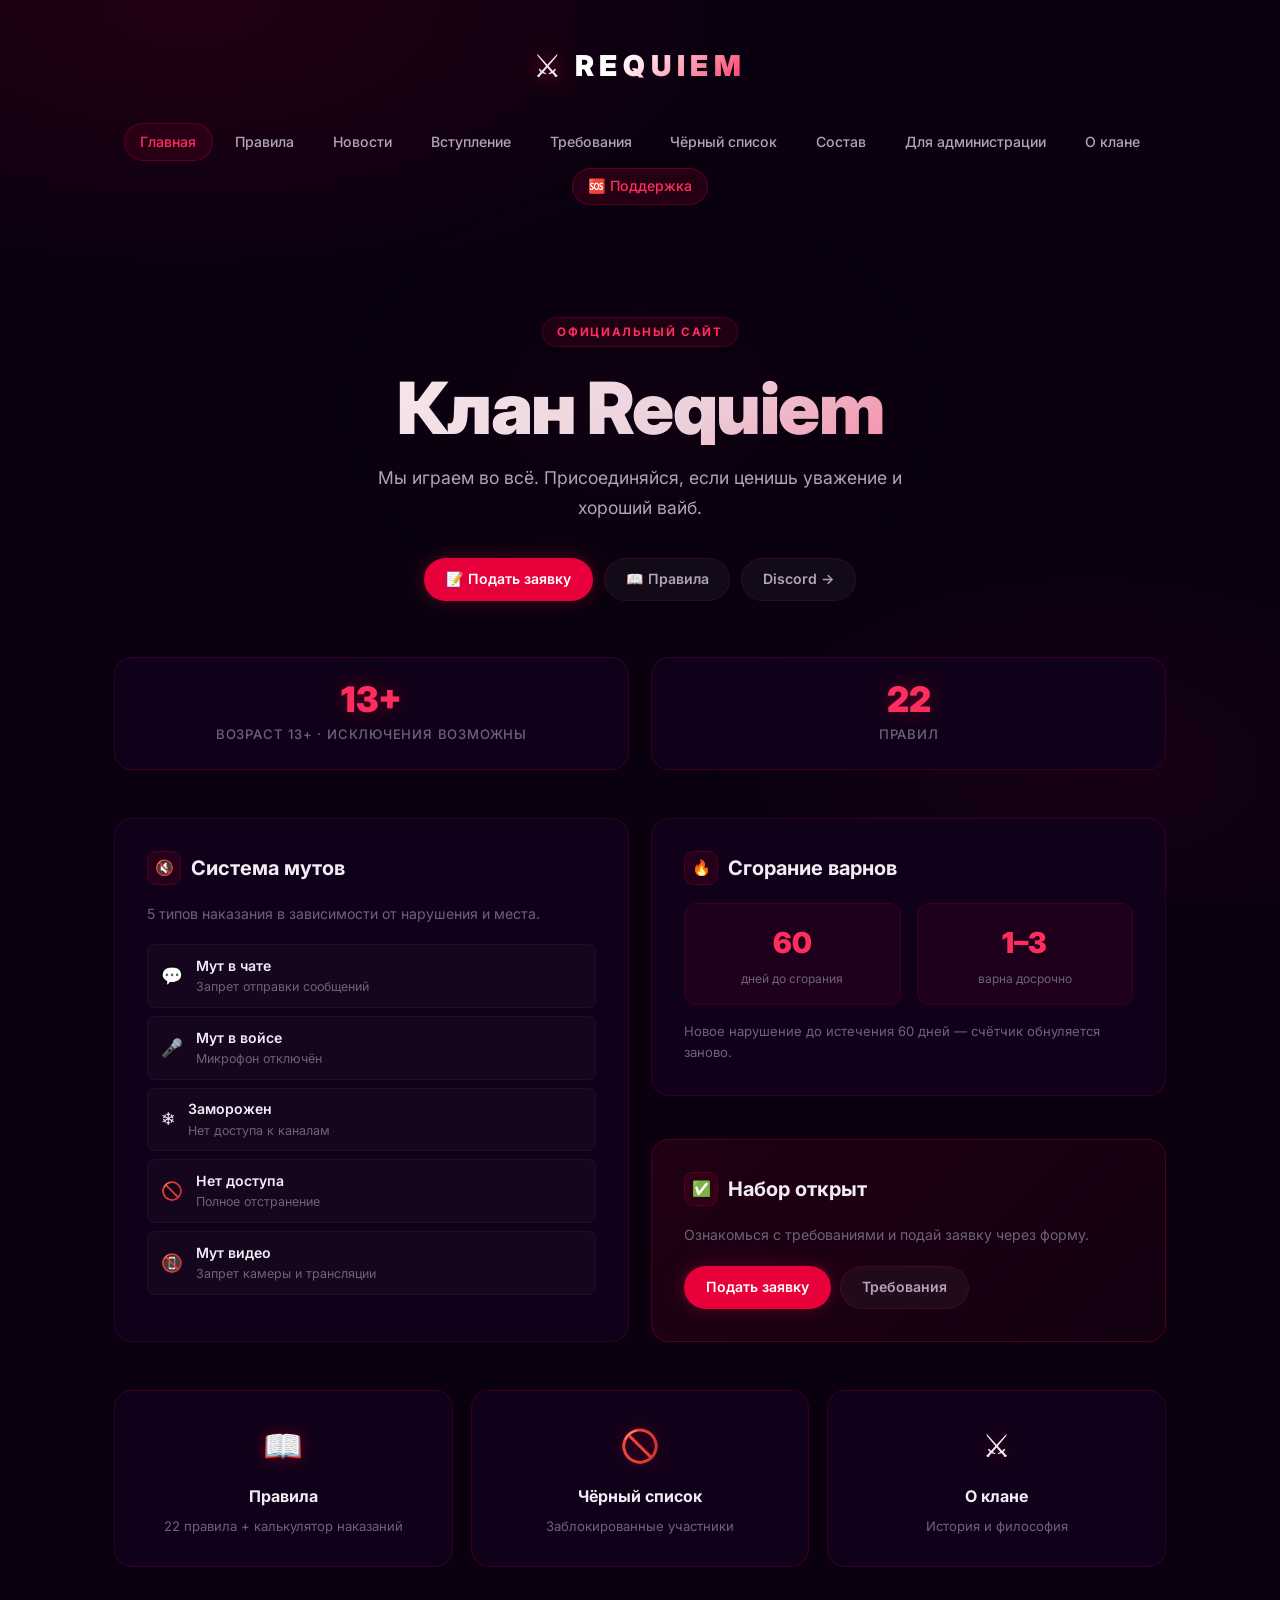
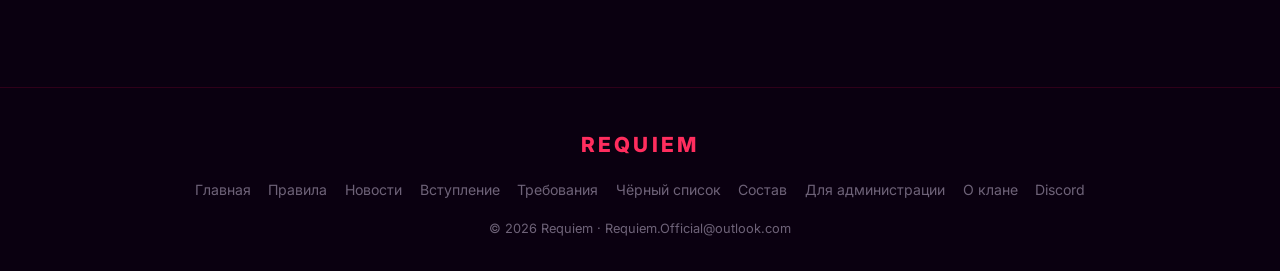
<file: index.html>
<!DOCTYPE html>
<html lang="ru">
<head>
<meta charset="UTF-8">
<meta name="viewport" content="width=device-width, initial-scale=1.0">
<title>Requiem — Клан</title>
<meta name="description" content="Официальный сайт клана Requiem. Правила, состав, вступление.">
<link rel="stylesheet" href="style.css">
</head>
<body>
<div class="progress-bar" id="progressBar"></div>
<button class="scroll-top" id="scrollTop" >↑</button>

<header>
  <div class="container">
    <div class="site-brand">
      <span class="brand-icon">⚔️</span>
      <span class="brand-name">Requiem</span>
    </div>
    <nav class="main-nav">
      <a href="index.html" class="nav-link active">Главная</a>
      <a href="rules.html" class="nav-link">Правила</a>
      <a href="news.html" class="nav-link">Новости</a>
      <a href="join.html" class="nav-link">Вступление</a>
      <a href="requirements.html" class="nav-link">Требования</a>
      <a href="blacklist.html" class="nav-link">Чёрный список</a>
      <a href="members.html" class="nav-link">Состав</a>
      <a href="staff-guide.html" class="nav-link">Для администрации</a>
      <a href="about.html" class="nav-link">О клане</a>
      <a href="support.html" class="nav-link" style="background:rgba(232,0,58,0.12);color:var(--red-light);border:1px solid rgba(232,0,58,0.28);">🆘 Поддержка</a>
    </nav>
  </div>
</header>

<main>
  <section class="page-hero">
    <span class="page-hero-label">Официальный сайт</span>
    <h1>Клан Requiem</h1>
    <p>Мы играем во всё. Присоединяйся, если ценишь уважение и хороший вайб.</p>
    <div class="hero-actions">
      <a href="join.html" class="btn btn-primary">📝 Подать заявку</a>
      <a href="rules.html" class="btn btn-ghost">📖 Правила</a>
      <a href="https://discord.gg/u769kvpCT5" target="_blank" class="btn btn-ghost">Discord →</a>
    </div>
  </section>

  <div class="container">

    <div class="grid-2 fade-in d1" style="margin-bottom:1.5rem;">
      <div class="card" style="text-align:center;padding:1.5rem 1rem;">
        <div style="font-size:2.2rem;font-weight:900;color:var(--red-light);line-height:1;text-shadow:0 0 20px var(--red-glow);">13+</div>
        <div style="font-size:0.82rem;color:var(--text-muted);margin-top:0.4rem;font-weight:500;text-transform:uppercase;letter-spacing:0.06em;">Возраст 13+ · исключения возможны</div>
      </div>
      <div class="card" style="text-align:center;padding:1.5rem 1rem;">
        <div style="font-size:2.2rem;font-weight:900;color:var(--red-light);line-height:1;text-shadow:0 0 20px var(--red-glow);">22</div>
        <div style="font-size:0.82rem;color:var(--text-muted);margin-top:0.4rem;font-weight:500;text-transform:uppercase;letter-spacing:0.06em;">Правил</div>
      </div>
    </div>

    <div class="grid-2 fade-in d2" style="margin-bottom:1.5rem;">

      <div class="card">
        <h2 class="card-title"><span class="icon">🔇</span>Система мутов</h2>
        <p style="color:var(--text-muted);font-size:0.88rem;margin-bottom:1.2rem;">5 типов наказания в зависимости от нарушения и места.</p>
        <div style="display:flex;flex-direction:column;gap:0.5rem;">
          <div style="display:flex;align-items:center;gap:0.8rem;padding:0.6rem 0.8rem;background:rgba(255,255,255,0.02);border-radius:8px;border:1px solid rgba(255,255,255,0.04);">
            <span style="font-size:1.1rem;">💬</span>
            <div>
              <div style="font-size:0.88rem;font-weight:600;color:var(--text);">Мут в чате</div>
              <div style="font-size:0.78rem;color:var(--text-muted);">Запрет отправки сообщений</div>
            </div>
          </div>
          <div style="display:flex;align-items:center;gap:0.8rem;padding:0.6rem 0.8rem;background:rgba(255,255,255,0.02);border-radius:8px;border:1px solid rgba(255,255,255,0.04);">
            <span style="font-size:1.1rem;">🎤</span>
            <div>
              <div style="font-size:0.88rem;font-weight:600;color:var(--text);">Мут в войсе</div>
              <div style="font-size:0.78rem;color:var(--text-muted);">Микрофон отключён</div>
            </div>
          </div>
          <div style="display:flex;align-items:center;gap:0.8rem;padding:0.6rem 0.8rem;background:rgba(255,255,255,0.02);border-radius:8px;border:1px solid rgba(255,255,255,0.04);">
            <span style="font-size:1.1rem;">❄️</span>
            <div>
              <div style="font-size:0.88rem;font-weight:600;color:var(--text);">Заморожен</div>
              <div style="font-size:0.78rem;color:var(--text-muted);">Нет доступа к каналам</div>
            </div>
          </div>
          <div style="display:flex;align-items:center;gap:0.8rem;padding:0.6rem 0.8rem;background:rgba(255,255,255,0.02);border-radius:8px;border:1px solid rgba(255,255,255,0.04);">
            <span style="font-size:1.1rem;">🚫</span>
            <div>
              <div style="font-size:0.88rem;font-weight:600;color:var(--text);">Нет доступа</div>
              <div style="font-size:0.78rem;color:var(--text-muted);">Полное отстранение</div>
            </div>
          </div>
          <div style="display:flex;align-items:center;gap:0.8rem;padding:0.6rem 0.8rem;background:rgba(255,255,255,0.02);border-radius:8px;border:1px solid rgba(255,255,255,0.04);">
            <span style="font-size:1.1rem;">📵</span>
            <div>
              <div style="font-size:0.88rem;font-weight:600;color:var(--text);">Мут видео</div>
              <div style="font-size:0.78rem;color:var(--text-muted);">Запрет камеры и трансляции</div>
            </div>
          </div>
        </div>
      </div>

      <div style="display:flex;flex-direction:column;gap:1.2rem;">

        <div class="card">
          <h2 class="card-title"><span class="icon">🔥</span>Сгорание варнов</h2>
          <div style="display:flex;gap:1rem;margin-bottom:1rem;">
            <div style="flex:1;text-align:center;padding:1rem;background:rgba(232,0,58,0.06);border:1px solid rgba(232,0,58,0.15);border-radius:12px;">
              <div style="font-size:1.8rem;font-weight:900;color:var(--red-light);">60</div>
              <div style="font-size:0.75rem;color:var(--text-muted);margin-top:0.2rem;">дней до сгорания</div>
            </div>
            <div style="flex:1;text-align:center;padding:1rem;background:rgba(232,0,58,0.06);border:1px solid rgba(232,0,58,0.15);border-radius:12px;">
              <div style="font-size:1.8rem;font-weight:900;color:var(--red-light);">1–3</div>
              <div style="font-size:0.75rem;color:var(--text-muted);margin-top:0.2rem;">варна досрочно</div>
            </div>
          </div>
          <p style="font-size:0.82rem;color:var(--text-muted);">Новое нарушение до истечения 60 дней — счётчик обнуляется заново.</p>
        </div>

        <div class="card" style="background:linear-gradient(135deg,rgba(232,0,58,0.1),rgba(232,0,58,0.04));border-color:rgba(232,0,58,0.25);">
          <h2 class="card-title"><span class="icon">✅</span>Набор открыт</h2>
          <p style="color:var(--text-muted);font-size:0.88rem;margin-bottom:1.2rem;">Ознакомься с требованиями и подай заявку через форму.</p>
          <div style="display:flex;gap:0.6rem;flex-wrap:wrap;">
            <a href="join.html" class="btn btn-primary">Подать заявку</a>
            <a href="requirements.html" class="btn btn-ghost">Требования</a>
          </div>
        </div>

      </div>
    </div>

    <div class="grid-3 fade-in d3">
      <a href="rules.html" class="card" style="text-decoration:none;display:block;text-align:center;padding:1.8rem 1rem;">
        <div style="font-size:2rem;margin-bottom:0.8rem;filter:drop-shadow(0 0 8px var(--red-glow));">📖</div>
        <div style="font-weight:700;color:var(--text);margin-bottom:0.4rem;">Правила</div>
        <div style="font-size:0.82rem;color:var(--text-muted);">22 правила + калькулятор наказаний</div>
      </a>
      <a href="blacklist.html" class="card" style="text-decoration:none;display:block;text-align:center;padding:1.8rem 1rem;">
        <div style="font-size:2rem;margin-bottom:0.8rem;filter:drop-shadow(0 0 8px var(--red-glow));">🚫</div>
        <div style="font-weight:700;color:var(--text);margin-bottom:0.4rem;">Чёрный список</div>
        <div style="font-size:0.82rem;color:var(--text-muted);">Заблокированные участники</div>
      </a>
      <a href="about.html" class="card" style="text-decoration:none;display:block;text-align:center;padding:1.8rem 1rem;">
        <div style="font-size:2rem;margin-bottom:0.8rem;filter:drop-shadow(0 0 8px var(--red-glow));">⚔️</div>
        <div style="font-weight:700;color:var(--text);margin-bottom:0.4rem;">О клане</div>
        <div style="font-size:0.82rem;color:var(--text-muted);">История и философия</div>
      </a>
    </div>

  </div>
</main>

<footer>
  <div class="container">
    <div class="footer-brand">REQUIEM</div>
    <div class="footer-links">
      <a href="index.html" class="footer-link">Главная</a>
      <a href="rules.html" class="footer-link">Правила</a>
      <a href="news.html" class="footer-link">Новости</a>
      <a href="join.html" class="footer-link">Вступление</a>
      <a href="requirements.html" class="footer-link">Требования</a>
      <a href="blacklist.html" class="footer-link">Чёрный список</a>
      <a href="members.html" class="footer-link">Состав</a>
      <a href="staff-guide.html" class="footer-link">Для администрации</a>
      <a href="about.html" class="footer-link">О клане</a>
      <a href="https://discord.gg/u769kvpCT5" target="_blank" class="footer-link">Discord</a>
    </div>
    <div class="footer-copy">© 2026 Requiem · Requiem.Official@outlook.com</div>
  </div>
</footer>

<script src="script.js"></script>
</body>
</html>
</file>
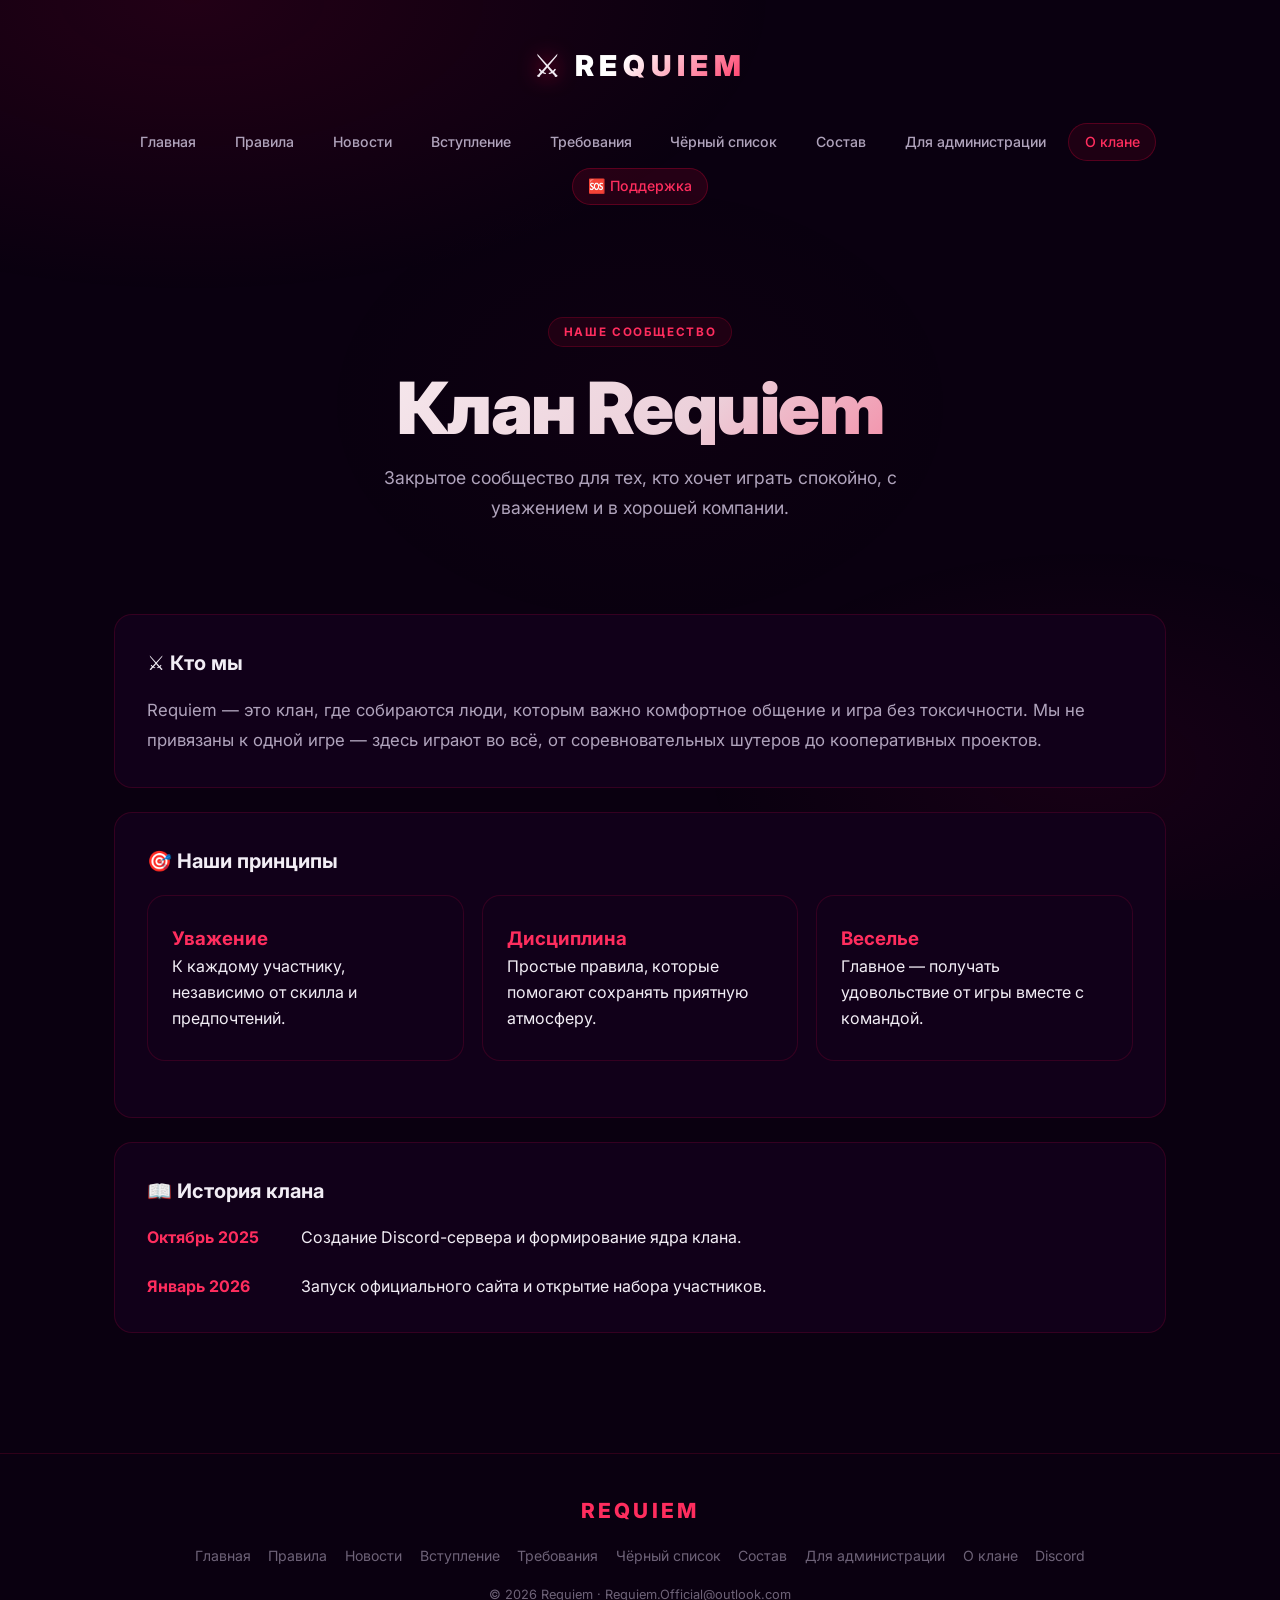
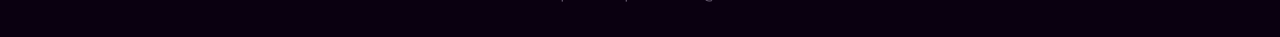
<file: about.html>
<!DOCTYPE html>
<html lang="ru">
<head>
<meta charset="UTF-8">
<meta name="viewport" content="width=device-width, initial-scale=1.0">
<title>О клане — Requiem</title>
<link rel="stylesheet" href="style.css">
</head>
<body>
<div class="progress-bar" id="progressBar"></div>
<button class="scroll-top" id="scrollTop">↑</button>

<header>
  <div class="container">
    <div class="site-brand">
      <span class="brand-icon">⚔️</span>
      <span class="brand-name">Requiem</span>
    </div>
    <nav class="main-nav">
      <a href="index.html" class="nav-link">Главная</a>
      <a href="rules.html" class="nav-link">Правила</a>
      <a href="news.html" class="nav-link">Новости</a>
      <a href="join.html" class="nav-link">Вступление</a>
      <a href="requirements.html" class="nav-link">Требования</a>
      <a href="blacklist.html" class="nav-link">Чёрный список</a>
      <a href="members.html" class="nav-link">Состав</a>
      <a href="staff-guide.html" class="nav-link">Для администрации</a>
      <a href="about.html" class="nav-link active">О клане</a>
      <a href="support.html" class="nav-link" style="background:rgba(232,0,58,0.12);color:var(--red-light);border:1px solid rgba(232,0,58,0.28);">🆘 Поддержка</a>
    </nav>
  </div>
</header>

<main>
  <section class="page-hero">
    <span class="page-hero-label">Наше сообщество</span>
    <h1>Клан Requiem</h1>
    <p>Закрытое сообщество для тех, кто хочет играть спокойно, с уважением и в хорошей компании.</p>
  </section>

  <div class="container">

    <div class="card">
      <h2 class="card-title">⚔️ Кто мы</h2>
      <p style="font-size:1.05rem; line-height:1.75; color:var(--text-secondary);">
        Requiem — это клан, где собираются люди, которым важно комфортное общение и игра без токсичности. 
        Мы не привязаны к одной игре — здесь играют во всё, от соревновательных шутеров до кооперативных проектов.
      </p>
    </div>

    <div class="card">
      <h2 class="card-title">🎯 Наши принципы</h2>
      <div class="grid-3">
        <div class="card" style="padding:1.8rem 1.5rem;">
          <h3 style="color:var(--red-light);">Уважение</h3>
          <p>К каждому участнику, независимо от скилла и предпочтений.</p>
        </div>
        <div class="card" style="padding:1.8rem 1.5rem;">
          <h3 style="color:var(--red-light);">Дисциплина</h3>
          <p>Простые правила, которые помогают сохранять приятную атмосферу.</p>
        </div>
        <div class="card" style="padding:1.8rem 1.5rem;">
          <h3 style="color:var(--red-light);">Веселье</h3>
          <p>Главное — получать удовольствие от игры вместе с командой.</p>
        </div>
      </div>
    </div>

    <div class="card">
      <h2 class="card-title">📖 История клана</h2>
      <div style="display:grid; gap:1.5rem; margin-top:1rem;">
        <div style="display:flex; gap:1.5rem;">
          <div style="min-width:130px; color:var(--red-light); font-weight:700;">Октябрь 2025</div>
          <div>Создание Discord-сервера и формирование ядра клана.</div>
        </div>
        <div style="display:flex; gap:1.5rem;">
          <div style="min-width:130px; color:var(--red-light); font-weight:700;">Январь 2026</div>
          <div>Запуск официального сайта и открытие набора участников.</div>
        </div>
      </div>
    </div>

  </div>
</main>

<footer>
  <div class="container">
    <div class="footer-brand">REQUIEM</div>
    <div class="footer-links">
      <a href="index.html" class="footer-link">Главная</a>
      <a href="rules.html" class="footer-link">Правила</a>
      <a href="news.html" class="footer-link">Новости</a>
      <a href="join.html" class="footer-link">Вступление</a>
      <a href="requirements.html" class="footer-link">Требования</a>
      <a href="blacklist.html" class="footer-link">Чёрный список</a>
      <a href="members.html" class="footer-link">Состав</a>
      <a href="staff-guide.html" class="footer-link">Для администрации</a>
      <a href="about.html" class="footer-link">О клане</a>
      <a href="https://discord.gg/u769kvpCT5" target="_blank" class="footer-link">Discord</a>
    </div>
    <div class="footer-copy">© 2026 Requiem · Requiem.Official@outlook.com</div>
  </div>
</footer>

<script src="script.js"></script>
</body>
</html>
</file>
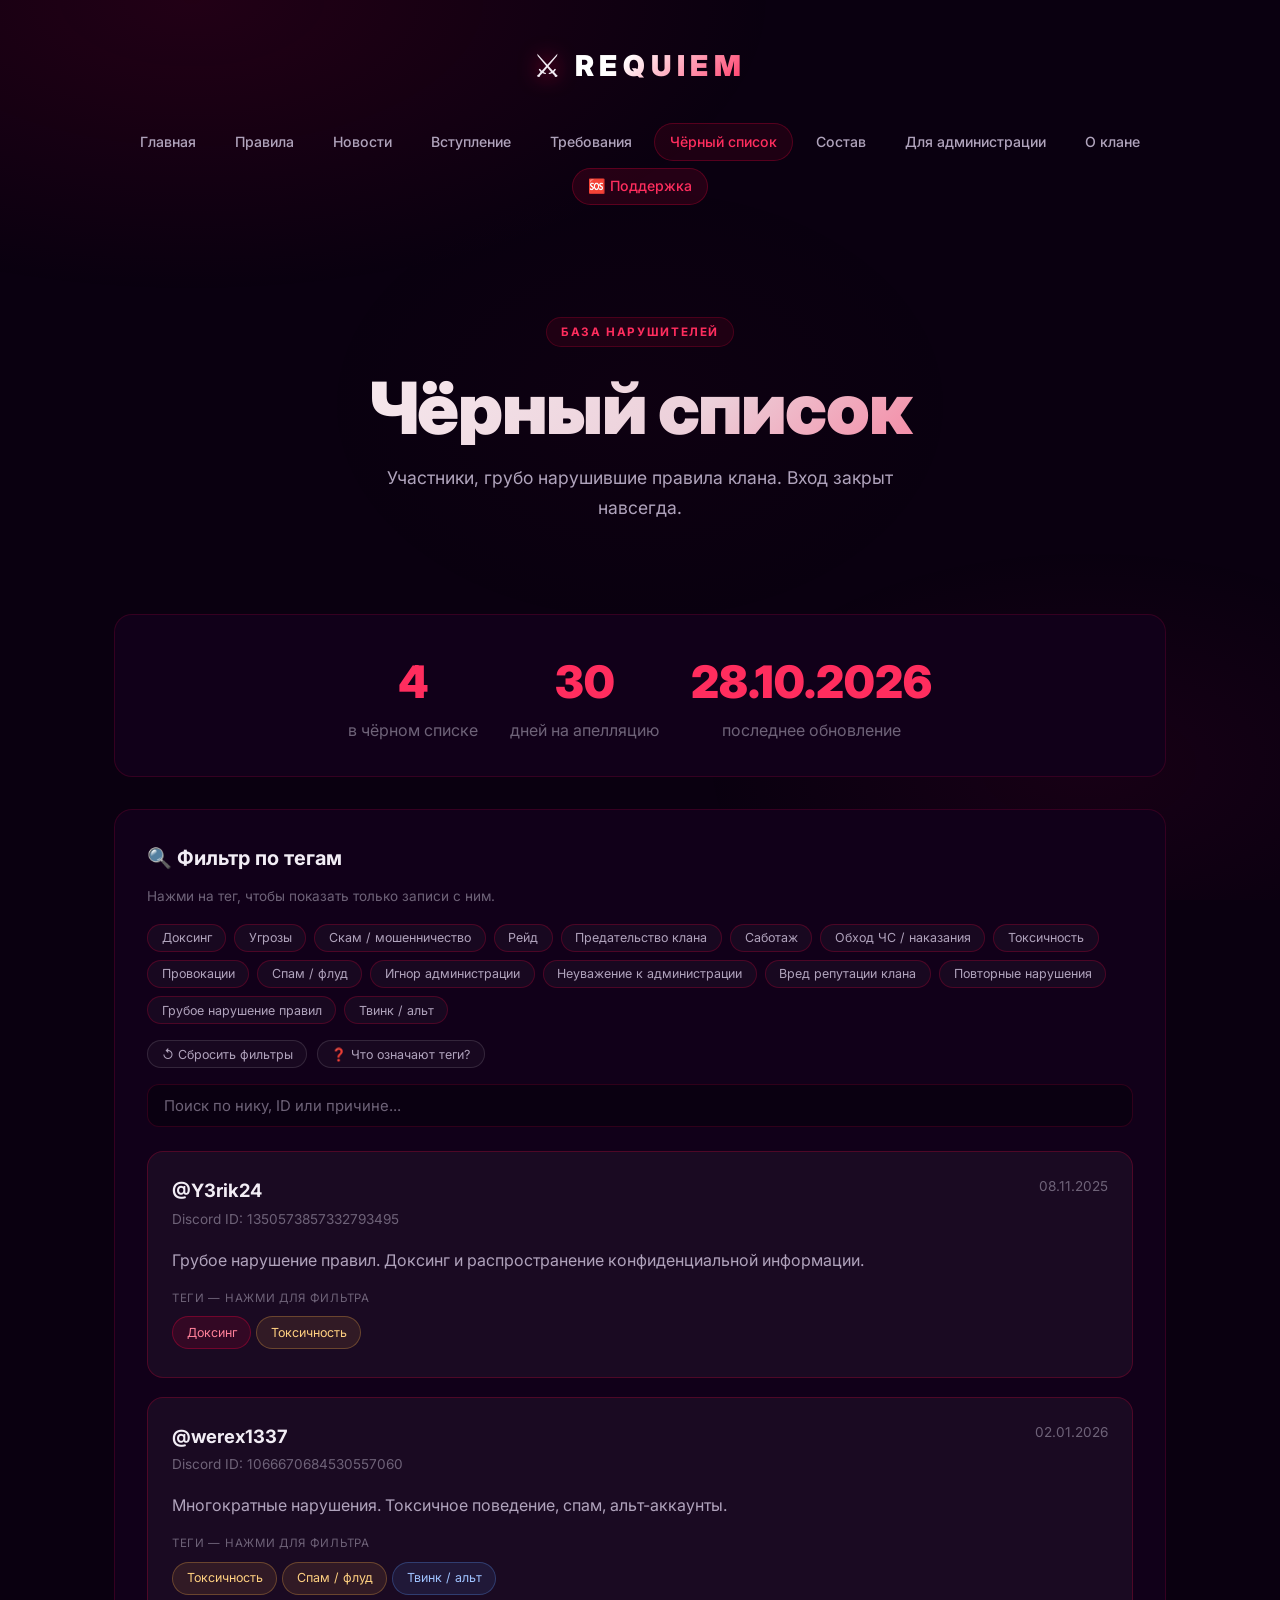
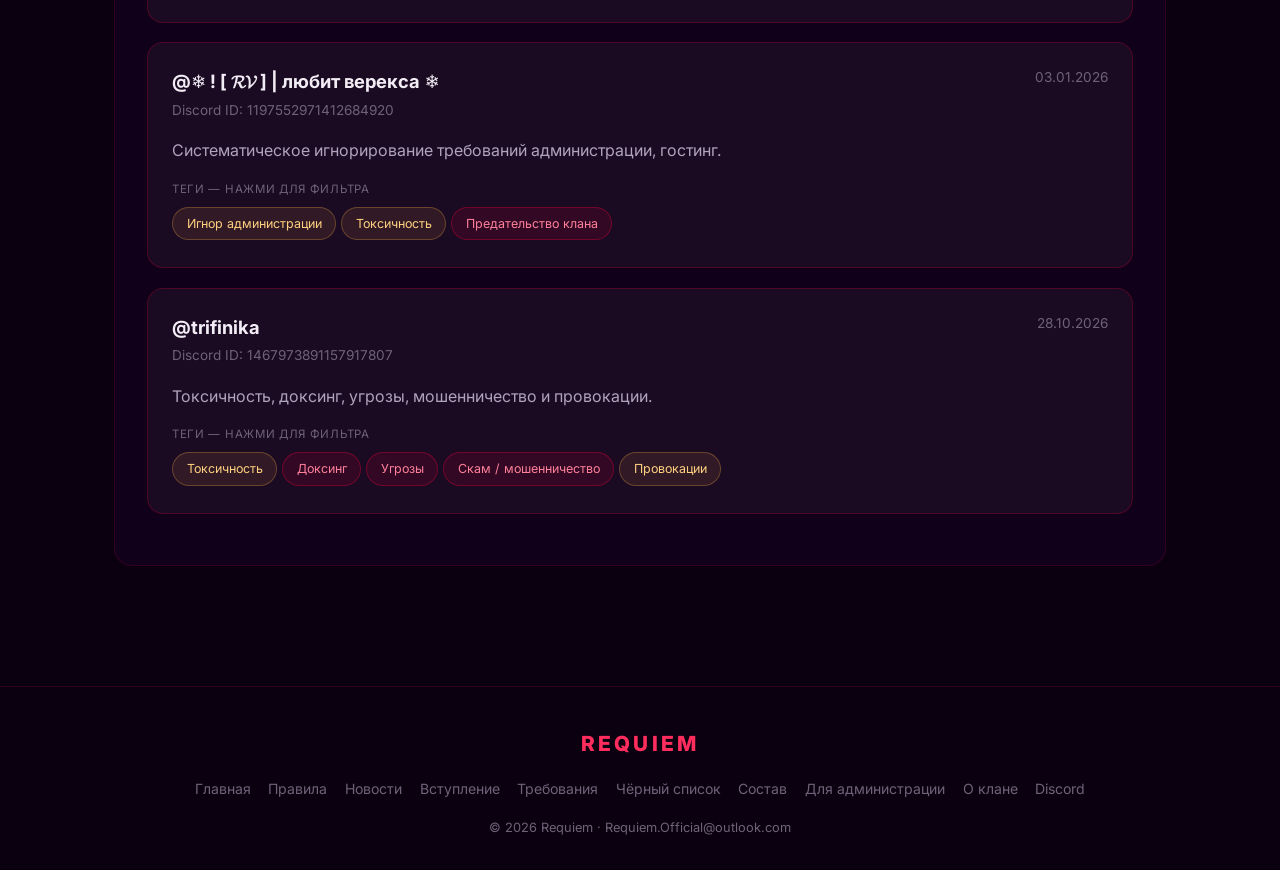
<file: blacklist.html>
<!DOCTYPE html>
<html lang="ru">
<head>
<meta charset="UTF-8">
<meta name="viewport" content="width=device-width, initial-scale=1.0">
<title>Чёрный список — Requiem</title>
<link rel="stylesheet" href="style.css">
<style>
.blacklist-item {
  background: var(--glass);
  border: 1px solid rgba(232,0,58,0.25);
  border-radius: 16px;
  padding: 1.5rem;
  margin-bottom: 1.2rem;
  transition: all 0.25s ease;
}
.blacklist-item:hover {
  border-color: var(--red-light);
  transform: translateY(-3px);
  box-shadow: 0 10px 25px rgba(232,0,58,0.15);
}
.filter-tags {
  display: flex;
  flex-wrap: wrap;
  gap: 0.5rem;
  margin-bottom: 1rem;
}
.filter-tag, .tag {
  font-family: inherit;
  font-size: 0.78rem;
  padding: 0.35rem 0.85rem;
  border-radius: 999px;
  border: 1px solid rgba(232,0,58,0.25);
  background: rgba(255,255,255,0.03);
  color: var(--text-secondary);
  transition: all 0.2s ease;
  user-select: none;
}
.filter-tag { cursor: pointer; }
.filter-tag:hover {
  transform: translateY(-1px);
  border-color: var(--red-light);
  color: var(--text);
}
.filter-tag.active {
  background: var(--red-subtle);
  border-color: rgba(232,0,58,0.45);
  color: var(--red-light);
  box-shadow: 0 0 12px rgba(232,0,58,0.15);
}
.tag { margin: 0.2rem 0.3rem 0.2rem 0; display: inline-block; cursor: default; }
.tag-unknown { border-style: dashed; opacity: 0.85; }
.tag-dox { background: rgba(163,230,53,0.1); border-color: rgba(163,230,53,0.3); color: #c9f76f; }
.tag-toxic { background: rgba(232,0,58,0.1); border-color: rgba(232,0,58,0.3); color: #ff8099; }
.tag-spam { background: rgba(255,179,71,0.1); border-color: rgba(255,179,71,0.3); color: #ffd080; }
.tag-alt { background: rgba(100,200,100,0.1); border-color: rgba(100,200,100,0.3); color: #80ff80; }
.tag-severe { background: rgba(232,0,58,0.12); border-color: rgba(232,0,58,0.35); color: #ff8099; }
.tag-warning { background: rgba(255,179,71,0.10); border-color: rgba(255,179,71,0.28); color: #ffd080; }
.tag-info { background: rgba(91,156,255,0.10); border-color: rgba(91,156,255,0.28); color: #9fc2ff; }
.tag-legend { margin-top:1.2rem; display:grid; grid-template-columns:repeat(auto-fit,minmax(240px,1fr)); gap:.65rem; }
.tag-help { padding:.8rem .9rem; border:1px solid rgba(255,255,255,.07); border-radius:12px; background:rgba(255,255,255,.025); }
.tag-help strong { display:block; font-size:.85rem; margin-bottom:.2rem; }
.tag-help span { display:block; font-size:.76rem; color:var(--text-muted); line-height:1.45; }
.tag-legend-title { margin-top:1.25rem; font-size:.85rem; font-weight:700; color:var(--text-secondary); }
.tag-help-toggle { margin:.25rem 0 1rem; }
.tag-legend[hidden] { display:none; }
.filter-actions { display:flex; gap:.6rem; flex-wrap:wrap; margin-bottom:1rem; }
.filter-reset { font-family:inherit; font-size:.78rem; padding:.35rem .85rem; border-radius:999px; border:1px solid rgba(255,255,255,.12); background:rgba(255,255,255,.03); color:var(--text-secondary); cursor:pointer; }
.filter-reset:hover { border-color:var(--red-light); color:var(--text); }
.filter-results {
  font-size: 0.85rem;
  color: var(--text-muted);
  margin-bottom: 1rem;
  display: none;
}
.filter-results.show { display: block; }

.tag-modal { position:fixed; inset:0; z-index:9999; display:none; align-items:center; justify-content:center; padding:18px; background:rgba(0,0,0,.72); backdrop-filter:blur(6px); }
.tag-modal.open { display:flex; }
.tag-modal-panel { width:min(760px,100%); max-height:86vh; overflow:auto; background:#111318; border:1px solid rgba(232,0,58,.28); border-radius:18px; box-shadow:0 24px 80px rgba(0,0,0,.55); }
.tag-modal-head { position:sticky; top:0; z-index:2; display:flex; align-items:center; justify-content:space-between; gap:1rem; padding:1rem 1.15rem; background:rgba(17,19,24,.96); border-bottom:1px solid rgba(255,255,255,.08); }
.tag-modal-head h3 { margin:0; font-size:1.05rem; }
.tag-modal-close { border:1px solid rgba(255,255,255,.14); background:rgba(255,255,255,.04); color:var(--text); border-radius:10px; padding:.45rem .7rem; cursor:pointer; }
.tag-modal-body { padding:1.1rem; }
.tag-group { margin-bottom:1.25rem; }
.tag-group:last-child { margin-bottom:0; }
.tag-group-title { margin:0 0 .65rem; font-size:.82rem; text-transform:uppercase; letter-spacing:.08em; color:var(--text-muted); }
.tag-help { padding:.9rem 1rem; margin-bottom:.55rem; border:1px solid rgba(255,255,255,.07); border-radius:12px; background:rgba(255,255,255,.025); }
.tag-help strong { display:flex; align-items:center; gap:.5rem; margin-bottom:.35rem; }
.tag-help .tag-desc { font-size:.8rem; color:var(--text-muted); line-height:1.55; }
</style>
</head>
<body>
<div class="progress-bar" id="progressBar"></div>
<button class="scroll-top" id="scrollTop">↑</button>

<header>
  <div class="container">
    <div class="site-brand"><span class="brand-icon">⚔️</span><span class="brand-name">Requiem</span></div>
    <nav class="main-nav">
      <a href="index.html" class="nav-link">Главная</a>
      <a href="rules.html" class="nav-link">Правила</a>
      <a href="news.html" class="nav-link">Новости</a>
      <a href="join.html" class="nav-link">Вступление</a>
      <a href="requirements.html" class="nav-link">Требования</a>
      <a href="blacklist.html" class="nav-link active">Чёрный список</a>
      <a href="members.html" class="nav-link">Состав</a>
      <a href="staff-guide.html" class="nav-link">Для администрации</a>
      <a href="about.html" class="nav-link">О клане</a>
      <a href="support.html" class="nav-link" style="background:rgba(232,0,58,0.12);color:var(--red-light);border:1px solid rgba(232,0,58,0.28);">🆘 Поддержка</a>
    </nav>
  </div>
</header>

<main>
  <section class="page-hero">
    <span class="page-hero-label">База нарушителей</span>
    <h1>Чёрный список</h1>
    <p>Участники, грубо нарушившие правила клана. Вход закрыт навсегда.</p>
  </section>

  <div class="container">
    <div class="card" style="margin-bottom: 2rem;">
      <div style="display:flex;flex-wrap:wrap;gap:2rem;justify-content:center;text-align:center;">
        <div><div style="font-size:2.8rem;font-weight:900;color:var(--red-light);" id="count">0</div><div style="color:var(--text-muted);">в чёрном списке</div></div>
        <div><div style="font-size:2.8rem;font-weight:900;color:var(--red-light);">30</div><div style="color:var(--text-muted);">дней на апелляцию</div></div>
        <div><div style="font-size:2.8rem;font-weight:900;color:var(--red-light);" id="lastUpdate">—</div><div style="color:var(--text-muted);">последнее обновление</div></div>
      </div>
    </div>

    <div class="card">
      <h2 class="card-title" style="margin-bottom:0.75rem;">🔍 Фильтр по тегам</h2>
      <p style="font-size:0.85rem;color:var(--text-muted);margin-bottom:1rem;">Нажми на тег, чтобы показать только записи с ним.</p>
      <div id="filterBar"></div>
      <div class="filter-actions">
        <button type="button" class="filter-reset" id="resetFilters">↺ Сбросить фильтры</button>
        <button type="button" class="filter-reset" id="tagHelpToggle" aria-expanded="false">❓ Что означают теги?</button>
      </div>

      <div class="filter-results" id="filterResults">Показано: <span id="matchCount">0</span></div>
      <input type="text" id="searchInput" class="search-input" placeholder="Поиск по нику, ID или причине...">
      <div id="blacklistContainer" style="margin-top:1.5rem;"></div>
    </div>
  </div>
</main>
<div class="tag-modal" id="tagModal" aria-hidden="true">
  <div class="tag-modal-panel" role="dialog" aria-modal="true" aria-labelledby="tagModalTitle">
    <div class="tag-modal-head"><h3 id="tagModalTitle">❓ Что означают теги</h3><button class="tag-modal-close" id="tagModalClose">✕ Закрыть</button></div>
    <div class="tag-modal-body" id="tagLegend"></div>
  </div>
</div>


<footer>
  <div class="container">
    <div class="footer-brand">REQUIEM</div>
    <div class="footer-links">
      <a href="index.html" class="footer-link">Главная</a>
      <a href="rules.html" class="footer-link">Правила</a>
      <a href="news.html" class="footer-link">Новости</a>
      <a href="join.html" class="footer-link">Вступление</a>
      <a href="requirements.html" class="footer-link">Требования</a>
      <a href="blacklist.html" class="footer-link">Чёрный список</a>
      <a href="members.html" class="footer-link">Состав</a>
      <a href="staff-guide.html" class="footer-link">Для администрации</a>
      <a href="about.html" class="footer-link">О клане</a>
      <a href="https://discord.gg/u769kvpCT5" target="_blank" class="footer-link">Discord</a>
    </div>
    <div class="footer-copy">© 2026 Requiem · Requiem.Official@outlook.com</div>
  </div>
</footer>

<script>
function escapeHtml(text) {
  if (!text) return '';
  const div = document.createElement('div');
  div.textContent = text;
  return div.innerHTML;
}

function setActiveFilterButtons(attr, activeKey) {
  document.querySelectorAll(`[${attr}]`).forEach(btn => {
    btn.classList.toggle('active', btn.getAttribute(attr) === activeKey);
  });
}

const BLACKLIST_TAG_INFO = {
  'dox': { label: 'Доксинг', class: 'tag-severe', desc: 'Публикация, передача или попытка найти и распространить личные данные другого человека без его согласия — например, настоящее имя, адрес, номер телефона, личные аккаунты или другую приватную информацию.' },
  'threats': { label: 'Угрозы', class: 'tag-severe', desc: 'Серьёзные угрозы в адрес участников, администрации или клана, а также запугивание и давление с целью заставить человека что-либо сделать или прекратить делать.' },
  'scam': { label: 'Скам / мошенничество', class: 'tag-severe', desc: 'Намеренный обман ради выгоды: попытка получить деньги, игровые предметы, аккаунты или другие ценности нечестным способом, включая ложные обещания и поддельные сделки.' },
  'raid': { label: 'Рейд', class: 'tag-severe', desc: 'Организация или участие в массовой атаке на сервер или ресурсы клана: спам, массовые нарушения, попытки сорвать работу сообщества или привлечь других людей к такой атаке.' },
  'betrayal': { label: 'Предательство клана', class: 'tag-severe', desc: 'Осознанные действия участника против клана или его команды: помощь противникам клана, передача закрытой внутренней информации, намеренная подстава участников или другие действия, серьёзно подрывающие доверие.' },
  'sabotage': { label: 'Саботаж', class: 'tag-severe', desc: 'Намеренные действия, цель которых — помешать работе клана или причинить вред его ресурсам: срыв мероприятий, удаление или порча материалов, злоупотребление доступом и похожие действия.' },
  'ban-evasion': { label: 'Обход ЧС / наказания', class: 'tag-severe', desc: 'Попытка вернуться или получить доступ в обход выданного ограничения — например, через дополнительный аккаунт, чужой аккаунт или другие способы обхода решения администрации.' },
  'toxic': { label: 'Токсичность', class: 'tag-warning', desc: 'Регулярные оскорбления, унижения, травля, агрессивное общение или поведение, которое постоянно создаёт конфликты и мешает нормальному общению участников.' },
  'provocation': { label: 'Провокации', class: 'tag-warning', desc: 'Намеренные сообщения или действия, рассчитанные на то, чтобы вызвать ссору, вывести участников на агрессию, столкнуть людей между собой или специально продолжать уже начавшийся конфликт.' },
  'spam': { label: 'Спам / флуд', class: 'tag-warning', desc: 'Частая отправка одинаковых или бессмысленных сообщений, упоминаний и другого контента в количестве, которое засоряет каналы и мешает обычному общению.' },
  'admin-ignore': { label: 'Игнор администрации', class: 'tag-warning', desc: 'Неоднократный отказ выполнять обоснованные требования администрации после предупреждений — например, прекратить нарушение правил или выполнить обязательное требование сервера.' },
  'staff-disrespect': { label: 'Неуважение к администрации', class: 'tag-warning', desc: 'Оскорбления, унижение или постоянное демонстративно неуважительное поведение по отношению к администрации. Обычное несогласие с решением само по себе не считается этим нарушением.' },
  'reputation': { label: 'Вред репутации клана', class: 'tag-severe', desc: 'Намеренное распространение заведомо ложной информации от имени или о клане, выдача себя за представителей клана либо другие действия, способные серьёзно навредить его репутации.' },
  'repeat': { label: 'Повторные нарушения', class: 'tag-warning', desc: 'Человек продолжает нарушать правила после предупреждений или предыдущих наказаний. Тег показывает, что решение связано не с одним случаем, а с повторяющимся поведением.' },
  'severe': { label: 'Грубое нарушение правил', class: 'tag-severe', desc: 'Общий тег для серьёзного нарушения, которое администрация считает достаточным основанием для ЧС, когда более точный тег не описывает ситуацию полностью. Конкретная причина должна быть указана в записи человека.' },
  'alt': { label: 'Твинк / альт', class: 'tag-info', desc: 'Дополнительный аккаунт, связанный с человеком из ЧС. Сам по себе второй аккаунт не является нарушением — тег используется, когда установлена связь с уже внесённым в ЧС пользователем или есть обход ограничений.' }
};

function formatBlacklistTag(tag) {
  const info = BLACKLIST_TAG_INFO[tag];
  if (!info) return `<span class="tag tag-unknown">${escapeHtml(tag)}</span>`;
  return `<span class="tag ${info.class}">${info.label}</span>`;
}

function renderBlacklistFilterBar(active) {
  let html = '<div class="filter-tags">';
  for (const [key, info] of Object.entries(BLACKLIST_TAG_INFO)) {
    const activeClass = key === active ? ' active' : '';
    html += `<button class="filter-tag${activeClass}" data-bl-filter="${key}">${info.label}</button>`;
  }
  html += '</div>';
  return html;
}

function renderTagLegend() {
  const groups = [
    ['Критические нарушения', ['dox','threats','scam','raid','betrayal','sabotage','ban-evasion','reputation','severe']],
    ['Поведение и нарушения правил', ['toxic','provocation','spam','admin-ignore','staff-disrespect','repeat']],
    ['Аккаунты', ['alt']]
  ];
  return groups.map(([title, keys]) => {
    const items = keys.filter(k => BLACKLIST_TAG_INFO[k]).map(k => {
      const info = BLACKLIST_TAG_INFO[k];
      return `<div class="tag-help"><strong><span class="tag ${info.class}">${info.label}</span></strong><div class="tag-desc">${escapeHtml(info.desc)}</div></div>`;
    }).join('');
    return `<section class="tag-group"><h4 class="tag-group-title">${title}</h4>${items}</section>`;
  }).join('');
}

let blacklistData = [];
let activeTagFilter = 'all';
let searchTerm = '';

function parseBlacklistDate(dateStr) {
  if (!dateStr) return 0;
  const parts = dateStr.split('.');
  if (parts.length !== 3) return 0;
  const [d, m, y] = parts.map(Number);
  return new Date(y, m - 1, d).getTime();
}

function getLatestBlacklistDate(data) {
  if (!data.length) return '—';
  let latest = data[0].date;
  let latestTs = parseBlacklistDate(latest);
  for (const entry of data) {
    const ts = parseBlacklistDate(entry.date);
    if (ts > latestTs) { latestTs = ts; latest = entry.date; }
  }
  return latest;
}

function entryMatches(entry) {
  const tags = entry.tags || [];
  const haystack = [entry.username || '', String(entry.id || ''), entry.reason || '', ...tags].join(' ').toLowerCase();
  const matchesSearch = !searchTerm || haystack.includes(searchTerm);
  const matchesTag = activeTagFilter === 'all' || tags.includes(activeTagFilter);
  return matchesSearch && matchesTag;
}

function getFilteredData() {
  return blacklistData.filter(entryMatches);
}

function renderBlacklist(data) {
  const container = document.getElementById('blacklistContainer');
  const matchCount = document.getElementById('matchCount');
  const filterResults = document.getElementById('filterResults');

  matchCount.textContent = data.length;
  filterResults.classList.toggle('show', activeTagFilter !== 'all' || searchTerm);

  if (!data.length) {
    container.innerHTML = '<div style="text-align:center;padding:3rem;color:var(--text-muted);">Ничего не найдено</div>';
    return;
  }

  container.innerHTML = data.map(entry => `
    <div class="blacklist-item">
      <div style="display:flex;justify-content:space-between;align-items:start;margin-bottom:1rem;">
        <div>
          <strong style="font-size:1.15rem;">${escapeHtml(entry.username)}</strong><br>
          <span style="color:var(--text-muted);font-size:0.85rem;">Discord ID: ${escapeHtml(entry.id)}</span>
        </div>
        <div style="text-align:right;color:var(--text-muted);font-size:0.85rem;">${escapeHtml(entry.date)}</div>
      </div>
      <p style="margin-bottom:1rem;color:var(--text-secondary);">${escapeHtml(entry.reason)}</p>
      <div style="font-size:0.72rem;color:var(--text-muted);margin-bottom:0.35rem;text-transform:uppercase;letter-spacing:0.06em;">Теги — нажми для фильтра</div>
      <div>${(entry.tags || []).map(tag => formatBlacklistTag(tag)).join('') || '<span style="color:var(--text-muted);font-size:0.85rem;">—</span>'}</div>
    </div>
  `).join('');
}

function setTagFilter(tag) {
  const requested = tag || 'all';
  activeTagFilter = (requested !== 'all' && activeTagFilter === requested) ? 'all' : requested;
  setActiveFilterButtons('data-bl-filter', activeTagFilter);
  renderBlacklist(getFilteredData());
}

document.addEventListener('click', function(e) {
  const btn = e.target.closest('[data-bl-filter]');
  if (!btn) return;
  e.preventDefault();
  const tag = btn.getAttribute('data-bl-filter');
  setTagFilter(tag);
});

async function loadBlacklist() {
  try {
    const response = await fetch('blacklist.json');
    if (!response.ok) throw new Error('HTTP ' + response.status);
    blacklistData = await response.json();
    if (!Array.isArray(blacklistData)) throw new Error('Invalid JSON');

    document.getElementById('count').textContent = blacklistData.length;
    document.getElementById('lastUpdate').textContent = getLatestBlacklistDate(blacklistData);
    document.getElementById('filterBar').innerHTML = renderBlacklistFilterBar('all');
    document.getElementById('tagLegend').innerHTML = renderTagLegend();
    renderBlacklist(blacklistData);
  } catch (e) {
    console.error(e);
    document.getElementById('blacklistContainer').innerHTML =
      '<div style="text-align:center;padding:3rem;color:var(--text-muted);">Ошибка загрузки blacklist.json</div>';
  }
}

document.getElementById('resetFilters').addEventListener('click', function() {
  activeTagFilter = 'all';
  searchTerm = '';
  document.getElementById('searchInput').value = '';
  setActiveFilterButtons('data-bl-filter', 'all');
  renderBlacklist(blacklistData);
});

const tagModal = document.getElementById('tagModal');
function openTagModal() { tagModal.classList.add('open'); tagModal.setAttribute('aria-hidden','false'); document.body.style.overflow='hidden'; }
function closeTagModal() { tagModal.classList.remove('open'); tagModal.setAttribute('aria-hidden','true'); document.body.style.overflow=''; }
document.getElementById('tagHelpToggle').addEventListener('click', openTagModal);
document.getElementById('tagModalClose').addEventListener('click', closeTagModal);
tagModal.addEventListener('click', e => { if (e.target === tagModal) closeTagModal(); });
document.addEventListener('keydown', e => { if (e.key === 'Escape' && tagModal.classList.contains('open')) closeTagModal(); });

document.getElementById('searchInput').addEventListener('input', function(e) {
  searchTerm = e.target.value.toLowerCase().trim();
  renderBlacklist(getFilteredData());
});

loadBlacklist();
</script>
</body>
</html>
</file>
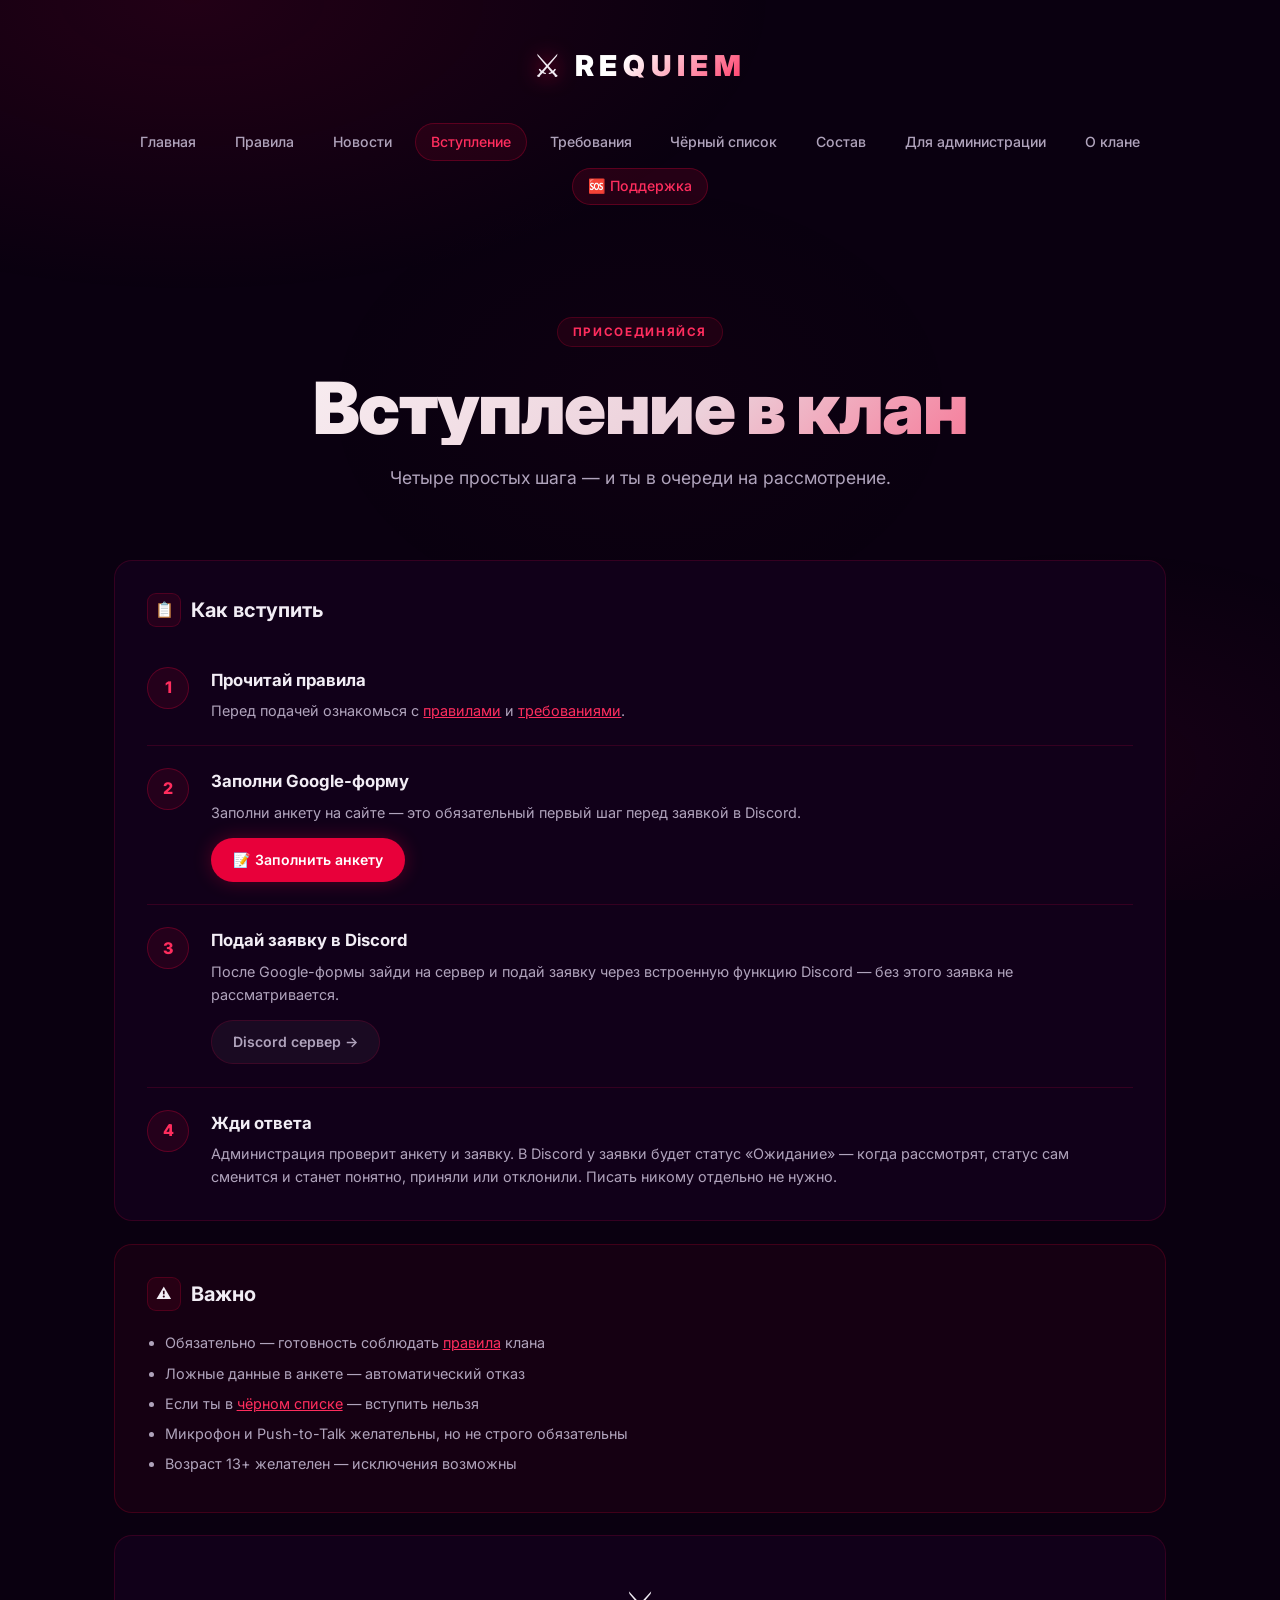
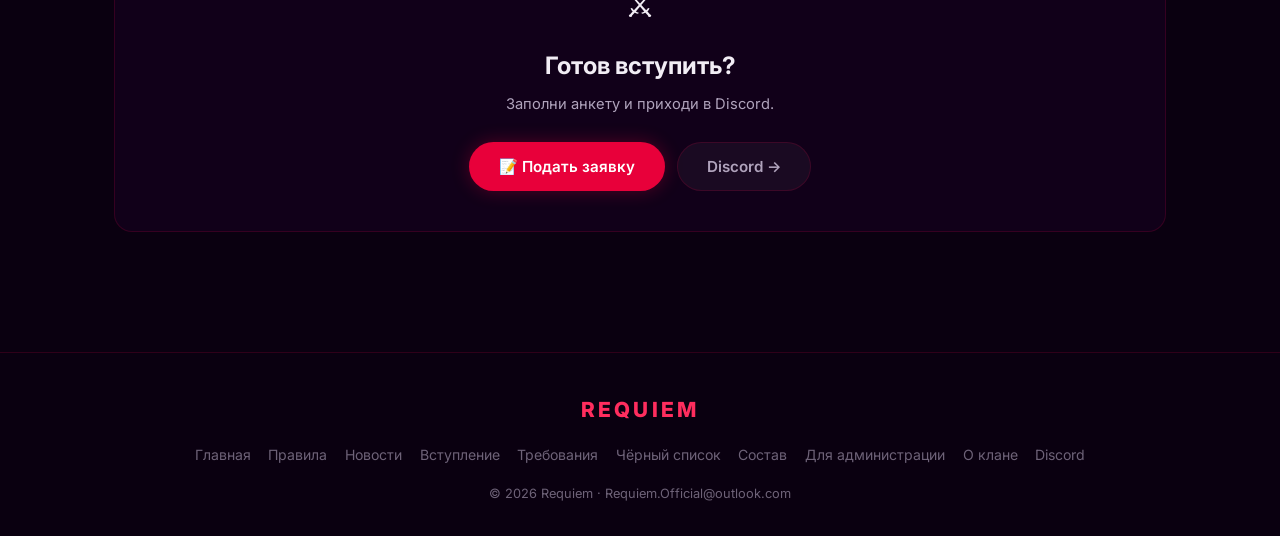
<file: join.html>
<!DOCTYPE html>
<html lang="ru">
<head>
<meta charset="UTF-8">
<meta name="viewport" content="width=device-width, initial-scale=1.0">
<title>Вступление — Requiem</title>
<link rel="stylesheet" href="style.css">
<style>
.step {
  display: flex;
  gap: 1.4rem;
  align-items: flex-start;
  padding: 1.4rem 0;
  border-bottom: 1px solid var(--border);
}
.step:last-child { border-bottom: none; padding-bottom: 0; }
.step:first-child { padding-top: 0; }
.step-num {
  width: 42px; height: 42px; flex-shrink: 0;
  background: var(--red-subtle);
  border: 1px solid rgba(232,0,58,0.3);
  border-radius: 50%;
  display: flex; align-items: center; justify-content: center;
  font-weight: 800; font-size: 1rem; color: var(--red-light);
}
.step-body h3 { font-size: 1.05rem; font-weight: 700; margin-bottom: 0.35rem; color: var(--text); }
.step-body p  { font-size: 0.9rem; color: var(--text-secondary); line-height: 1.6; }

.q-list { display: flex; flex-direction: column; gap: 0.5rem; margin-top: 0.9rem; }
.q-item {
  display: flex; align-items: center; gap: 0.75rem;
  background: rgba(255,255,255,0.03);
  border: 1px solid var(--border);
  border-radius: 10px;
  padding: 0.65rem 1rem;
  font-size: 0.88rem; color: var(--text-secondary);
}
.q-num {
  width: 22px; height: 22px; flex-shrink: 0;
  background: var(--red-subtle); border: 1px solid rgba(232,0,58,0.25);
  border-radius: 50%; display: flex; align-items: center; justify-content: center;
  font-size: 0.7rem; font-weight: 700; color: var(--red-light);
}

.status-row { display: flex; gap: 1rem; flex-wrap: wrap; margin-top: 1rem; }
.status-card {
  flex: 1; min-width: 150px;
  border-radius: 14px; padding: 1.2rem 1.4rem; text-align: center;
}
.status-accept { background: rgba(0,212,170,0.07); border: 1px solid rgba(0,212,170,0.22); }
.status-reject { background: rgba(232,0,58,0.06); border: 1px solid rgba(232,0,58,0.2); }
.status-icon  { font-size: 1.6rem; margin-bottom: 0.45rem; }
.status-title { font-weight: 700; font-size: 0.93rem; margin-bottom: 0.25rem; }
.status-desc  { font-size: 0.78rem; color: var(--text-muted); line-height: 1.5; }
</style>
</head>
<body>
<div class="progress-bar" id="progressBar"></div>
<button class="scroll-top" id="scrollTop">↑</button>

<header>
  <div class="container">
    <div class="site-brand"><span class="brand-icon">⚔️</span><span class="brand-name">Requiem</span></div>
    <nav class="main-nav">
      <a href="index.html" class="nav-link">Главная</a>
      <a href="rules.html" class="nav-link">Правила</a>
      <a href="news.html" class="nav-link">Новости</a>
      <a href="join.html" class="nav-link active">Вступление</a>
      <a href="requirements.html" class="nav-link">Требования</a>
      <a href="blacklist.html" class="nav-link">Чёрный список</a>
      <a href="members.html" class="nav-link">Состав</a>
      <a href="staff-guide.html" class="nav-link">Для администрации</a>
      <a href="about.html" class="nav-link">О клане</a>
      <a href="support.html" class="nav-link" style="background:rgba(232,0,58,0.12);color:var(--red-light);border:1px solid rgba(232,0,58,0.28);">🆘 Поддержка</a>
    </nav>
  </div>
</header>

<main>
  <section class="page-hero" style="padding-bottom:2rem;">
    <span class="page-hero-label">Присоединяйся</span>
    <h1>Вступление в клан</h1>
    <p>Четыре простых шага — и ты в очереди на рассмотрение.</p>
  </section>

  <div class="container">

    <div class="card" style="margin-bottom:1.4rem;">
      <h2 class="card-title"><span class="icon">📋</span>Как вступить</h2>

      <div class="step">
        <div class="step-num">1</div>
        <div class="step-body">
          <h3>Прочитай правила</h3>
          <p>Перед подачей ознакомься с <a href="rules.html" style="color:var(--red-light);">правилами</a> и <a href="requirements.html" style="color:var(--red-light);">требованиями</a>.</p>
        </div>
      </div>

      <div class="step">
        <div class="step-num">2</div>
        <div class="step-body">
          <h3>Заполни Google-форму</h3>
          <p>Заполни анкету на сайте — это обязательный первый шаг перед заявкой в Discord.</p>
          <a href="https://forms.gle/ADXzkxTs4ZwsJXdA8" target="_blank" class="btn btn-primary" style="margin-top:0.9rem;">📝 Заполнить анкету</a>
        </div>
      </div>

      <div class="step">
        <div class="step-num">3</div>
        <div class="step-body">
          <h3>Подай заявку в Discord</h3>
          <p>После Google-формы зайди на сервер и подай заявку через встроенную функцию Discord — без этого заявка не рассматривается.</p>
          <a href="https://discord.gg/u769kvpCT5" target="_blank" class="btn btn-ghost" style="margin-top:0.9rem;">Discord сервер →</a>
        </div>
      </div>

      <div class="step">
        <div class="step-num">4</div>
        <div class="step-body">
          <h3>Жди ответа</h3>
          <p>Администрация проверит анкету и заявку. В Discord у заявки будет статус «Ожидание» — когда рассмотрят, статус сам сменится и станет понятно, приняли или отклонили. Писать никому отдельно не нужно.</p>
        </div>
      </div>
    </div>

    <!-- Важно -->
    <div class="card" style="background:rgba(232,0,58,0.05);border-color:rgba(232,0,58,0.2);margin-bottom:1.4rem;">
      <h2 class="card-title"><span class="icon">⚠️</span>Важно</h2>
      <ul style="color:var(--text-secondary);line-height:2.1;padding-left:1.1rem;font-size:0.9rem;">
        <li>Обязательно — готовность соблюдать <a href="rules.html" style="color:var(--red-light);">правила</a> клана</li>
        <li>Ложные данные в анкете — автоматический отказ</li>
        <li>Если ты в <a href="blacklist.html" style="color:var(--red-light);">чёрном списке</a> — вступить нельзя</li>
        <li>Микрофон и Push-to-Talk желательны, но не строго обязательны</li>
        <li>Возраст 13+ желателен — исключения возможны</li>
      </ul>
    </div>

    <!-- CTA -->
    <div class="card" style="text-align:center;padding:2.5rem 2rem;">
      <div style="font-size:2.2rem;margin-bottom:0.9rem;">⚔️</div>
      <h2 style="margin-bottom:0.5rem;">Готов вступить?</h2>
      <p style="color:var(--text-secondary);margin-bottom:1.6rem;font-size:0.92rem;">Заполни анкету и приходи в Discord.</p>
      <div style="display:flex;gap:0.8rem;justify-content:center;flex-wrap:wrap;">
        <a href="https://forms.gle/ADXzkxTs4ZwsJXdA8" target="_blank" class="btn btn-primary" style="font-size:0.95rem;padding:0.7rem 1.8rem;">📝 Подать заявку</a>
        <a href="https://discord.gg/u769kvpCT5" target="_blank" class="btn btn-ghost" style="font-size:0.95rem;padding:0.7rem 1.8rem;">Discord →</a>
      </div>
    </div>

  </div>
</main>

<footer>
  <div class="container">
    <div class="footer-brand">REQUIEM</div>
    <div class="footer-links">
      <a href="index.html" class="footer-link">Главная</a>
      <a href="rules.html" class="footer-link">Правила</a>
      <a href="news.html" class="footer-link">Новости</a>
      <a href="join.html" class="footer-link">Вступление</a>
      <a href="requirements.html" class="footer-link">Требования</a>
      <a href="blacklist.html" class="footer-link">Чёрный список</a>
      <a href="members.html" class="footer-link">Состав</a>
      <a href="staff-guide.html" class="footer-link">Для администрации</a>
      <a href="about.html" class="footer-link">О клане</a>
      <a href="https://discord.gg/u769kvpCT5" target="_blank" class="footer-link">Discord</a>
    </div>
    <div class="footer-copy">© 2026 Requiem · Requiem.Official@outlook.com</div>
  </div>
</footer>

<script src="script.js"></script>
</body>
</html>
</file>
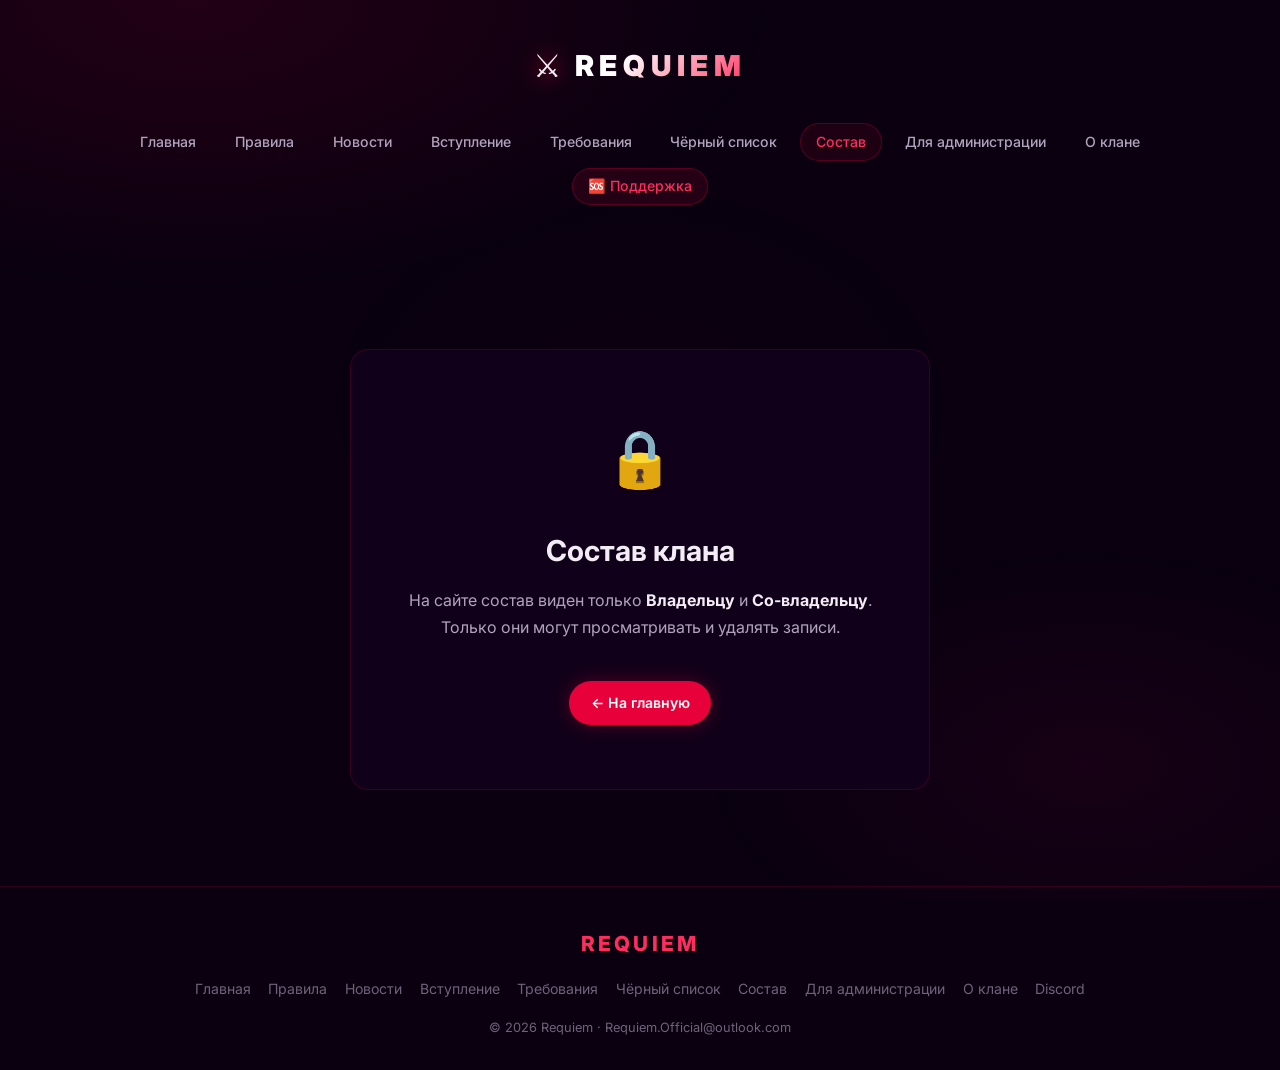
<file: members.html>
<!DOCTYPE html>
<html lang="ru">
<head>
<meta charset="UTF-8">
<meta name="viewport" content="width=device-width, initial-scale=1.0">
<title>Состав — Requiem</title>
<link rel="stylesheet" href="style.css">
</head>
<body>
<div class="progress-bar" id="progressBar"></div>
<button class="scroll-top" id="scrollTop">↑</button>

<header>
  <div class="container">
    <div class="site-brand"><span class="brand-icon">⚔️</span><span class="brand-name">Requiem</span></div>
    <nav class="main-nav">
      <a href="index.html" class="nav-link">Главная</a>
      <a href="rules.html" class="nav-link">Правила</a>
      <a href="news.html" class="nav-link">Новости</a>
      <a href="join.html" class="nav-link">Вступление</a>
      <a href="requirements.html" class="nav-link">Требования</a>
      <a href="blacklist.html" class="nav-link">Чёрный список</a>
      <a href="members.html" class="nav-link active">Состав</a>
      <a href="staff-guide.html" class="nav-link">Для администрации</a>
      <a href="about.html" class="nav-link">О клане</a>
      <a href="support.html" class="nav-link" style="background:rgba(232,0,58,0.12);color:var(--red-light);border:1px solid rgba(232,0,58,0.28);">🆘 Поддержка</a>
    </nav>
  </div>
</header>

<main>
  <div class="container" style="margin-top:80px;">
    <div class="card" style="max-width:580px;margin:0 auto;padding:4rem 2rem;text-align:center;">
      <div style="font-size:3.5rem;margin-bottom:1.5rem;">🔒</div>
      <h1 style="margin-bottom:0.8rem;font-size:1.8rem;">Состав клана</h1>
      <p style="color:var(--text-secondary);line-height:1.7;font-size:1rem;">
        На сайте состав виден только <strong style="color:var(--text);">Владельцу</strong> и <strong style="color:var(--text);">Со-владельцу</strong>.<br>
        Только они могут просматривать и удалять записи.
      </p>
      <div style="margin-top:2.5rem;">
        <a href="index.html" class="btn btn-primary">← На главную</a>
      </div>
    </div>
  </div>
</main>

<footer>
  <div class="container">
    <div class="footer-brand">REQUIEM</div>
    <div class="footer-links">
      <a href="index.html" class="footer-link">Главная</a>
      <a href="rules.html" class="footer-link">Правила</a>
      <a href="news.html" class="footer-link">Новости</a>
      <a href="join.html" class="footer-link">Вступление</a>
      <a href="requirements.html" class="footer-link">Требования</a>
      <a href="blacklist.html" class="footer-link">Чёрный список</a>
      <a href="members.html" class="footer-link">Состав</a>
      <a href="staff-guide.html" class="footer-link">Для администрации</a>
      <a href="about.html" class="footer-link">О клане</a>
      <a href="https://discord.gg/u769kvpCT5" target="_blank" class="footer-link">Discord</a>
    </div>
    <div class="footer-copy">© 2026 Requiem · Requiem.Official@outlook.com</div>
  </div>
</footer>

<script src="script.js"></script>
</body>
</html>
</file>
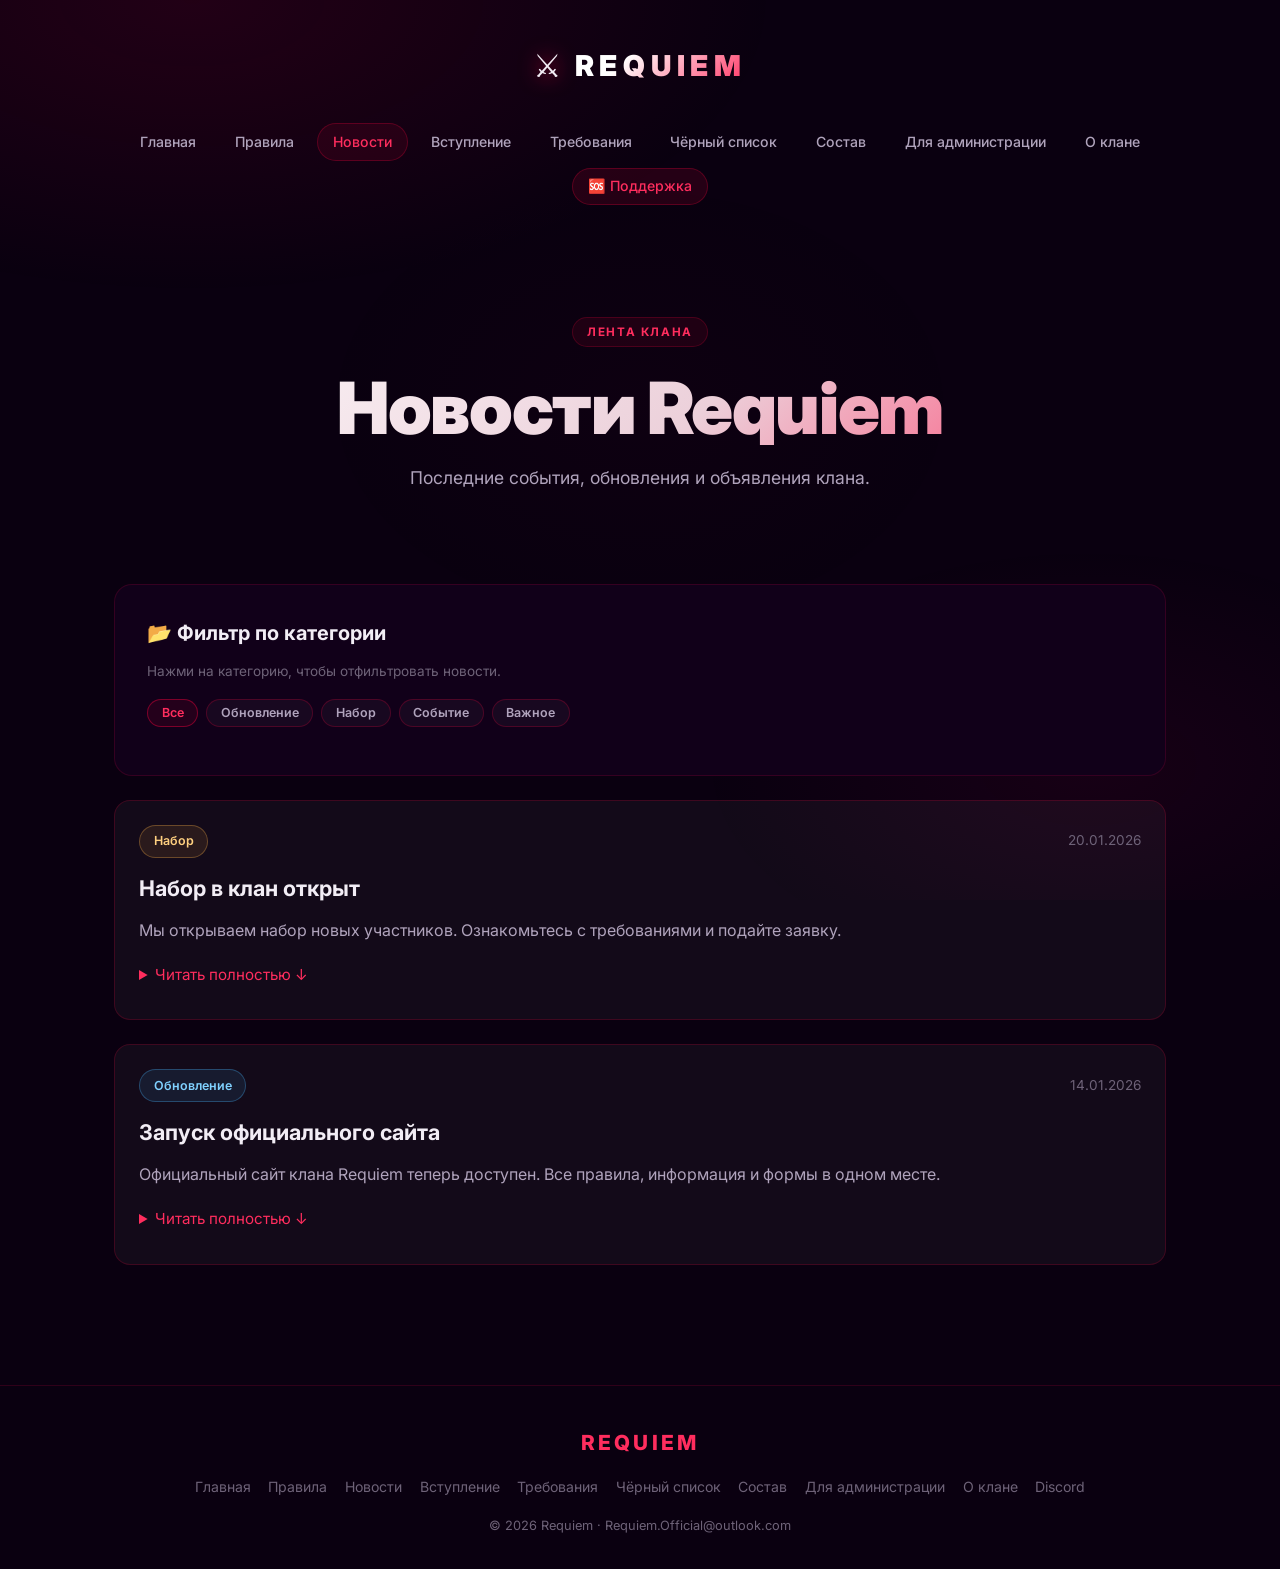
<file: news.html>
<!DOCTYPE html>
<html lang="ru">
<head>
<meta charset="UTF-8">
<meta name="viewport" content="width=device-width, initial-scale=1.0">
<title>Новости — Requiem</title>
<link rel="stylesheet" href="style.css">
<style>
.news-card {
  background: var(--glass);
  border: 1px solid rgba(232,0,58,0.2);
  border-radius: 16px;
  overflow: hidden;
  transition: all 0.3s ease;
  margin-bottom: 1.5rem;
}
.news-card:hover {
  border-color: var(--red-light);
  transform: translateY(-4px);
}
.news-image {
  height: 220px;
  background-size: cover;
  background-position: center;
  position: relative;
}
.news-image::after {
  content: '';
  position: absolute;
  inset: 0;
  background: linear-gradient(transparent, rgba(8,0,13,0.85));
}
.news-content { padding: 1.5rem; }
.news-header {
  display: flex;
  justify-content: space-between;
  align-items: center;
  margin-bottom: 0.8rem;
  font-size: 0.85rem;
  flex-wrap: wrap;
  gap: 0.5rem;
}
.filter-tags {
  display: flex;
  flex-wrap: wrap;
  gap: 0.5rem;
  margin-bottom: 1rem;
}
.filter-tag, .category {
  font-family: inherit;
  font-size: 0.78rem;
  padding: 0.35rem 0.85rem;
  border-radius: 999px;
  border: 1px solid rgba(232,0,58,0.25);
  background: rgba(255,255,255,0.03);
  color: var(--text-secondary);
  cursor: pointer;
  transition: all 0.2s ease;
  font-weight: 600;
}
.filter-tag:hover, .category:hover {
  transform: translateY(-1px);
  border-color: var(--red-light);
  color: var(--text);
}
.filter-tag.active {
  background: var(--red-subtle);
  border-color: rgba(232,0,58,0.45);
  color: var(--red-light);
}
.category-unknown { border-style: dashed; }
.cat-update { background: rgba(71,181,255,0.1); border-color: rgba(71,181,255,0.3); color: #80d1ff; }
.cat-recruit { background: rgba(255,179,71,0.1); border-color: rgba(255,179,71,0.3); color: #ffd080; }
.cat-event { background: rgba(0,212,170,0.1); border-color: rgba(0,212,170,0.3); color: #80f0d4; }
.cat-important { background: rgba(232,0,58,0.12); border-color: rgba(232,0,58,0.35); color: #ff8099; }
.filter-results {
  font-size: 0.85rem;
  color: var(--text-muted);
  margin-bottom: 1rem;
  display: none;
}
.filter-results.show { display: block; }
</style>
</head>
<body>
<div class="progress-bar" id="progressBar"></div>
<button class="scroll-top" id="scrollTop">↑</button>

<header>
  <div class="container">
    <div class="site-brand">
      <span class="brand-icon">⚔️</span>
      <span class="brand-name">Requiem</span>
    </div>
    <nav class="main-nav">
      <a href="index.html" class="nav-link">Главная</a>
      <a href="rules.html" class="nav-link">Правила</a>
      <a href="news.html" class="nav-link active">Новости</a>
      <a href="join.html" class="nav-link">Вступление</a>
      <a href="requirements.html" class="nav-link">Требования</a>
      <a href="blacklist.html" class="nav-link">Чёрный список</a>
      <a href="members.html" class="nav-link">Состав</a>
      <a href="staff-guide.html" class="nav-link">Для администрации</a>
      <a href="about.html" class="nav-link">О клане</a>
      <a href="support.html" class="nav-link" style="background:rgba(232,0,58,0.12);color:var(--red-light);border:1px solid rgba(232,0,58,0.28);">🆘 Поддержка</a>
    </nav>
  </div>
</header>

<main>
  <section class="page-hero">
    <span class="page-hero-label">Лента клана</span>
    <h1>Новости Requiem</h1>
    <p>Последние события, обновления и объявления клана.</p>
  </section>

  <div class="container">
    <div class="card" style="margin-bottom:1.5rem;">
      <h2 class="card-title" style="margin-bottom:0.75rem;">📂 Фильтр по категории</h2>
      <p style="font-size:0.85rem;color:var(--text-muted);margin-bottom:1rem;">Нажми на категорию, чтобы отфильтровать новости.</p>
      <div id="filterBar"></div>
      <div class="filter-results" id="filterResults">Показано новостей: <span id="matchCount">0</span></div>
    </div>

    <div id="newsContainer"></div>
  </div>
</main>

<footer>
  <div class="container">
    <div class="footer-brand">REQUIEM</div>
    <div class="footer-links">
      <a href="index.html" class="footer-link">Главная</a>
      <a href="rules.html" class="footer-link">Правила</a>
      <a href="news.html" class="footer-link">Новости</a>
      <a href="join.html" class="footer-link">Вступление</a>
      <a href="requirements.html" class="footer-link">Требования</a>
      <a href="blacklist.html" class="footer-link">Чёрный список</a>
      <a href="members.html" class="footer-link">Состав</a>
      <a href="staff-guide.html" class="footer-link">Для администрации</a>
      <a href="about.html" class="footer-link">О клане</a>
      <a href="https://discord.gg/u769kvpCT5" target="_blank" class="footer-link">Discord</a>
    </div>
    <div class="footer-copy">© 2026 Requiem · Requiem.Official@outlook.com</div>
  </div>
</footer>

<script>
function escapeHtml(text) {
  if (!text) return '';
  const div = document.createElement('div');
  div.textContent = text;
  return div.innerHTML;
}

const NEWS_CATEGORY_INFO = {
  'all': { label: 'Все', class: '' },
  'update': { label: 'Обновление', class: 'cat-update' },
  'recruit': { label: 'Набор', class: 'cat-recruit' },
  'event': { label: 'Событие', class: 'cat-event' },
  'important': { label: 'Важное', class: 'cat-important' }
};

function formatNewsCategory(category) {
  const info = NEWS_CATEGORY_INFO[category];
  if (!info) return `<span class="category category-unknown">${escapeHtml(category) || 'Без категории'}</span>`;
  return `<span class="category ${info.class}">${info.label}</span>`;
}

function renderNewsFilterBar(active) {
  let html = '<div class="filter-tags">';
  for (const [key, info] of Object.entries(NEWS_CATEGORY_INFO)) {
    const activeClass = key === active ? ' active' : '';
    html += `<button class="filter-tag${activeClass}" data-news-filter="${key}">${info.label}</button>`;
  }
  html += '</div>';
  return html;
}

function setActiveFilterButtons(attr, activeKey) {
  document.querySelectorAll(`[${attr}]`).forEach(btn => {
    btn.classList.toggle('active', btn.getAttribute(attr) === activeKey);
  });
}

let newsData = [];
let activeCategory = 'all';

function parseNewsDate(dateStr) {
  if (!dateStr) return 0;
  const parts = dateStr.split('.');
  if (parts.length !== 3) return 0;
  const [d, m, y] = parts.map(Number);
  return new Date(y, m - 1, d).getTime();
}

function getFilteredNews() {
  if (activeCategory === 'all') return newsData;
  return newsData.filter(item => item.category === activeCategory);
}

function renderNews(news) {
  const container = document.getElementById('newsContainer');
  const matchCount = document.getElementById('matchCount');
  const filterResults = document.getElementById('filterResults');

  matchCount.textContent = news.length;
  filterResults.classList.toggle('show', activeCategory !== 'all');

  if (!Array.isArray(news) || news.length === 0) {
    container.innerHTML = `<div class="card" style="text-align:center;padding:3rem;color:var(--text-muted);">Новостей пока нет</div>`;
    return;
  }

  const sorted = [...news].sort((a, b) => {
    const da = parseNewsDate(a.date);
    const db = parseNewsDate(b.date);
    return db - da || (b.id || 0) - (a.id || 0);
  });

  container.innerHTML = sorted.map(item => {
    const imageBlock = item.image
      ? `<div class="news-image" style="background-image: url(${JSON.stringify(item.image)})"></div>`
      : '';
    return `
    <div class="news-card" data-category="${escapeHtml(item.category || '')}">
      ${imageBlock}
      <div class="news-content">
        <div class="news-header">
          ${formatNewsCategory(item.category)}
          <span style="color:var(--text-muted);">${escapeHtml(item.date)}</span>
        </div>
        <h2 style="margin-bottom:0.8rem;font-size:1.35rem;">${escapeHtml(item.title)}</h2>
        <p style="color:var(--text-secondary);line-height:1.6;margin-bottom:1.2rem;">${escapeHtml(item.short)}</p>
        <details style="color:var(--text-secondary);font-size:0.95rem;">
          <summary style="cursor:pointer;color:var(--red-light);margin-bottom:0.5rem;">Читать полностью ↓</summary>
          <div style="margin-top:1rem;white-space:pre-wrap;">${escapeHtml(item.content)}</div>
        </details>
      </div>
    </div>`;
  }).join('');
}

function setCategoryFilter(category) {
  activeCategory = category || 'all';
  setActiveFilterButtons('data-news-filter', activeCategory);
  renderNews(getFilteredNews());
}

document.addEventListener('click', (e) => {
  const btn = e.target.closest('[data-news-filter]');
  if (!btn) return;
  setCategoryFilter(btn.getAttribute('data-news-filter'));
});

async function loadNews() {
  try {
    const response = await fetch('news.json');
    if (!response.ok) throw new Error('HTTP ' + response.status);
    newsData = await response.json();
    if (!Array.isArray(newsData)) throw new Error('Invalid JSON');

    document.getElementById('filterBar').innerHTML = renderNewsFilterBar('all');
    renderNews(newsData);
  } catch (e) {
    console.error(e);
    document.getElementById('newsContainer').innerHTML =
      '<div class="card" style="text-align:center;padding:4rem;color:var(--text-muted);">Ошибка загрузки news.json.</div>';
  }
}

loadNews();
</script>
</body>
</html>
</file>
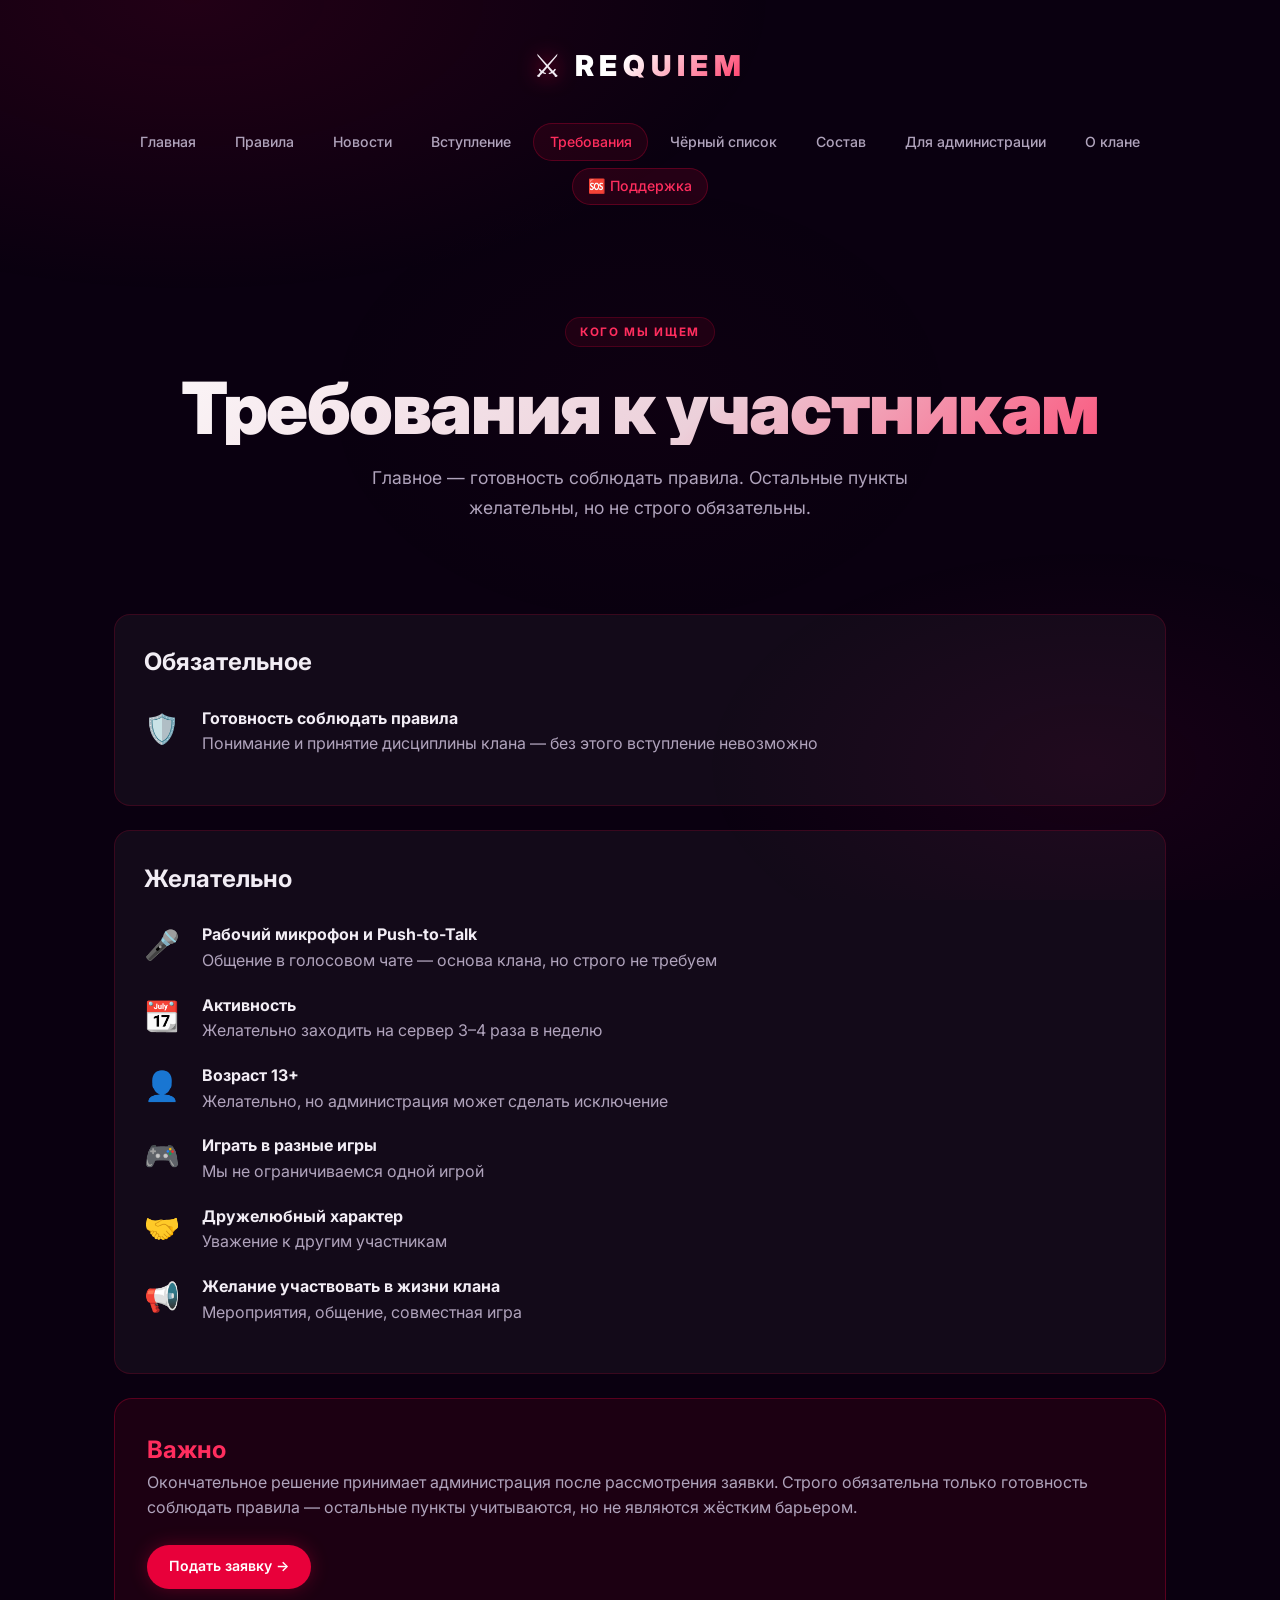
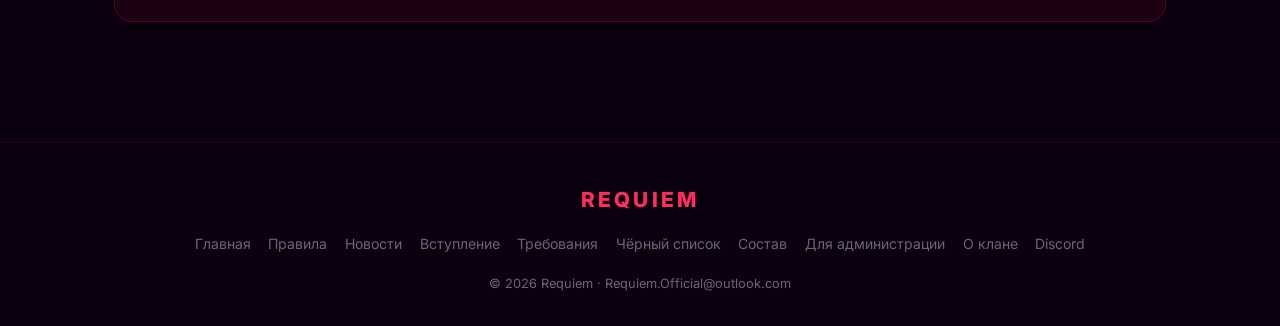
<file: requirements.html>
<!DOCTYPE html>
<html lang="ru">
<head>
<meta charset="UTF-8">
<meta name="viewport" content="width=device-width, initial-scale=1.0">
<title>Требования — Requiem</title>
<link rel="stylesheet" href="style.css">
<style>
.req-card {
  background: var(--glass);
  border: 1px solid var(--glass-border);
  border-radius: 16px;
  padding: 1.8rem;
  margin-bottom: 1.5rem;
  transition: all 0.2s;
}
.req-card:hover {
  border-color: var(--red-light);
  transform: translateY(-3px);
}
.req-item {
  display: flex;
  gap: 1rem;
  align-items: flex-start;
  margin-bottom: 1.2rem;
}
.req-icon {
  font-size: 1.8rem;
  flex-shrink: 0;
  width: 42px;
}
</style>
</head>
<body>
<div class="progress-bar" id="progressBar"></div>
<button class="scroll-top" id="scrollTop">↑</button>

<header>
  <div class="container">
    <div class="site-brand">
      <span class="brand-icon">⚔️</span>
      <span class="brand-name">Requiem</span>
    </div>
    <nav class="main-nav">
      <a href="index.html" class="nav-link">Главная</a>
      <a href="rules.html" class="nav-link">Правила</a>
      <a href="news.html" class="nav-link">Новости</a>
      <a href="join.html" class="nav-link">Вступление</a>
      <a href="requirements.html" class="nav-link active">Требования</a>
      <a href="blacklist.html" class="nav-link">Чёрный список</a>
      <a href="members.html" class="nav-link">Состав</a>
      <a href="staff-guide.html" class="nav-link">Для администрации</a>
      <a href="about.html" class="nav-link">О клане</a>
      <a href="support.html" class="nav-link" style="background:rgba(232,0,58,0.12);color:var(--red-light);border:1px solid rgba(232,0,58,0.28);">🆘 Поддержка</a>
    </nav>
  </div>
</header>

<main>
  <section class="page-hero">
    <span class="page-hero-label">Кого мы ищем</span>
    <h1>Требования к участникам</h1>
    <p>Главное — готовность соблюдать правила. Остальные пункты желательны, но не строго обязательны.</p>
  </section>

  <div class="container">

    <div class="req-card">
      <h2 style="margin-bottom:1.5rem;">Обязательное</h2>

      <div class="req-item">
        <div class="req-icon">🛡️</div>
        <div>
          <strong>Готовность соблюдать правила</strong><br>
          <span style="color:var(--text-secondary);">Понимание и принятие дисциплины клана — без этого вступление невозможно</span>
        </div>
      </div>
    </div>

    <div class="req-card">
      <h2 style="margin-bottom:1.5rem;">Желательно</h2>

      <div class="req-item">
        <div class="req-icon">🎤</div>
        <div>
          <strong>Рабочий микрофон и Push-to-Talk</strong><br>
          <span style="color:var(--text-secondary);">Общение в голосовом чате — основа клана, но строго не требуем</span>
        </div>
      </div>

      <div class="req-item">
        <div class="req-icon">📆</div>
        <div>
          <strong>Активность</strong><br>
          <span style="color:var(--text-secondary);">Желательно заходить на сервер 3–4 раза в неделю</span>
        </div>
      </div>

      <div class="req-item">
        <div class="req-icon">👤</div>
        <div>
          <strong>Возраст 13+</strong><br>
          <span style="color:var(--text-secondary);">Желательно, но администрация может сделать исключение</span>
        </div>
      </div>

      <div class="req-item">
        <div class="req-icon">🎮</div>
        <div>
          <strong>Играть в разные игры</strong><br>
          <span style="color:var(--text-secondary);">Мы не ограничиваемся одной игрой</span>
        </div>
      </div>

      <div class="req-item">
        <div class="req-icon">🤝</div>
        <div>
          <strong>Дружелюбный характер</strong><br>
          <span style="color:var(--text-secondary);">Уважение к другим участникам</span>
        </div>
      </div>

      <div class="req-item">
        <div class="req-icon">📢</div>
        <div>
          <strong>Желание участвовать в жизни клана</strong><br>
          <span style="color:var(--text-secondary);">Мероприятия, общение, совместная игра</span>
        </div>
      </div>
    </div>

    <div class="card" style="background: rgba(232,0,58,0.08); border-color: rgba(232,0,58,0.3);">
      <h2 style="color:var(--red-light);">Важно</h2>
      <p style="color:var(--text-secondary);">
        Окончательное решение принимает администрация после рассмотрения заявки. Строго обязательна только готовность соблюдать правила — остальные пункты учитываются, но не являются жёстким барьером.
      </p>
      <div style="margin-top: 1.5rem;">
        <a href="join.html" class="btn btn-primary">Подать заявку →</a>
      </div>
    </div>

  </div>
</main>

<footer>
  <div class="container">
    <div class="footer-brand">REQUIEM</div>
    <div class="footer-links">
      <a href="index.html" class="footer-link">Главная</a>
      <a href="rules.html" class="footer-link">Правила</a>
      <a href="news.html" class="footer-link">Новости</a>
      <a href="join.html" class="footer-link">Вступление</a>
      <a href="requirements.html" class="footer-link">Требования</a>
      <a href="blacklist.html" class="footer-link">Чёрный список</a>
      <a href="members.html" class="footer-link">Состав</a>
      <a href="staff-guide.html" class="footer-link">Для администрации</a>
      <a href="about.html" class="footer-link">О клане</a>
      <a href="https://discord.gg/u769kvpCT5" target="_blank" class="footer-link">Discord</a>
    </div>
    <div class="footer-copy">© 2026 Requiem · Requiem.Official@outlook.com</div>
  </div>
</footer>

<script src="script.js"></script>
</body>
</html>
</file>
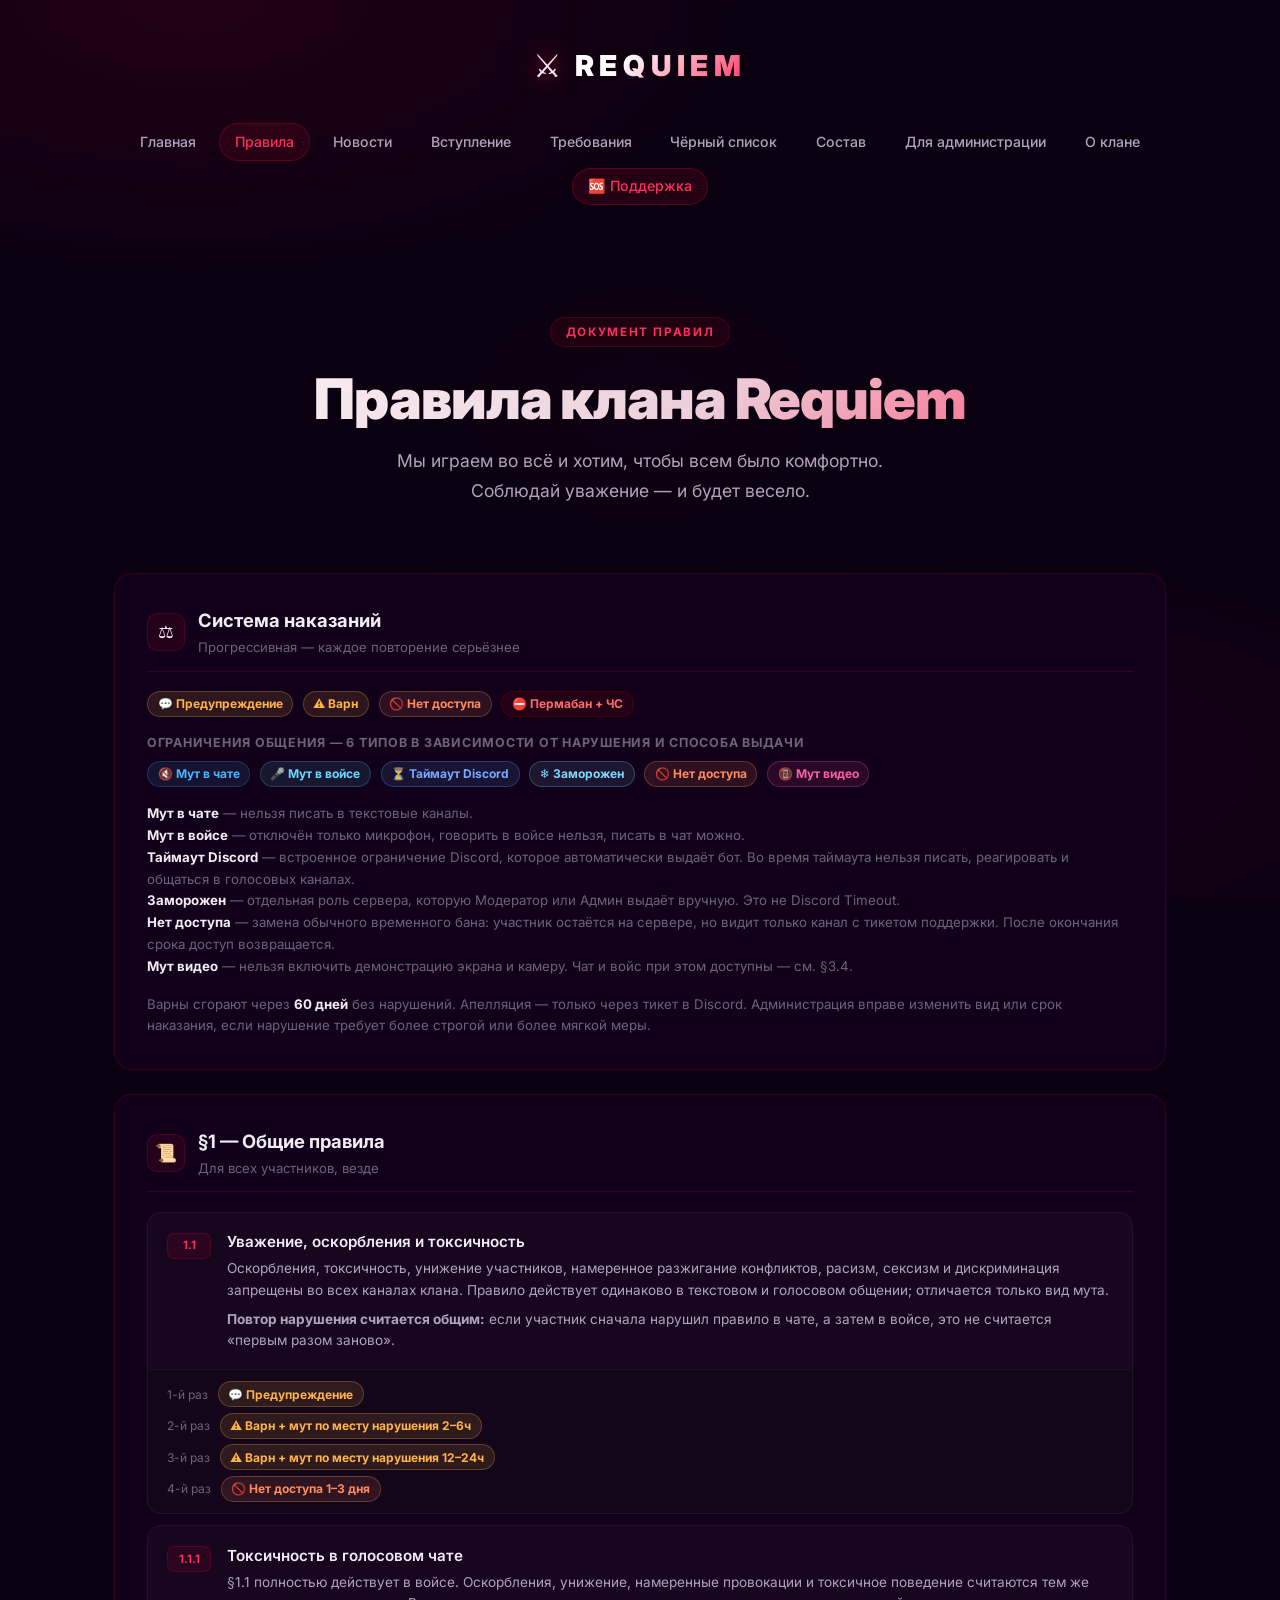
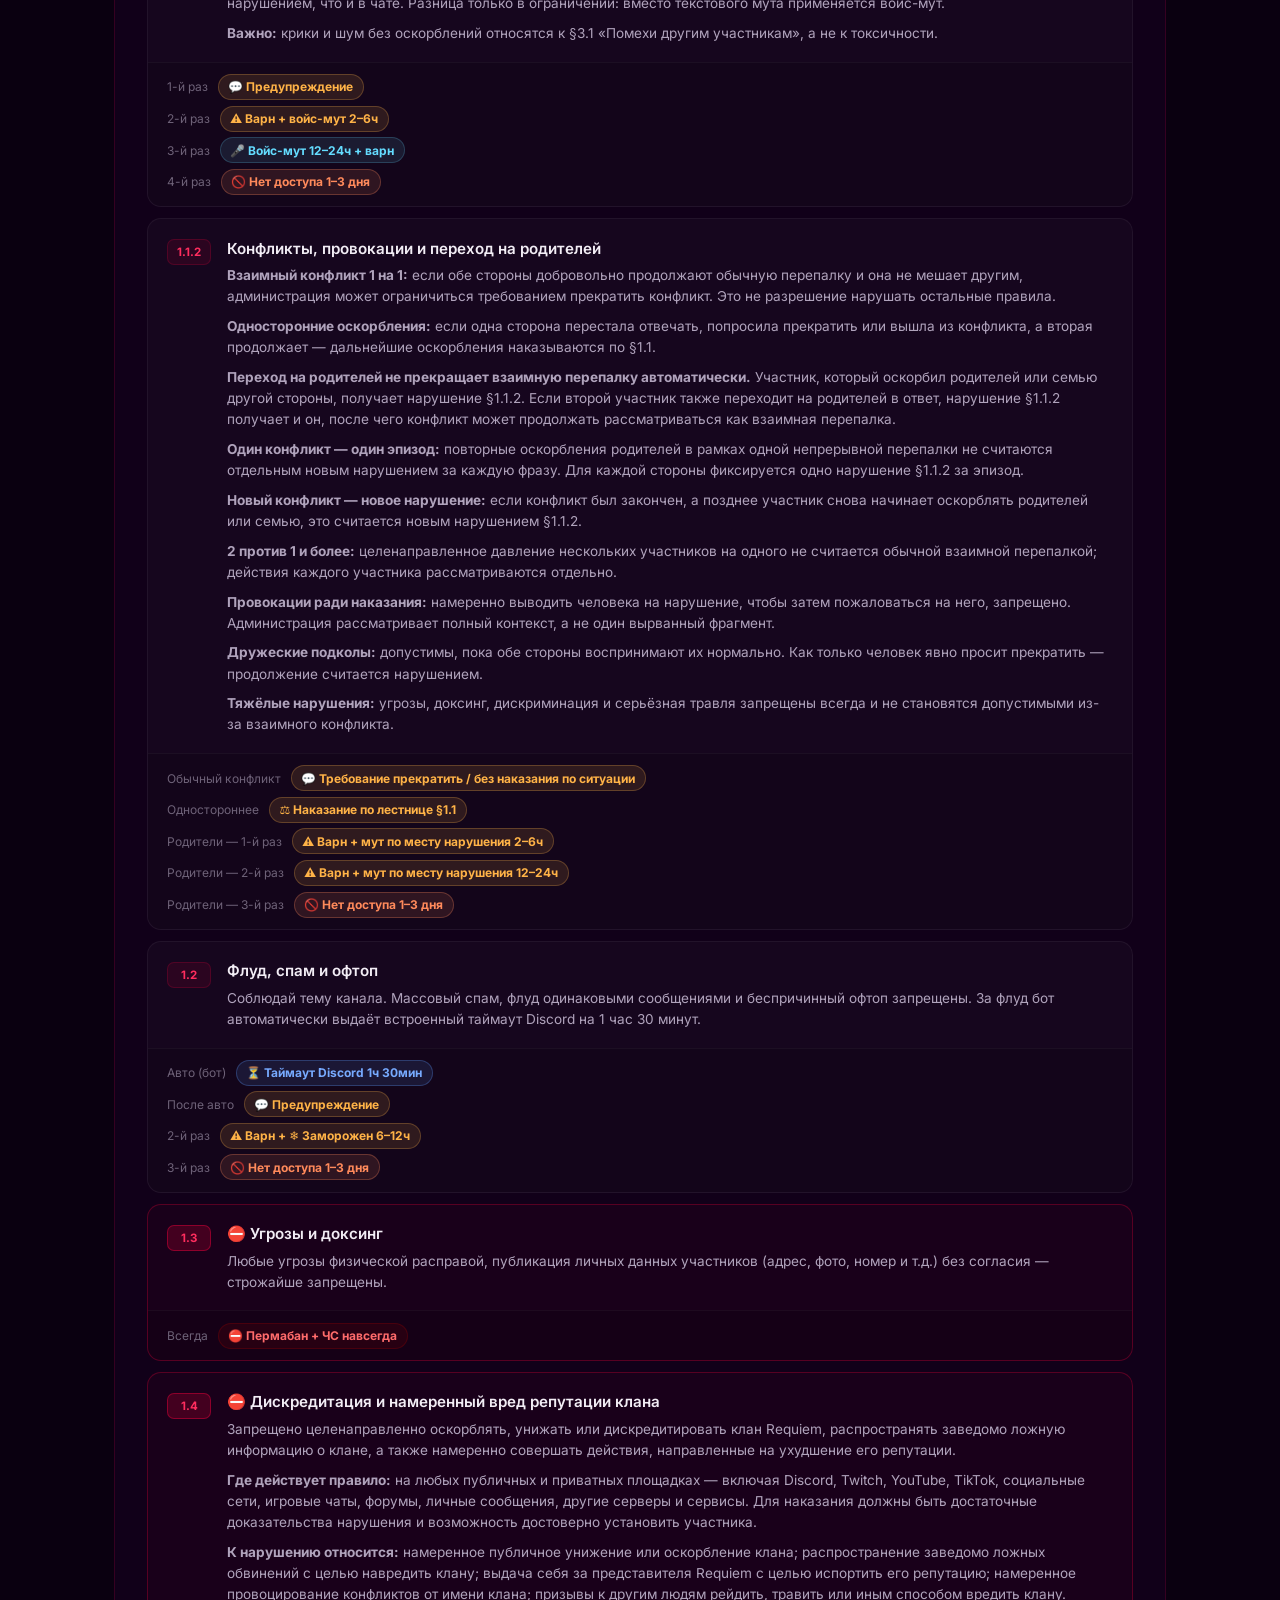
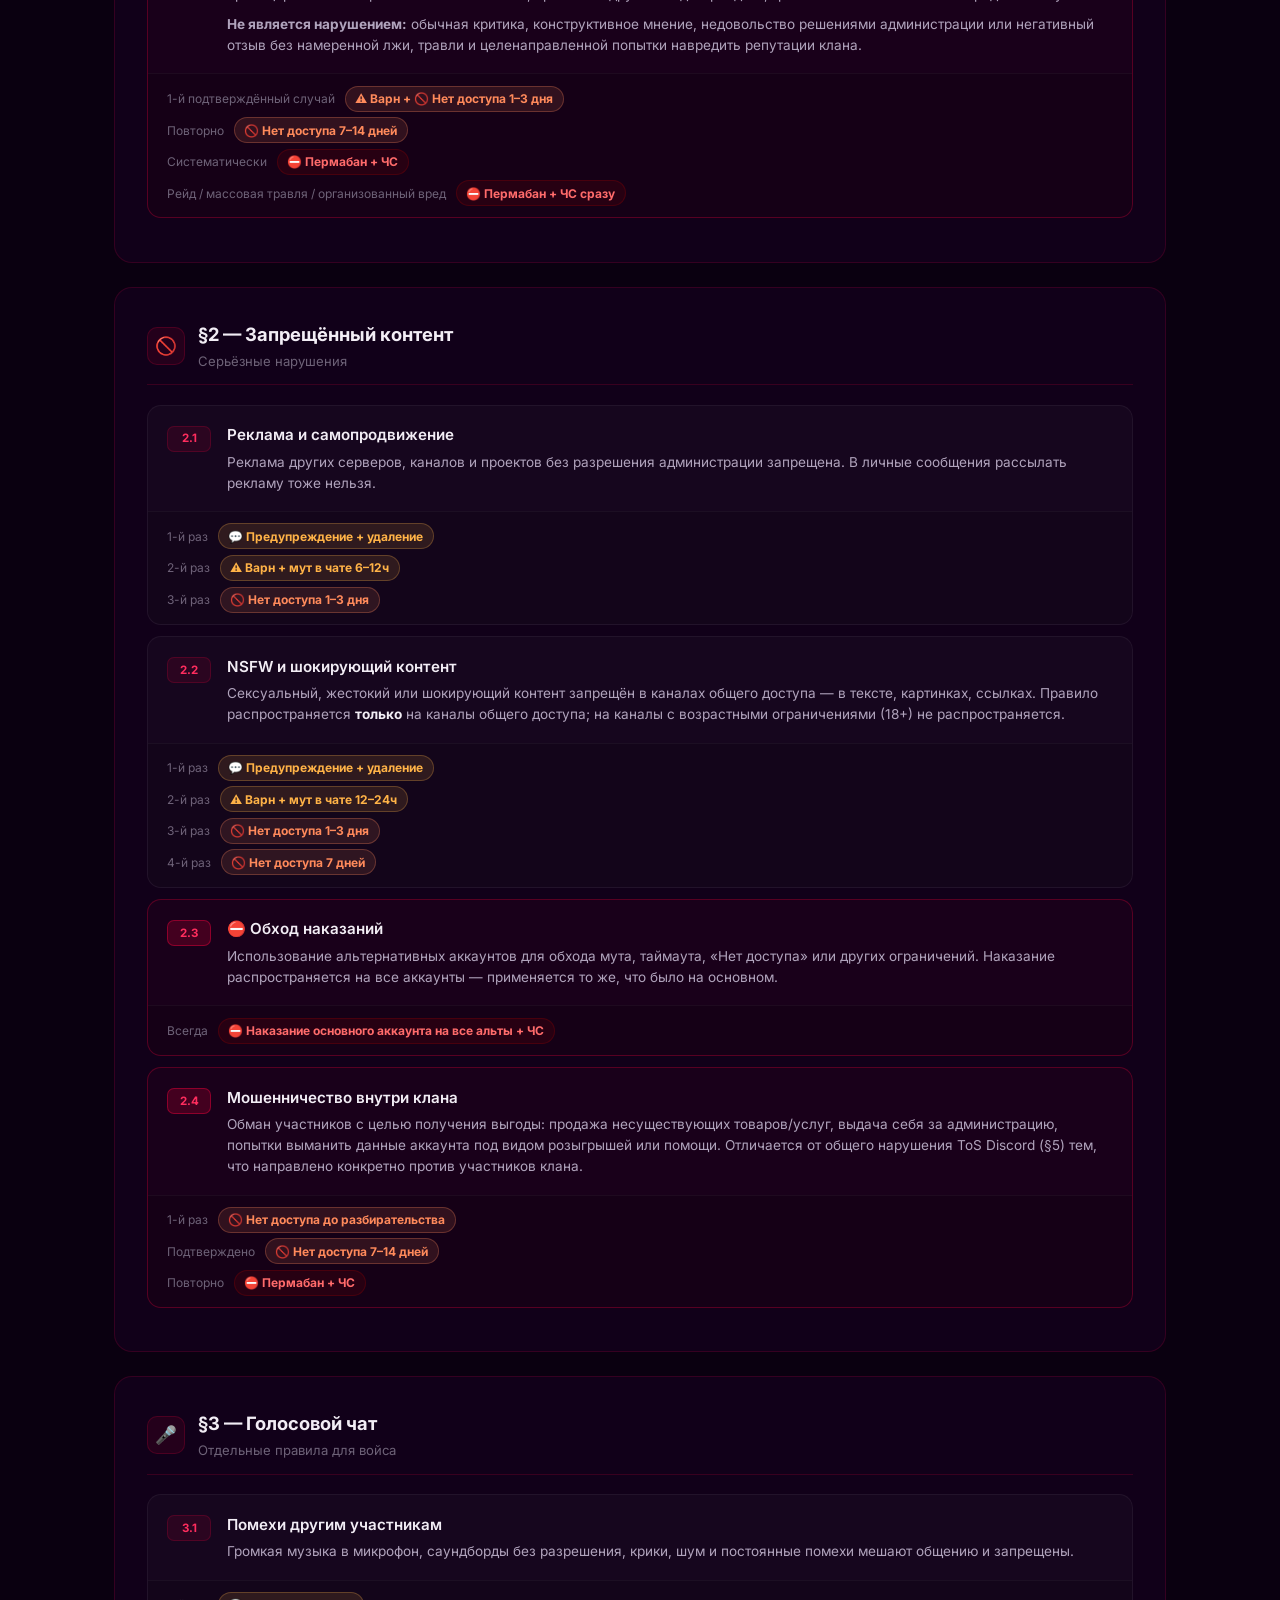
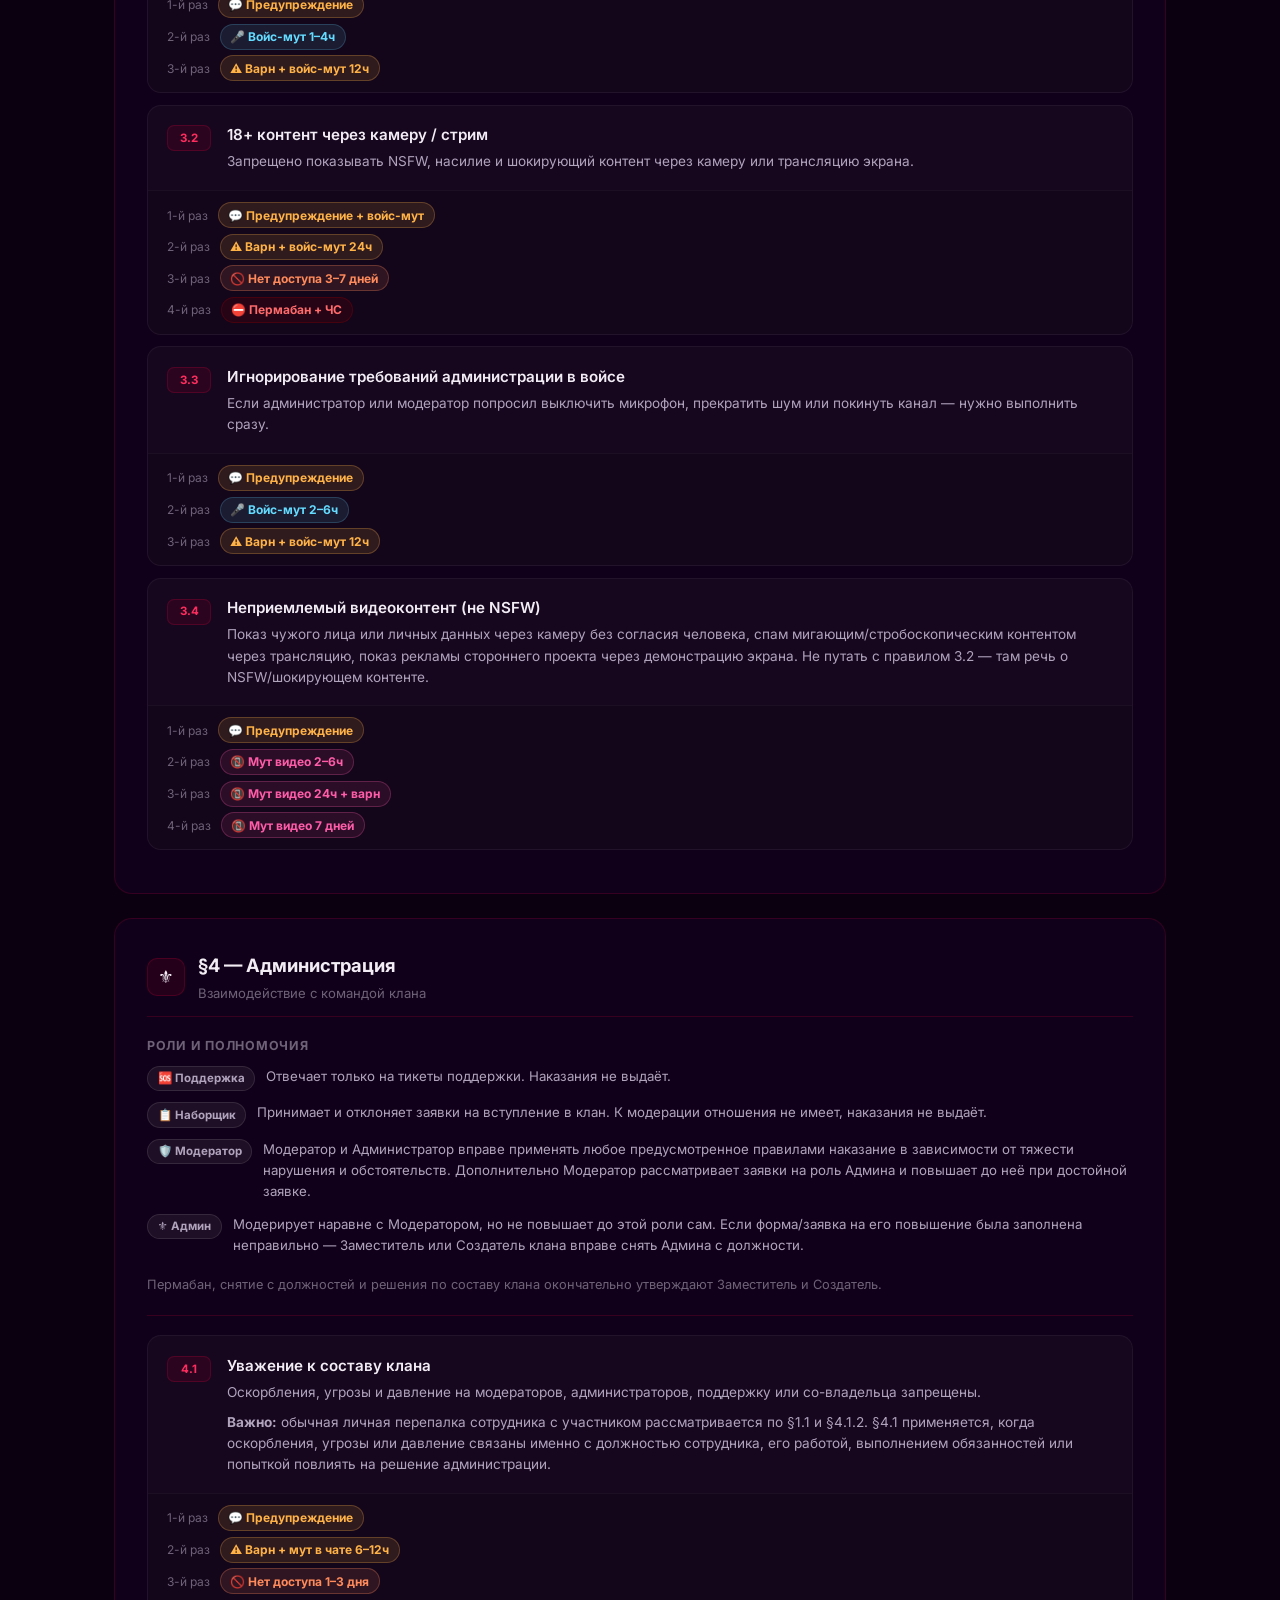
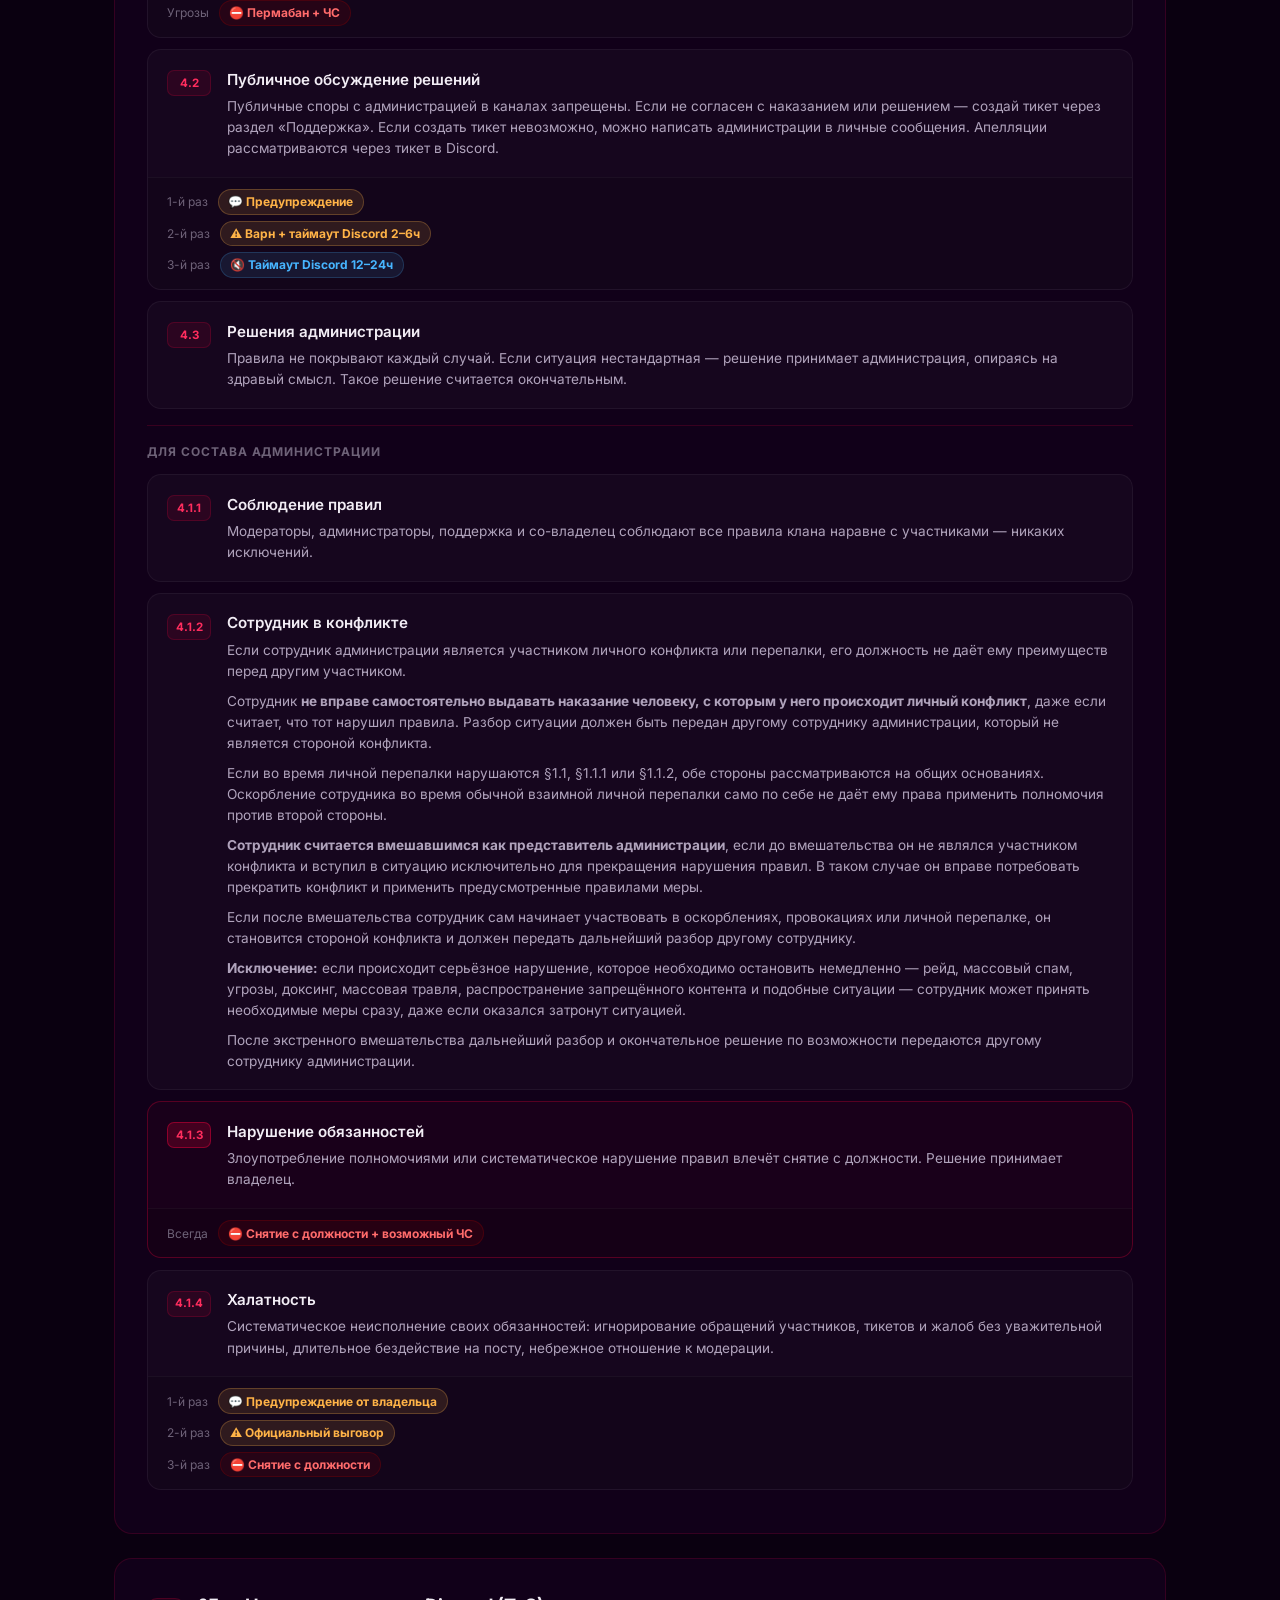
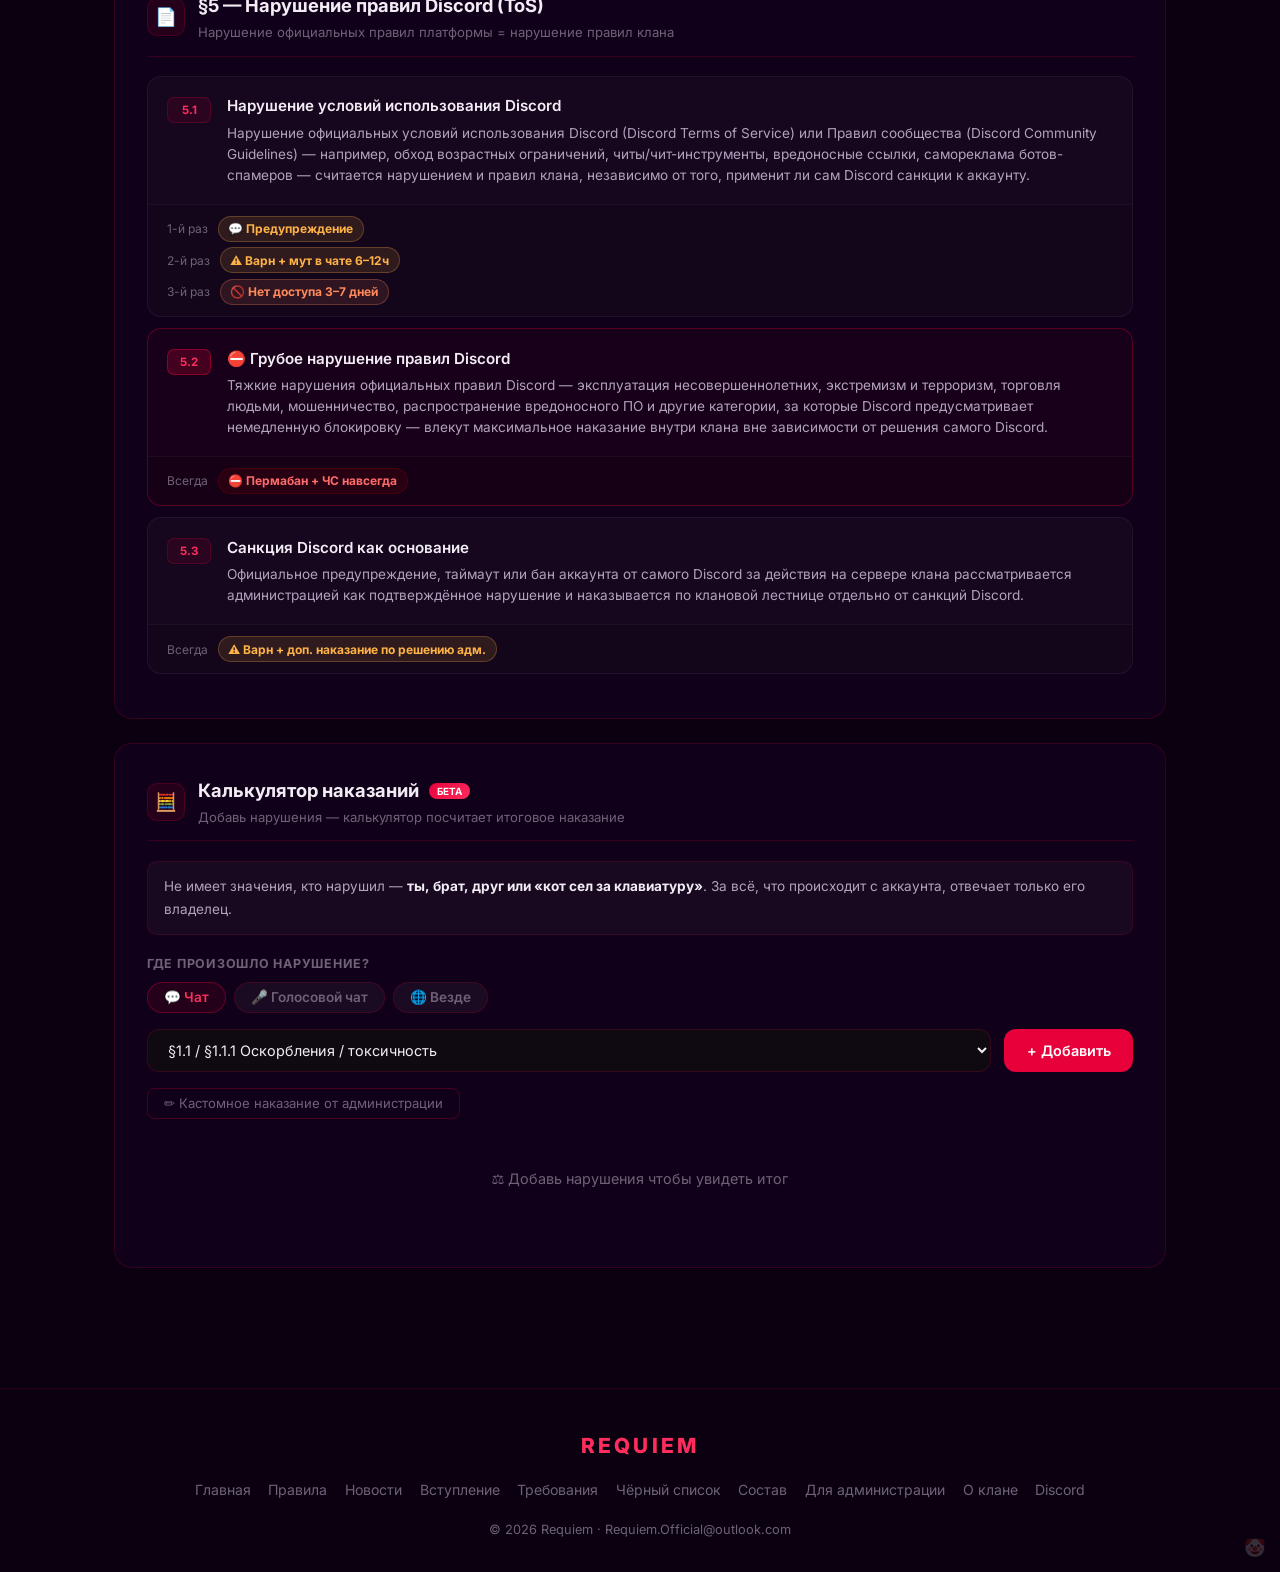
<file: rules.html>
<!DOCTYPE html>
<html lang="ru">
<head>
<meta charset="UTF-8">
<meta name="viewport" content="width=device-width, initial-scale=1.0">
<title>Правила — Requiem</title>
<link rel="stylesheet" href="style.css">
<style>

.rule-block {
  margin-bottom: 0.7rem;
  background: rgba(255,255,255,0.025);
  border: 1px solid rgba(255,255,255,0.05);
  border-radius: 14px;
  overflow: hidden;
  transition: border-color 0.2s;
}
.rule-block:hover { border-color: rgba(232,0,58,0.2); }
.rule-block.critical {
  border-color: rgba(232,0,58,0.3);
  background: rgba(232,0,58,0.04);
}
.rule-block.critical .rule-num {
  background: rgba(232,0,58,0.2);
  border-color: rgba(232,0,58,0.45);
}

.rule-main {
  display: flex;
  gap: 1rem;
  padding: 1.1rem 1.2rem;
  align-items: flex-start;
}
.rule-num {
  min-width: 44px;
  height: 26px;
  background: rgba(232,0,58,0.1);
  border: 1px solid rgba(232,0,58,0.2);
  border-radius: 7px;
  display: flex; align-items: center; justify-content: center;
  font-size: 0.72rem; font-weight: 700;
  color: var(--red-light);
  flex-shrink: 0;
  padding: 0 0.4rem;
  margin-top: 0.15rem;
}
.rule-title { font-weight: 600; color: var(--text); font-size: 0.95rem; display: block; margin-bottom: 0.25rem; }
.rule-desc  { font-size: 0.85rem; color: var(--text-secondary); line-height: 1.55; }

.rule-punishments {
  border-top: 1px solid rgba(255,255,255,0.04);
  padding: 0.7rem 1.2rem;
  display: flex; flex-direction: column; gap: 0.35rem;
  background: rgba(0,0,0,0.15);
}
.punishment-row { display: flex; align-items: baseline; gap: 0.6rem; font-size: 0.82rem; }
.p-label { color: var(--text-muted); white-space: nowrap; flex-shrink: 0; font-size: 0.75rem; }

.p-badge {
  display: inline-flex; align-items: center; gap: 0.3rem;
  padding: 0.15rem 0.6rem; border-radius: 999px;
  font-size: 0.75rem; font-weight: 700; white-space: nowrap;
}
.pb-warn    { background: rgba(255,179,71,0.12);  color: #ffb347; border: 1px solid rgba(255,179,71,0.25); }
.pb-mute    { background: rgba(71,181,255,0.1);   color: #47b5ff; border: 1px solid rgba(71,181,255,0.2); }
.pb-timeout { background: rgba(91,156,255,0.12);  color: #77aaff; border: 1px solid rgba(91,156,255,0.28); }
.pb-vcmute  { background: rgba(100,220,255,0.1);  color: #64dcff; border: 1px solid rgba(100,220,255,0.2); }
.pb-notice  { background: rgba(255,255,255,0.06); color: var(--text-secondary); border: 1px solid rgba(255,255,255,0.14); }
.pb-ban     { background: rgba(232,0,58,0.1);     color: var(--red-light); border: 1px solid rgba(232,0,58,0.25); }
.pb-permban { background: rgba(150,0,0,0.15);     color: #ff6b6b; border: 1px solid rgba(150,0,0,0.3); }
.pb-frozen  { background: rgba(127,216,255,0.1);  color: #7fd8ff; border: 1px solid rgba(127,216,255,0.25); }
.pb-noaccess{ background: rgba(255,138,91,0.12);  color: #ff8a5b; border: 1px solid rgba(255,138,91,0.28); }
.pb-videomute{ background: rgba(255,92,168,0.1);  color: #ff5ca8; border: 1px solid rgba(255,92,168,0.25); }

.section-header {
  display: flex; align-items: center; gap: 0.8rem;
  margin: 0 0 1.2rem 0;
  padding-bottom: 0.8rem;
  border-bottom: 1px solid var(--glass-border);
}
.section-icon {
  width: 38px; height: 38px;
  background: var(--red-subtle);
  border: 1px solid rgba(232,0,58,0.2);
  border-radius: 10px;
  display: flex; align-items: center; justify-content: center;
  font-size: 1.1rem; flex-shrink: 0;
}
.section-title    { font-size: 1.15rem; font-weight: 700; color: var(--text); }
.section-subtitle { font-size: 0.82rem; color: var(--text-muted); margin-top: 0.1rem; }

.calc-row {
  display: flex; gap: 0.8rem; margin-bottom: 1rem; flex-wrap: wrap;
}
.calc-select {
  flex: 1; min-width: 180px;
  color-scheme: dark;
  background: #0f0a12; color: var(--text);
  border: 1px solid var(--glass-border); border-radius: 12px;
  padding: 0.7rem 1rem; font-size: 0.9rem;
  outline: none; font-family: inherit; cursor: pointer; transition: border-color 0.2s;
}
.calc-select:focus { border-color: rgba(232,0,58,0.4); }
.calc-select option, .calc-select optgroup { background: #0f000a; color: var(--text); }

.calc-add-btn {
  background: var(--red); color: white; border: none;
  border-radius: 12px; padding: 0.7rem 1.4rem;
  font-size: 0.9rem; font-weight: 600; cursor: pointer;
  font-family: inherit; transition: all 0.2s; white-space: nowrap;
}
.calc-add-btn:hover { background: var(--red-light); transform: translateY(-1px); }

.calc-vitem {
  display: flex; align-items: center; justify-content: space-between;
  padding: 0.5rem 0.8rem;
  background: rgba(255,255,255,0.025);
  border: 1px solid rgba(255,255,255,0.05);
  border-radius: 8px; margin-bottom: 0.4rem;
  font-size: 0.85rem; gap: 0.6rem;
  animation: fadeUp 0.2s ease;
}
.calc-del {
  background: rgba(232,0,58,0.1); border: 1px solid rgba(232,0,58,0.2);
  color: var(--red-light); border-radius: 6px;
  width: 26px; height: 26px; display: flex; align-items: center; justify-content: center;
  cursor: pointer; font-size: 1rem; flex-shrink: 0; font-family: inherit; transition: all 0.15s;
}
.calc-del:hover { background: var(--red); color: white; }

.calc-result {
  border-radius: 14px; padding: 1.4rem;
  display: flex; flex-direction: column;
  align-items: center; text-align: center; gap: 0.35rem; margin-top: 1rem;
}
.calc-result-icon  { font-size: 2rem; }
.calc-result-title { font-size: 1.15rem; font-weight: 700; color: var(--text); }
.calc-result-desc  { font-size: 0.85rem; color: var(--text-secondary); }

.r-ok      { background: rgba(0,212,170,0.08);  border: 1px solid rgba(0,212,170,0.2); }
.r-warn    { background: rgba(255,179,71,0.08); border: 1px solid rgba(255,179,71,0.2); }
.r-ban     { background: rgba(232,0,58,0.08);   border: 1px solid rgba(232,0,58,0.2); }
.r-frozen  { background: rgba(127,216,255,0.08); border: 1px solid rgba(127,216,255,0.2); }
.r-permban { background: rgba(150,0,0,0.1);     border: 1px solid rgba(150,0,0,0.25); }

.calc-empty { text-align: center; padding: 2rem; color: var(--text-muted); font-size: 0.9rem; }

.custom-form {
  background: rgba(232,0,58,0.05);
  border: 1px solid rgba(232,0,58,0.2);
  border-radius: 14px;
  padding: 1.2rem;
  margin-top: 1rem;
  display: none;
  flex-direction: column;
  gap: 0.8rem;
  animation: fadeUp 0.2s ease;
}
.custom-form.open { display: flex; }
.custom-form label { font-size: 0.8rem; font-weight: 600; color: var(--text-muted); text-transform: uppercase; letter-spacing: 0.05em; }
.custom-input {
  color-scheme: dark;
  background: #0f0a12; color: var(--text);
  border: 1px solid var(--glass-border); border-radius: 10px;
  padding: 0.6rem 0.9rem; font-size: 0.9rem;
  font-family: inherit; outline: none; transition: border-color 0.2s; width: 100%;
}
.custom-input option { background: #0f000a; color: var(--text); }
.custom-input:focus { border-color: rgba(232,0,58,0.4); }
.custom-row { display: flex; gap: 0.6rem; flex-wrap: wrap; }
.custom-row .custom-input { flex: 1; min-width: 120px; }

.zone-tabs { display: flex; gap: 0.5rem; margin-bottom: 1rem; flex-wrap: wrap; }
.zone-tab {
  padding: 0.4rem 1rem; border-radius: 999px; font-size: 0.85rem; font-weight: 600;
  border: 1px solid var(--glass-border); background: var(--glass);
  color: var(--text-muted); cursor: pointer; font-family: inherit; transition: all 0.2s;
}
.zone-tab:hover { color: var(--text); border-color: rgba(232,0,58,0.3); }
.zone-tab.active { background: var(--red-subtle); color: var(--red-light); border-color: rgba(232,0,58,0.35); }

.role-badge {
  display: inline-flex; align-items: center; gap: 0.3rem;
  padding: 0.15rem 0.6rem; border-radius: 999px;
  font-size: 0.72rem; font-weight: 700;
  background: rgba(255,255,255,0.06); border: 1px solid rgba(255,255,255,0.1);
  color: var(--text-secondary);
}

@media(max-width:600px) {
  .calc-add-btn { width: 100%; }
}

/* Keep the staff page link visible in the rules navigation. */
.nav-link.staff-guide-link{
  display:inline-flex !important;
  visibility:visible !important;
  opacity:1 !important;
  white-space:nowrap;
  flex:0 0 auto;
}

</style>
</head>
<body>
<div class="progress-bar" id="progressBar"></div>
<button class="scroll-top" id="scrollTop">↑</button>

<header>
  <div class="container">
    <div class="site-brand"><span class="brand-icon">⚔️</span><span class="brand-name">Requiem</span></div>
    <nav class="main-nav">
      <a href="index.html" class="nav-link">Главная</a>
      <a href="rules.html" class="nav-link active">Правила</a>
      <a href="news.html" class="nav-link">Новости</a>
      <a href="join.html" class="nav-link">Вступление</a>
      <a href="requirements.html" class="nav-link">Требования</a>
      <a href="blacklist.html" class="nav-link">Чёрный список</a>
      <a href="members.html" class="nav-link">Состав</a>
      <a href="staff-guide.html" class="nav-link staff-guide-link">Для администрации</a>
      <a href="about.html" class="nav-link">О клане</a>
      <a href="support.html" class="nav-link" style="background:rgba(232,0,58,0.12);color:var(--red-light);border:1px solid rgba(232,0,58,0.28);">🆘 Поддержка</a>
    </nav>
  </div>
</header>

<main>
  <section class="page-hero" style="padding-bottom:2rem;">
    <span class="page-hero-label">Документ правил</span>
    <h1 style="font-size:clamp(2rem,6vw,3.5rem);">Правила клана Requiem</h1>
    <p>Мы играем во всё и хотим, чтобы всем было комфортно. Соблюдай уважение — и будет весело.</p>
  </section>

  <div class="container">

    
    <div class="card fade-in d1" style="margin-bottom:1.5rem;">
      <div class="section-header">
        <div class="section-icon">⚖️</div>
        <div>
          <div class="section-title">Система наказаний</div>
          <div class="section-subtitle">Прогрессивная — каждое повторение серьёзнее</div>
        </div>
      </div>
      <div style="display:flex;flex-wrap:wrap;gap:0.6rem;margin-bottom:1rem;">
        <span class="p-badge pb-warn">💬 Предупреждение</span>
        <span class="p-badge pb-warn">⚠️ Варн</span>
        <span class="p-badge pb-noaccess">🚫 Нет доступа</span>
        <span class="p-badge pb-permban">⛔ Пермабан + ЧС</span>
      </div>
      <div style="font-size:0.78rem;font-weight:700;color:var(--text-muted);text-transform:uppercase;letter-spacing:0.06em;margin-bottom:0.5rem;">Ограничения общения — 6 типов в зависимости от нарушения и способа выдачи</div>
      <div style="display:flex;flex-wrap:wrap;gap:0.6rem;margin-bottom:1rem;">
        <span class="p-badge pb-mute">🔇 Мут в чате</span>
        <span class="p-badge pb-vcmute">🎤 Мут в войсе</span>
        <span class="p-badge pb-timeout">⏳ Таймаут Discord</span>
        <span class="p-badge pb-frozen">❄️ Заморожен</span>
        <span class="p-badge pb-noaccess">🚫 Нет доступа</span>
        <span class="p-badge pb-videomute">📵 Мут видео</span>
      </div>
      <p style="font-size:0.83rem;color:var(--text-muted);margin-bottom:1rem;line-height:1.65;">
        <strong style="color:var(--text);">Мут в чате</strong> — нельзя писать в текстовые каналы.<br>
        <strong style="color:var(--text);">Мут в войсе</strong> — отключён только микрофон, говорить в войсе нельзя, писать в чат можно.<br>
        <strong style="color:var(--text);">Таймаут Discord</strong> — встроенное ограничение Discord, которое автоматически выдаёт бот. Во время таймаута нельзя писать, реагировать и общаться в голосовых каналах.<br>
        <strong style="color:var(--text);">Заморожен</strong> — отдельная роль сервера, которую Модератор или Админ выдаёт вручную. Это не Discord Timeout.<br>
        <strong style="color:var(--text);">Нет доступа</strong> — замена обычного временного бана: участник остаётся на сервере, но видит только канал с тикетом поддержки. После окончания срока доступ возвращается.<br>
        <strong style="color:var(--text);">Мут видео</strong> — нельзя включить демонстрацию экрана и камеру. Чат и войс при этом доступны — см. §3.4.
      </p>
      <p style="font-size:0.83rem;color:var(--text-muted);">
        Варны сгорают через <strong style="color:var(--text);">60 дней</strong> без нарушений. Апелляция — только через тикет в Discord. Администрация вправе изменить вид или срок наказания, если нарушение требует более строгой или более мягкой меры.
      </p>
    </div>

    
    <div class="card fade-in d1" style="margin-bottom:1.5rem;">
      <div class="section-header">
        <div class="section-icon">📜</div>
        <div><div class="section-title">§1 — Общие правила</div><div class="section-subtitle">Для всех участников, везде</div></div>
      </div>

      <div class="rule-block">
        <div class="rule-main">
          <div class="rule-num">1.1</div>
          <div>
            <span class="rule-title">Уважение, оскорбления и токсичность</span>
            <p class="rule-desc">Оскорбления, токсичность, унижение участников, намеренное разжигание конфликтов, расизм, сексизм и дискриминация запрещены во всех каналах клана. Правило действует одинаково в текстовом и голосовом общении; отличается только вид мута.</p>
            <p class="rule-desc" style="margin-top:.55rem;"><strong>Повтор нарушения считается общим:</strong> если участник сначала нарушил правило в чате, а затем в войсе, это не считается «первым разом заново».</p>
          </div>
        </div>
        <div class="rule-punishments">
          <div class="punishment-row"><span class="p-label">1-й раз</span><span class="p-badge pb-warn">💬 Предупреждение</span></div>
          <div class="punishment-row"><span class="p-label">2-й раз</span><span class="p-badge pb-warn">⚠️ Варн + мут по месту нарушения 2–6ч</span></div>
          <div class="punishment-row"><span class="p-label">3-й раз</span><span class="p-badge pb-warn">⚠️ Варн + мут по месту нарушения 12–24ч</span></div>
          <div class="punishment-row"><span class="p-label">4-й раз</span><span class="p-badge pb-noaccess">🚫 Нет доступа 1–3 дня</span></div>
        </div>
      </div>

      <div class="rule-block">
        <div class="rule-main">
          <div class="rule-num">1.1.1</div>
          <div>
            <span class="rule-title">Токсичность в голосовом чате</span>
            <p class="rule-desc">§1.1 полностью действует в войсе. Оскорбления, унижение, намеренные провокации и токсичное поведение считаются тем же нарушением, что и в чате. Разница только в ограничении: вместо текстового мута применяется войс-мут.</p>
            <p class="rule-desc" style="margin-top:.55rem;"><strong>Важно:</strong> крики и шум без оскорблений относятся к §3.1 «Помехи другим участникам», а не к токсичности.</p>
          </div>
        </div>
        <div class="rule-punishments">
          <div class="punishment-row"><span class="p-label">1-й раз</span><span class="p-badge pb-warn">💬 Предупреждение</span></div>
          <div class="punishment-row"><span class="p-label">2-й раз</span><span class="p-badge pb-warn">⚠️ Варн + войс-мут 2–6ч</span></div>
          <div class="punishment-row"><span class="p-label">3-й раз</span><span class="p-badge pb-vcmute">🎤 Войс-мут 12–24ч + варн</span></div>
          <div class="punishment-row"><span class="p-label">4-й раз</span><span class="p-badge pb-noaccess">🚫 Нет доступа 1–3 дня</span></div>
        </div>
      </div>

      <div class="rule-block">
        <div class="rule-main">
          <div class="rule-num">1.1.2</div>
          <div>
            <span class="rule-title">Конфликты, провокации и переход на родителей</span>
            <p class="rule-desc"><strong>Взаимный конфликт 1 на 1:</strong> если обе стороны добровольно продолжают обычную перепалку и она не мешает другим, администрация может ограничиться требованием прекратить конфликт. Это не разрешение нарушать остальные правила.</p>
            <p class="rule-desc" style="margin-top:.55rem;"><strong>Односторонние оскорбления:</strong> если одна сторона перестала отвечать, попросила прекратить или вышла из конфликта, а вторая продолжает — дальнейшие оскорбления наказываются по §1.1.</p>
            <p class="rule-desc" style="margin-top:.55rem;"><strong>Переход на родителей не прекращает взаимную перепалку автоматически.</strong> Участник, который оскорбил родителей или семью другой стороны, получает нарушение §1.1.2. Если второй участник также переходит на родителей в ответ, нарушение §1.1.2 получает и он, после чего конфликт может продолжать рассматриваться как взаимная перепалка.</p>
            <p class="rule-desc" style="margin-top:.55rem;"><strong>Один конфликт — один эпизод:</strong> повторные оскорбления родителей в рамках одной непрерывной перепалки не считаются отдельным новым нарушением за каждую фразу. Для каждой стороны фиксируется одно нарушение §1.1.2 за эпизод.</p>
            <p class="rule-desc" style="margin-top:.55rem;"><strong>Новый конфликт — новое нарушение:</strong> если конфликт был закончен, а позднее участник снова начинает оскорблять родителей или семью, это считается новым нарушением §1.1.2.</p>
            <p class="rule-desc" style="margin-top:.55rem;"><strong>2 против 1 и более:</strong> целенаправленное давление нескольких участников на одного не считается обычной взаимной перепалкой; действия каждого участника рассматриваются отдельно.</p>
            <p class="rule-desc" style="margin-top:.55rem;"><strong>Провокации ради наказания:</strong> намеренно выводить человека на нарушение, чтобы затем пожаловаться на него, запрещено. Администрация рассматривает полный контекст, а не один вырванный фрагмент.</p>
            <p class="rule-desc" style="margin-top:.55rem;"><strong>Дружеские подколы:</strong> допустимы, пока обе стороны воспринимают их нормально. Как только человек явно просит прекратить — продолжение считается нарушением.</p>
            <p class="rule-desc" style="margin-top:.55rem;"><strong>Тяжёлые нарушения:</strong> угрозы, доксинг, дискриминация и серьёзная травля запрещены всегда и не становятся допустимыми из-за взаимного конфликта.</p>
          </div>
        </div>
        <div class="rule-punishments">
          <div class="punishment-row"><span class="p-label">Обычный конфликт</span><span class="p-badge pb-warn">💬 Требование прекратить / без наказания по ситуации</span></div>
          <div class="punishment-row"><span class="p-label">Одностороннее</span><span class="p-badge pb-warn">⚖️ Наказание по лестнице §1.1</span></div>
          <div class="punishment-row"><span class="p-label">Родители — 1-й раз</span><span class="p-badge pb-warn">⚠️ Варн + мут по месту нарушения 2–6ч</span></div>
          <div class="punishment-row"><span class="p-label">Родители — 2-й раз</span><span class="p-badge pb-warn">⚠️ Варн + мут по месту нарушения 12–24ч</span></div>
          <div class="punishment-row"><span class="p-label">Родители — 3-й раз</span><span class="p-badge pb-noaccess">🚫 Нет доступа 1–3 дня</span></div>
        </div>
      </div>

      <div class="rule-block">
        <div class="rule-main">
          <div class="rule-num">1.2</div>
          <div>
            <span class="rule-title">Флуд, спам и офтоп</span>
            <p class="rule-desc">Соблюдай тему канала. Массовый спам, флуд одинаковыми сообщениями и беспричинный офтоп запрещены. За флуд бот автоматически выдаёт встроенный таймаут Discord на 1 час 30 минут.</p>
          </div>
        </div>
        <div class="rule-punishments">
          <div class="punishment-row"><span class="p-label">Авто (бот)</span><span class="p-badge pb-timeout">⏳ Таймаут Discord 1ч 30мин</span></div>
          <div class="punishment-row"><span class="p-label">После авто</span><span class="p-badge pb-warn">💬 Предупреждение</span></div>
          <div class="punishment-row"><span class="p-label">2-й раз</span><span class="p-badge pb-warn">⚠️ Варн + ❄️ Заморожен 6–12ч</span></div>
          <div class="punishment-row"><span class="p-label">3-й раз</span><span class="p-badge pb-noaccess">🚫 Нет доступа 1–3 дня</span></div>
        </div>
      </div>

      <div class="rule-block critical">
        <div class="rule-main">
          <div class="rule-num">1.3</div>
          <div>
            <span class="rule-title">⛔ Угрозы и доксинг</span>
            <p class="rule-desc">Любые угрозы физической расправой, публикация личных данных участников (адрес, фото, номер и т.д.) без согласия — строжайше запрещены.</p>
          </div>
        </div>
        <div class="rule-punishments">
          <div class="punishment-row"><span class="p-label">Всегда</span><span class="p-badge pb-permban">⛔ Пермабан + ЧС навсегда</span></div>
        </div>
      </div>

      <div class="rule-block critical">
        <div class="rule-main">
          <div class="rule-num">1.4</div>
          <div>
            <span class="rule-title">⛔ Дискредитация и намеренный вред репутации клана</span>
            <p class="rule-desc">Запрещено целенаправленно оскорблять, унижать или дискредитировать клан Requiem, распространять заведомо ложную информацию о клане, а также намеренно совершать действия, направленные на ухудшение его репутации.</p>
            <p class="rule-desc" style="margin-top:.55rem;"><strong>Где действует правило:</strong> на любых публичных и приватных площадках — включая Discord, Twitch, YouTube, TikTok, социальные сети, игровые чаты, форумы, личные сообщения, другие серверы и сервисы. Для наказания должны быть достаточные доказательства нарушения и возможность достоверно установить участника.</p>
            <p class="rule-desc" style="margin-top:.55rem;"><strong>К нарушению относится:</strong> намеренное публичное унижение или оскорбление клана; распространение заведомо ложных обвинений с целью навредить клану; выдача себя за представителя Requiem с целью испортить его репутацию; намеренное провоцирование конфликтов от имени клана; призывы к другим людям рейдить, травить или иным способом вредить клану.</p>
            <p class="rule-desc" style="margin-top:.55rem;"><strong>Не является нарушением:</strong> обычная критика, конструктивное мнение, недовольство решениями администрации или негативный отзыв без намеренной лжи, травли и целенаправленной попытки навредить репутации клана.</p>
          </div>
        </div>
        <div class="rule-punishments">
          <div class="punishment-row"><span class="p-label">1-й подтверждённый случай</span><span class="p-badge pb-noaccess">⚠️ Варн + 🚫 Нет доступа 1–3 дня</span></div>
          <div class="punishment-row"><span class="p-label">Повторно</span><span class="p-badge pb-noaccess">🚫 Нет доступа 7–14 дней</span></div>
          <div class="punishment-row"><span class="p-label">Систематически</span><span class="p-badge pb-permban">⛔ Пермабан + ЧС</span></div>
          <div class="punishment-row"><span class="p-label">Рейд / массовая травля / организованный вред</span><span class="p-badge pb-permban">⛔ Пермабан + ЧС сразу</span></div>
        </div>
      </div>
    </div>

    
    <div class="card fade-in d2" style="margin-bottom:1.5rem;">
      <div class="section-header">
        <div class="section-icon">🚫</div>
        <div><div class="section-title">§2 — Запрещённый контент</div><div class="section-subtitle">Серьёзные нарушения</div></div>
      </div>

      <div class="rule-block">
        <div class="rule-main">
          <div class="rule-num">2.1</div>
          <div>
            <span class="rule-title">Реклама и самопродвижение</span>
            <p class="rule-desc">Реклама других серверов, каналов и проектов без разрешения администрации запрещена. В личные сообщения рассылать рекламу тоже нельзя.</p>
          </div>
        </div>
        <div class="rule-punishments">
          <div class="punishment-row"><span class="p-label">1-й раз</span><span class="p-badge pb-warn">💬 Предупреждение + удаление</span></div>
          <div class="punishment-row"><span class="p-label">2-й раз</span><span class="p-badge pb-warn">⚠️ Варн + мут в чате 6–12ч</span></div>
          <div class="punishment-row"><span class="p-label">3-й раз</span><span class="p-badge pb-noaccess">🚫 Нет доступа 1–3 дня</span></div>
        </div>
      </div>

      <div class="rule-block">
        <div class="rule-main">
          <div class="rule-num">2.2</div>
          <div>
            <span class="rule-title">NSFW и шокирующий контент</span>
            <p class="rule-desc">Сексуальный, жестокий или шокирующий контент запрещён в каналах общего доступа — в тексте, картинках, ссылках. Правило распространяется <strong style="color:var(--text);">только</strong> на каналы общего доступа; на каналы с возрастными ограничениями (18+) не распространяется.</p>
          </div>
        </div>
        <div class="rule-punishments">
          <div class="punishment-row"><span class="p-label">1-й раз</span><span class="p-badge pb-warn">💬 Предупреждение + удаление</span></div>
          <div class="punishment-row"><span class="p-label">2-й раз</span><span class="p-badge pb-warn">⚠️ Варн + мут в чате 12–24ч</span></div>
          <div class="punishment-row"><span class="p-label">3-й раз</span><span class="p-badge pb-noaccess">🚫 Нет доступа 1–3 дня</span></div>
          <div class="punishment-row"><span class="p-label">4-й раз</span><span class="p-badge pb-noaccess">🚫 Нет доступа 7 дней</span></div>
        </div>
      </div>

      <div class="rule-block critical">
        <div class="rule-main">
          <div class="rule-num">2.3</div>
          <div>
            <span class="rule-title">⛔ Обход наказаний</span>
            <p class="rule-desc">Использование альтернативных аккаунтов для обхода мута, таймаута, «Нет доступа» или других ограничений. Наказание распространяется на все аккаунты — применяется то же, что было на основном.</p>
          </div>
        </div>
        <div class="rule-punishments">
          <div class="punishment-row"><span class="p-label">Всегда</span><span class="p-badge pb-permban">⛔ Наказание основного аккаунта на все альты + ЧС</span></div>
        </div>
      </div>

      <div class="rule-block critical">
        <div class="rule-main">
          <div class="rule-num">2.4</div>
          <div>
            <span class="rule-title">Мошенничество внутри клана</span>
            <p class="rule-desc">Обман участников с целью получения выгоды: продажа несуществующих товаров/услуг, выдача себя за администрацию, попытки выманить данные аккаунта под видом розыгрышей или помощи. Отличается от общего нарушения ToS Discord (§5) тем, что направлено конкретно против участников клана.</p>
          </div>
        </div>
        <div class="rule-punishments">
          <div class="punishment-row"><span class="p-label">1-й раз</span><span class="p-badge pb-noaccess">🚫 Нет доступа до разбирательства</span></div>
          <div class="punishment-row"><span class="p-label">Подтверждено</span><span class="p-badge pb-noaccess">🚫 Нет доступа 7–14 дней</span></div>
          <div class="punishment-row"><span class="p-label">Повторно</span><span class="p-badge pb-permban">⛔ Пермабан + ЧС</span></div>
        </div>
      </div>
    </div>

    
    <div class="card fade-in d3" style="margin-bottom:1.5rem;">
      <div class="section-header">
        <div class="section-icon">🎤</div>
        <div><div class="section-title">§3 — Голосовой чат</div><div class="section-subtitle">Отдельные правила для войса</div></div>
      </div>

      <div class="rule-block">
        <div class="rule-main">
          <div class="rule-num">3.1</div>
          <div>
            <span class="rule-title">Помехи другим участникам</span>
            <p class="rule-desc">Громкая музыка в микрофон, саундборды без разрешения, крики, шум и постоянные помехи мешают общению и запрещены.</p>
          </div>
        </div>
        <div class="rule-punishments">
          <div class="punishment-row"><span class="p-label">1-й раз</span><span class="p-badge pb-warn">💬 Предупреждение</span></div>
          <div class="punishment-row"><span class="p-label">2-й раз</span><span class="p-badge pb-vcmute">🎤 Войс-мут 1–4ч</span></div>
          <div class="punishment-row"><span class="p-label">3-й раз</span><span class="p-badge pb-warn">⚠️ Варн + войс-мут 12ч</span></div>
        </div>
      </div>

      <div class="rule-block">
        <div class="rule-main">
          <div class="rule-num">3.2</div>
          <div>
            <span class="rule-title">18+ контент через камеру / стрим</span>
            <p class="rule-desc">Запрещено показывать NSFW, насилие и шокирующий контент через камеру или трансляцию экрана.</p>
          </div>
        </div>
        <div class="rule-punishments">
          <div class="punishment-row"><span class="p-label">1-й раз</span><span class="p-badge pb-warn">💬 Предупреждение + войс-мут</span></div>
          <div class="punishment-row"><span class="p-label">2-й раз</span><span class="p-badge pb-warn">⚠️ Варн + войс-мут 24ч</span></div>
          <div class="punishment-row"><span class="p-label">3-й раз</span><span class="p-badge pb-noaccess">🚫 Нет доступа 3–7 дней</span></div>
          <div class="punishment-row"><span class="p-label">4-й раз</span><span class="p-badge pb-permban">⛔ Пермабан + ЧС</span></div>
        </div>
      </div>

      <div class="rule-block">
        <div class="rule-main">
          <div class="rule-num">3.3</div>
          <div>
            <span class="rule-title">Игнорирование требований администрации в войсе</span>
            <p class="rule-desc">Если администратор или модератор попросил выключить микрофон, прекратить шум или покинуть канал — нужно выполнить сразу.</p>
          </div>
        </div>
        <div class="rule-punishments">
          <div class="punishment-row"><span class="p-label">1-й раз</span><span class="p-badge pb-warn">💬 Предупреждение</span></div>
          <div class="punishment-row"><span class="p-label">2-й раз</span><span class="p-badge pb-vcmute">🎤 Войс-мут 2–6ч</span></div>
          <div class="punishment-row"><span class="p-label">3-й раз</span><span class="p-badge pb-warn">⚠️ Варн + войс-мут 12ч</span></div>
        </div>
      </div>

      <div class="rule-block">
        <div class="rule-main">
          <div class="rule-num">3.4</div>
          <div>
            <span class="rule-title">Неприемлемый видеоконтент (не NSFW)</span>
            <p class="rule-desc">Показ чужого лица или личных данных через камеру без согласия человека, спам мигающим/стробоскопическим контентом через трансляцию, показ рекламы стороннего проекта через демонстрацию экрана. Не путать с правилом 3.2 — там речь о NSFW/шокирующем контенте.</p>
          </div>
        </div>
        <div class="rule-punishments">
          <div class="punishment-row"><span class="p-label">1-й раз</span><span class="p-badge pb-warn">💬 Предупреждение</span></div>
          <div class="punishment-row"><span class="p-label">2-й раз</span><span class="p-badge pb-videomute">📵 Мут видео 2–6ч</span></div>
          <div class="punishment-row"><span class="p-label">3-й раз</span><span class="p-badge pb-videomute">📵 Мут видео 24ч + варн</span></div>
          <div class="punishment-row"><span class="p-label">4-й раз</span><span class="p-badge pb-videomute">📵 Мут видео 7 дней</span></div>
        </div>
      </div>
    </div>

    
    <div class="card fade-in d4" style="margin-bottom:1.5rem;">
      <div class="section-header">
        <div class="section-icon">⚜️</div>
        <div><div class="section-title">§4 — Администрация</div><div class="section-subtitle">Взаимодействие с командой клана</div></div>
      </div>

      <div style="font-size:0.78rem;font-weight:700;color:var(--text-muted);text-transform:uppercase;letter-spacing:0.06em;margin-bottom:0.6rem;">Роли и полномочия</div>
      <div style="display:flex;flex-direction:column;gap:0.7rem;margin-bottom:1.2rem;">
        <div style="display:flex;gap:0.7rem;align-items:flex-start;flex-wrap:wrap;">
          <span class="role-badge">🆘 Поддержка</span>
          <span style="font-size:0.83rem;color:var(--text-secondary);flex:1;min-width:200px;">Отвечает только на тикеты поддержки. Наказания не выдаёт.</span>
        </div>
        <div style="display:flex;gap:0.7rem;align-items:flex-start;flex-wrap:wrap;">
          <span class="role-badge">📋 Наборщик</span>
          <span style="font-size:0.83rem;color:var(--text-secondary);flex:1;min-width:200px;">Принимает и отклоняет заявки на вступление в клан. К модерации отношения не имеет, наказания не выдаёт.</span>
        </div>
        <div style="display:flex;gap:0.7rem;align-items:flex-start;flex-wrap:wrap;">
          <span class="role-badge">🛡️ Модератор</span>
          <span style="font-size:0.83rem;color:var(--text-secondary);flex:1;min-width:200px;">Модератор и Администратор вправе применять любое предусмотренное правилами наказание в зависимости от тяжести нарушения и обстоятельств. Дополнительно Модератор рассматривает заявки на роль Админа и повышает до неё при достойной заявке.</span>
        </div>
        <div style="display:flex;gap:0.7rem;align-items:flex-start;flex-wrap:wrap;">
          <span class="role-badge">⚜️ Админ</span>
          <span style="font-size:0.83rem;color:var(--text-secondary);flex:1;min-width:200px;">Модерирует наравне с Модератором, но не повышает до этой роли сам. Если форма/заявка на его повышение была заполнена неправильно — Заместитель или Создатель клана вправе снять Админа с должности.</span>
        </div>
      </div>
      <p style="font-size:0.8rem;color:var(--text-muted);margin-bottom:1.2rem;line-height:1.6;">
        Пермабан, снятие с должностей и решения по составу клана окончательно утверждают Заместитель и Создатель.
      </p>
      <div style="height:1px;background:var(--glass-border);margin-bottom:1.2rem;"></div>

      <div class="rule-block">
        <div class="rule-main">
          <div class="rule-num">4.1</div>
          <div>
            <span class="rule-title">Уважение к составу клана</span>
            <p class="rule-desc">Оскорбления, угрозы и давление на модераторов, администраторов, поддержку или со-владельца запрещены.</p>
            <p class="rule-desc" style="margin-top:.55rem;"><strong>Важно:</strong> обычная личная перепалка сотрудника с участником рассматривается по §1.1 и §4.1.2. §4.1 применяется, когда оскорбления, угрозы или давление связаны именно с должностью сотрудника, его работой, выполнением обязанностей или попыткой повлиять на решение администрации.</p>
          </div>
        </div>
        <div class="rule-punishments">
          <div class="punishment-row"><span class="p-label">1-й раз</span><span class="p-badge pb-warn">💬 Предупреждение</span></div>
          <div class="punishment-row"><span class="p-label">2-й раз</span><span class="p-badge pb-warn">⚠️ Варн + мут в чате 6–12ч</span></div>
          <div class="punishment-row"><span class="p-label">3-й раз</span><span class="p-badge pb-noaccess">🚫 Нет доступа 1–3 дня</span></div>
          <div class="punishment-row"><span class="p-label">Угрозы</span><span class="p-badge pb-permban">⛔ Пермабан + ЧС</span></div>
        </div>
      </div>

      <div class="rule-block">
        <div class="rule-main">
          <div class="rule-num">4.2</div>
          <div>
            <span class="rule-title">Публичное обсуждение решений</span>
            <p class="rule-desc">Публичные споры с администрацией в каналах запрещены. Если не согласен с наказанием или решением — создай тикет через раздел «Поддержка». Если создать тикет невозможно, можно написать администрации в личные сообщения. Апелляции рассматриваются через тикет в Discord.</p>
          </div>
        </div>
        <div class="rule-punishments">
          <div class="punishment-row"><span class="p-label">1-й раз</span><span class="p-badge pb-warn">💬 Предупреждение</span></div>
          <div class="punishment-row"><span class="p-label">2-й раз</span><span class="p-badge pb-warn">⚠️ Варн + таймаут Discord 2–6ч</span></div>
          <div class="punishment-row"><span class="p-label">3-й раз</span><span class="p-badge pb-mute">🔇 Таймаут Discord 12–24ч</span></div>
        </div>
      </div>

      <div class="rule-block">
        <div class="rule-main">
          <div class="rule-num">4.3</div>
          <div>
            <span class="rule-title">Решения администрации</span>
            <p class="rule-desc">Правила не покрывают каждый случай. Если ситуация нестандартная — решение принимает администрация, опираясь на здравый смысл. Такое решение считается окончательным.</p>
          </div>
        </div>
      </div>

      <div style="height:1px;background:var(--glass-border);margin:1rem 0;"></div>
      <p style="font-size:0.75rem;font-weight:700;color:var(--text-muted);text-transform:uppercase;letter-spacing:0.08em;margin-bottom:0.8rem;">Для состава администрации</p>

      <div class="rule-block">
        <div class="rule-main">
          <div class="rule-num">4.1.1</div>
          <div><span class="rule-title">Соблюдение правил</span><p class="rule-desc">Модераторы, администраторы, поддержка и со-владелец соблюдают все правила клана наравне с участниками — никаких исключений.</p></div>
        </div>
      </div>

      <div class="rule-block">
        <div class="rule-main">
          <div class="rule-num">4.1.2</div>
          <div><span class="rule-title">Сотрудник в конфликте</span>
            <p class="rule-desc">Если сотрудник администрации является участником личного конфликта или перепалки, его должность не даёт ему преимуществ перед другим участником.</p>
            <p class="rule-desc" style="margin-top:.55rem;">Сотрудник <strong>не вправе самостоятельно выдавать наказание человеку, с которым у него происходит личный конфликт</strong>, даже если считает, что тот нарушил правила. Разбор ситуации должен быть передан другому сотруднику администрации, который не является стороной конфликта.</p>
            <p class="rule-desc" style="margin-top:.55rem;">Если во время личной перепалки нарушаются §1.1, §1.1.1 или §1.1.2, обе стороны рассматриваются на общих основаниях. Оскорбление сотрудника во время обычной взаимной личной перепалки само по себе не даёт ему права применить полномочия против второй стороны.</p>
            <p class="rule-desc" style="margin-top:.55rem;"><strong>Сотрудник считается вмешавшимся как представитель администрации</strong>, если до вмешательства он не являлся участником конфликта и вступил в ситуацию исключительно для прекращения нарушения правил. В таком случае он вправе потребовать прекратить конфликт и применить предусмотренные правилами меры.</p>
            <p class="rule-desc" style="margin-top:.55rem;">Если после вмешательства сотрудник сам начинает участвовать в оскорблениях, провокациях или личной перепалке, он становится стороной конфликта и должен передать дальнейший разбор другому сотруднику.</p>
            <p class="rule-desc" style="margin-top:.55rem;"><strong>Исключение:</strong> если происходит серьёзное нарушение, которое необходимо остановить немедленно — рейд, массовый спам, угрозы, доксинг, массовая травля, распространение запрещённого контента и подобные ситуации — сотрудник может принять необходимые меры сразу, даже если оказался затронут ситуацией.</p>
            <p class="rule-desc" style="margin-top:.55rem;">После экстренного вмешательства дальнейший разбор и окончательное решение по возможности передаются другому сотруднику администрации.</p></div>
        </div>
      </div>

      <div class="rule-block critical">
        <div class="rule-main">
          <div class="rule-num">4.1.3</div>
          <div><span class="rule-title">Нарушение обязанностей</span><p class="rule-desc">Злоупотребление полномочиями или систематическое нарушение правил влечёт снятие с должности. Решение принимает владелец.</p></div>
        </div>
        <div class="rule-punishments">
          <div class="punishment-row"><span class="p-label">Всегда</span><span class="p-badge pb-permban">⛔ Снятие с должности + возможный ЧС</span></div>
        </div>
      </div>

      <div class="rule-block">
        <div class="rule-main">
          <div class="rule-num">4.1.4</div>
          <div>
            <span class="rule-title">Халатность</span>
            <p class="rule-desc">Систематическое неисполнение своих обязанностей: игнорирование обращений участников, тикетов и жалоб без уважительной причины, длительное бездействие на посту, небрежное отношение к модерации.</p>
          </div>
        </div>
        <div class="rule-punishments">
          <div class="punishment-row"><span class="p-label">1-й раз</span><span class="p-badge pb-warn">💬 Предупреждение от владельца</span></div>
          <div class="punishment-row"><span class="p-label">2-й раз</span><span class="p-badge pb-warn">⚠️ Официальный выговор</span></div>
          <div class="punishment-row"><span class="p-label">3-й раз</span><span class="p-badge pb-permban">⛔ Снятие с должности</span></div>
        </div>
      </div>
    </div>

    
    <div class="card fade-in d4" style="margin-bottom:1.5rem;">
      <div class="section-header">
        <div class="section-icon">📄</div>
        <div><div class="section-title">§5 — Нарушение правил Discord (ToS)</div><div class="section-subtitle">Нарушение официальных правил платформы = нарушение правил клана</div></div>
      </div>

      <div class="rule-block">
        <div class="rule-main">
          <div class="rule-num">5.1</div>
          <div>
            <span class="rule-title">Нарушение условий использования Discord</span>
            <p class="rule-desc">Нарушение официальных условий использования Discord (Discord Terms of Service) или Правил сообщества (Discord Community Guidelines) — например, обход возрастных ограничений, читы/чит-инструменты, вредоносные ссылки, самореклама ботов-спамеров — считается нарушением и правил клана, независимо от того, применит ли сам Discord санкции к аккаунту.</p>
          </div>
        </div>
        <div class="rule-punishments">
          <div class="punishment-row"><span class="p-label">1-й раз</span><span class="p-badge pb-warn">💬 Предупреждение</span></div>
          <div class="punishment-row"><span class="p-label">2-й раз</span><span class="p-badge pb-warn">⚠️ Варн + мут в чате 6–12ч</span></div>
          <div class="punishment-row"><span class="p-label">3-й раз</span><span class="p-badge pb-noaccess">🚫 Нет доступа 3–7 дней</span></div>
        </div>
      </div>

      <div class="rule-block critical">
        <div class="rule-main">
          <div class="rule-num">5.2</div>
          <div>
            <span class="rule-title">⛔ Грубое нарушение правил Discord</span>
            <p class="rule-desc">Тяжкие нарушения официальных правил Discord — эксплуатация несовершеннолетних, экстремизм и терроризм, торговля людьми, мошенничество, распространение вредоносного ПО и другие категории, за которые Discord предусматривает немедленную блокировку — влекут максимальное наказание внутри клана вне зависимости от решения самого Discord.</p>
          </div>
        </div>
        <div class="rule-punishments">
          <div class="punishment-row"><span class="p-label">Всегда</span><span class="p-badge pb-permban">⛔ Пермабан + ЧС навсегда</span></div>
        </div>
      </div>

      <div class="rule-block">
        <div class="rule-main">
          <div class="rule-num">5.3</div>
          <div>
            <span class="rule-title">Санкция Discord как основание</span>
            <p class="rule-desc">Официальное предупреждение, таймаут или бан аккаунта от самого Discord за действия на сервере клана рассматривается администрацией как подтверждённое нарушение и наказывается по клановой лестнице отдельно от санкций Discord.</p>
          </div>
        </div>
        <div class="rule-punishments">
          <div class="punishment-row"><span class="p-label">Всегда</span><span class="p-badge pb-warn">⚠️ Варн + доп. наказание по решению адм.</span></div>
        </div>
      </div>
    </div>

    
    <div class="card fade-in d4">
      <div class="section-header">
        <div class="section-icon">🧮</div>
        <div>
          <div class="section-title">Калькулятор наказаний <span style="font-size:0.62rem;font-weight:700;padding:0.12rem 0.5rem;background:linear-gradient(135deg,var(--red),var(--red-light));color:white;border-radius:999px;margin-left:0.4rem;vertical-align:middle;">БЕТА</span></div>
          <div class="section-subtitle">Добавь нарушения — калькулятор посчитает итоговое наказание</div>
        </div>
      </div>

      <p style="font-size:0.85rem;color:var(--text-secondary);line-height:1.65;padding:0.85rem 1rem;background:rgba(255,255,255,0.03);border:1px solid var(--border);border-radius:10px;margin-bottom:1.2rem;">
        Не имеет значения, кто нарушил — <strong style="color:var(--text);">ты, брат, друг или «кот сел за клавиатуру»</strong>. За всё, что происходит с аккаунта, отвечает только его владелец.
      </p>

      
      <div style="margin-bottom:1rem;">
        <div style="font-size:0.78rem;font-weight:700;color:var(--text-muted);text-transform:uppercase;letter-spacing:0.06em;margin-bottom:0.5rem;">Где произошло нарушение?</div>
        <div class="zone-tabs">
          <button class="zone-tab active" onclick="setZone('chat',this)">💬 Чат</button>
          <button class="zone-tab" onclick="setZone('voice',this)">🎤 Голосовой чат</button>
          <button class="zone-tab" onclick="setZone('both',this)">🌐 Везде</button>
        </div>
      </div>

      
      <div class="calc-row">
        <select id="vSelect" class="calc-select"></select>
        <button class="calc-add-btn" onclick="addV()">+ Добавить</button>
      </div>

      
      <div style="margin-bottom:1rem;">
        <button onclick="toggleCustom()" style="background:transparent;border:1px solid rgba(232,0,58,0.25);color:var(--text-muted);border-radius:8px;padding:0.4rem 1rem;font-size:0.82rem;cursor:pointer;font-family:inherit;transition:all 0.2s;" onmouseover="this.style.color='var(--red-light)'" onmouseout="this.style.color='var(--text-muted)'">✏️ Кастомное наказание от администрации</button>
        <div class="custom-form" id="customForm">
          <div>
            <label>Причина</label>
            <input type="text" id="customReason" class="custom-input" placeholder="Например: систематическое нарушение атмосферы">
          </div>
          <div class="custom-row">
            <div style="flex:1;min-width:140px;">
              <label>Тип наказания</label>
              <select id="customType" class="custom-input">
                <option value="warn">⚠️ Предупреждение</option>
                <option value="mute">🔇 Мут в чате</option>
                <option value="vcmute">🎤 Мут в войсе</option>
                <option value="videomute">📵 Мут видео</option>
                <option value="timeout">⏳ Таймаут Discord</option>
                <option value="frozen">❄️ Заморожен (роль)</option>
                <option value="noaccess">🚫 Нет доступа</option>
                <option value="permaban">⛔ Пермабан</option>
              </select>
            </div>
            <div style="flex:1;min-width:140px;">
              <label>Срок (необязательно)</label>
              <input type="text" id="customDuration" class="custom-input" placeholder="Напр.: 7 дней, 12ч">
            </div>
          </div>
          <button class="calc-add-btn" style="align-self:flex-start;" onclick="addCustom()">Добавить кастомное</button>
        </div>
      </div>

      <div id="vList"></div>
      <div id="vResult" class="calc-empty">⚖️ Добавь нарушения чтобы увидеть итог</div>
      <div id="vBreak" style="margin-top:0.8rem;font-size:0.82rem;color:var(--text-muted);"></div>
      <div style="display:flex;gap:0.6rem;margin-top:0.8rem;flex-wrap:wrap;">
        <button id="vReset" onclick="resetV()" style="display:none;background:transparent;border:1px solid rgba(232,0,58,0.25);color:var(--text-muted);border-radius:8px;padding:0.4rem 1rem;font-size:0.82rem;cursor:pointer;font-family:inherit;transition:all 0.2s;" onmouseover="this.style.color='var(--red-light)'" onmouseout="this.style.color='var(--text-muted)'">🗑 Очистить</button>
      </div>
    </div>

  </div>
</main>

<div style="position:relative;height:0;"></div>
<footer style="position:relative;">
  <div class="container">
    <div class="footer-brand">REQUIEM</div>
    <div class="footer-links">
      <a href="index.html" class="footer-link">Главная</a>
      <a href="rules.html" class="footer-link">Правила</a>
      <a href="news.html" class="footer-link">Новости</a>
      <a href="join.html" class="footer-link">Вступление</a>
      <a href="requirements.html" class="footer-link">Требования</a>
      <a href="blacklist.html" class="footer-link">Чёрный список</a>
      <a href="members.html" class="footer-link">Состав</a><a href="staff-guide.html" class="footer-link">Для администрации</a>
      <a href="about.html" class="footer-link">О клане</a>
      <a href="https://discord.gg/u769kvpCT5" target="_blank" class="footer-link">Discord</a>
    </div>
    <div class="footer-copy">© 2026 Requiem · Requiem.Official@outlook.com</div>
  </div>
<a href="RulesApriel1.html" title="" aria-label="🤡" style="position:absolute;right:14px;bottom:10px;font-size:1.1rem;opacity:0.18;text-decoration:none;transition:opacity 0.3s;user-select:none;" onmouseover="this.style.opacity='0.8'" onmouseout="this.style.opacity='0.18'">🤡</a>
</footer>

<script src="script.js"></script>
<script>

let violations = [];
let nid = 0;
let currentZone = 'chat';

const P = (type, dur, h, note, by) => ({ type, dur: dur || '', h: h || 0, note: note || '', by: by || '' });
const NOTICE = P('notice'), WARN = P('warn');

// Лестницы наказаний — 1:1 с разделом правил. type 'place' = мут по месту нарушения (чат → мут, войс → войс-мут)
const RULES = [
  // §1
  { id:'r11',  g:'🌐 Чат и войс',       zone:'both',  group:'g11',  name:'§1.1 / §1.1.1 Оскорбления / токсичность',
    ladder:[[NOTICE],[WARN,P('place','2–6ч',6)],[WARN,P('place','12–24ч',24)],[P('noaccess','1–3 дня',72)]] },
  { id:'r112c',g:'🌐 Чат и войс',       zone:'both',  group:'g112', name:'§1.1.2 Переход на родителей / семью',
    ladder:[[WARN,P('place','2–6ч',6)],[WARN,P('place','12–24ч',24)],[P('noaccess','1–3 дня',72)]] },
  { id:'r12',  g:'💬 Общий чат',        zone:'chat',  group:'g12',  place:'chat',  name:'§1.2 Флуд / спам (авто-таймаут бота)',
    ladder:[[P('timeout','1ч 30мин',1.5,'','Бот (автоматически)')],[NOTICE],[WARN,P('frozen','6–12ч',12)],[P('noaccess','1–3 дня',72)]] },
  { id:'r21',  g:'💬 Общий чат',        zone:'chat',  group:'g21',  place:'chat',  name:'§2.1 Реклама / самопродвижение',
    ladder:[[P('notice','',0,'+ удаление сообщения')],[WARN,P('mute','6–12ч',12)],[P('noaccess','1–3 дня',72)]] },
  { id:'r22',  g:'💬 Общий чат',        zone:'chat',  group:'g22',  place:'chat',  name:'§2.2 NSFW / шокирующий контент',
    ladder:[[P('notice','',0,'+ удаление сообщения')],[WARN,P('mute','12–24ч',24)],[P('noaccess','1–3 дня',72)],[P('noaccess','7 дней',168)]] },
  { id:'r24',  g:'💬 Общий чат',        zone:'chat',  group:'g24',  place:'chat',  name:'§2.4 Мошенничество внутри клана',
    ladder:[[P('noaccess','',0,'до разбирательства')],[P('noaccess','7–14 дней',336,'подтверждено')],[P('permaban')]] },
  // §3
  { id:'r31',  g:'🎤 Голосовой чат',    zone:'voice', group:'g31',  place:'voice', name:'§3.1 Помехи / шум / саундборды',
    ladder:[[NOTICE],[P('vcmute','1–4ч',4)],[WARN,P('vcmute','12ч',12)]] },
  { id:'r32',  g:'🎤 Голосовой чат',    zone:'voice', group:'g32',  place:'voice', name:'§3.2 18+ контент через камеру / стрим',
    ladder:[[P('notice','',0,'+ войс-мут'),P('vcmute')],[WARN,P('vcmute','24ч',24)],[P('noaccess','3–7 дней',168)],[P('permaban')]] },
  { id:'r33',  g:'🎤 Голосовой чат',    zone:'voice', group:'g33',  place:'voice', name:'§3.3 Игнор требований адм. в войсе',
    ladder:[[NOTICE],[P('vcmute','2–6ч',6)],[WARN,P('vcmute','12ч',12)]] },
  { id:'r34',  g:'🎤 Голосовой чат',    zone:'voice', group:'g34',  place:'voice', name:'§3.4 Неприемлемый видеоконтент (не NSFW)',
    ladder:[[NOTICE],[P('videomute','2–6ч',6)],[WARN,P('videomute','24ч',24)],[P('videomute','7 дней',168)]] },
  // §4
  { id:'r41',  g:'⚜️ Против администрации', zone:'both', group:'g41', place:'chat', name:'§4.1 Оскорбление / давление на состав клана',
    ladder:[[NOTICE],[WARN,P('place','6–12ч',12)],[P('noaccess','1–3 дня',72)]] },
  { id:'r41t', g:'⚜️ Против администрации', zone:'both', group:'g41t',place:'chat', name:'§4.1 ⛔ Угрозы составу клана',
    ladder:[[P('permaban')]] },
  { id:'r42',  g:'⚜️ Против администрации', zone:'both', group:'g42', place:'chat', name:'§4.2 Публичный спор с решением администрации',
    ladder:[[NOTICE],[WARN,P('timeout','2–6ч',6)],[P('timeout','12–24ч',24)]] },
  // §5
  { id:'r51',  g:'📄 Правила Discord',  zone:'both',  group:'g51',  place:'chat',  name:'§5.1 Нарушение ToS Discord',
    ladder:[[NOTICE],[WARN,P('place','6–12ч',12)],[P('noaccess','3–7 дней',168)]] },
  { id:'r52',  g:'📄 Правила Discord',  zone:'both',  group:'g52',  place:'chat',  name:'§5.2 ⛔ Грубое нарушение ToS Discord',
    ladder:[[P('permaban')]] },
  { id:'r53',  g:'📄 Правила Discord',  zone:'both',  group:'g53',  place:'chat',  name:'§5.3 Санкция Discord за действия на сервере',
    ladder:[[WARN,P('notice','',0,'доп. наказание — по решению адм.')]] },
  // Репутация и критические
  { id:'r14',  g:'⚔️ Репутация клана',  zone:'both',  group:'g14',  place:'chat',  name:'§1.4 Вред репутации клана',
    ladder:[[WARN,P('noaccess','1–3 дня',72)],[P('noaccess','7–14 дней',336)],[P('permaban')]] },
  { id:'r14r', g:'⚔️ Репутация клана',  zone:'both',  group:'g14r', place:'chat',  name:'§1.4 ⛔ Рейд / массовая травля / организованный вред',
    ladder:[[P('permaban')]] },
  { id:'r13',  g:'⛔ Критические',       zone:'both',  group:'g13',  place:'chat',  name:'§1.3 ⛔ Угрозы / Доксинг',
    ladder:[[P('permaban')]] },
  { id:'r23',  g:'⛔ Критические',       zone:'both',  group:'g23',  place:'chat',  name:'§2.3 ⛔ Обход наказаний (альт-аккаунт)',
    ladder:[[P('altban')]] },
];
const RULE_BY_ID = Object.fromEntries(RULES.map(r => [r.id, r]));

const BADGE_CLASS = { notice:'pb-notice', warn:'pb-warn', mute:'pb-mute', vcmute:'pb-vcmute', videomute:'pb-videomute', timeout:'pb-timeout', frozen:'pb-frozen', noaccess:'pb-noaccess', altban:'pb-permban', permaban:'pb-permban' };
const BADGE_LABEL = { notice:'💬 Предупреждение', warn:'⚠️ Варн', mute:'🔇 Мут в чате', vcmute:'🎤 Войс-мут', videomute:'📵 Мут видео', timeout:'⏳ Таймаут Discord', frozen:'❄️ Заморожен', noaccess:'🚫 Нет доступа', altban:'⛔ На все альты + ЧС', permaban:'⛔ Пермабан + ЧС' };
const RANK  = { notice:1, warn:2, timeout:3, mute:3, vcmute:3, videomute:3, frozen:4, noaccess:5, altban:6, permaban:7 };
const HERO = {
  notice:   { icon:'💬', title:'Предупреждение',        desc:'Устное или официальное предупреждение', cls:'r-warn' },
  warn:     { icon:'⚠️', title:'Варн',                  desc:'Официальное предупреждение, сгорает через 60 дней без нарушений', cls:'r-warn' },
  mute:     { icon:'🔇', title:'Мут в чате',            desc:'Нельзя писать в текстовые каналы', cls:'r-warn' },
  vcmute:   { icon:'🎤', title:'Мут в войсе',           desc:'Отключён микрофон; писать в чат можно', cls:'r-warn' },
  videomute:{ icon:'📵', title:'Мут видео',             desc:'Нельзя включать камеру и демонстрацию экрана', cls:'r-warn' },
  timeout:  { icon:'⏳', title:'Таймаут Discord',       desc:'Встроенное ограничение Discord: нельзя писать, реагировать и говорить в войсе', cls:'r-warn' },
  frozen:   { icon:'❄️', title:'Заморожен',             desc:'Отдельная роль сервера, выдаваемая администрацией вручную', cls:'r-frozen' },
  noaccess: { icon:'🚫', title:'Нет доступа',           desc:'Замена бана — виден только канал с тикетом поддержки', cls:'r-ban' },
  altban:   { icon:'⛔', title:'Наказание на все альты + ЧС', desc:'Применяется то же, что было на основном аккаунте', cls:'r-permban' },
  permaban: { icon:'⛔', title:'Пермабан + ЧС',         desc:'Постоянный бан без апелляции', cls:'r-permban' },
};

function setZone(zone, btn) {
  currentZone = zone;
  btn.closest('.zone-tabs').querySelectorAll('.zone-tab').forEach(b => b.classList.remove('active'));
  btn.classList.add('active');
  filterOptions();
}

function escapeHtml(str) {
  const div = document.createElement('div');
  div.textContent = str == null ? '' : String(str);
  return div.innerHTML;
}

function buildSelect() {
  const sel = document.getElementById('vSelect');
  const groups = {};
  RULES.forEach(r => {
    if (!groups[r.g]) { groups[r.g] = document.createElement('optgroup'); groups[r.g].label = r.g; sel.appendChild(groups[r.g]); }
    const o = document.createElement('option');
    o.value = r.id; o.textContent = r.name; o.dataset.zone = r.zone;
    groups[r.g].appendChild(o);
  });
}

function filterOptions() {
  const sel = document.getElementById('vSelect');
  Array.from(sel.options).forEach(opt => {
    const zone = opt.dataset.zone || 'both';
    opt.hidden = !(zone === 'both' || zone === currentZone || currentZone === 'both');
  });
  if (sel.options[sel.selectedIndex] && sel.options[sel.selectedIndex].hidden) {
    for (const o of sel.options) { if (!o.hidden) { sel.value = o.value; break; } }
  }
}

function toggleCustom() { document.getElementById('customForm').classList.toggle('open'); }

function addV() {
  const sel = document.getElementById('vSelect');
  const opt = sel.options[sel.selectedIndex];
  if (!opt || opt.hidden) return;
  violations.push({ id: nid++, rid: opt.value, custom: false, place: currentZone });
  render();
}

function addCustom() {
  const reason   = document.getElementById('customReason').value.trim();
  const type     = document.getElementById('customType').value;
  const duration = document.getElementById('customDuration').value.trim();
  if (!reason) { document.getElementById('customReason').focus(); return; }
  violations.push({ id: nid++, custom: true, name: reason, type, duration });
  document.getElementById('customReason').value = '';
  document.getElementById('customDuration').value = '';
  document.getElementById('customForm').classList.remove('open');
  render();
}

function removeV(id) { violations = violations.filter(v => v.id !== id); render(); }
function resetV()    { violations = []; render(); }

function violationsWord(n) {
  const m10 = n % 10, m100 = n % 100;
  if (m10 === 1 && m100 !== 11) return 'нарушение';
  if (m10 >= 2 && m10 <= 4 && (m100 < 10 || m100 >= 20)) return 'нарушения';
  return 'нарушений';
}

// Считаем шаг лестницы для каждого нарушения: повтор одного правила (или общей группы §1.1/§1.1.1) = следующий шаг
function compute() {
  const cnt = {};
  return violations.map(v => {
    if (v.custom) return { v, name: v.name, pens: [P(v.type, v.duration, 0)], n: 0 };
    const r = RULE_BY_ID[v.rid];
    cnt[r.group] = (cnt[r.group] || 0) + 1;
    const n = cnt[r.group];
    const where = v.place || 'chat';
    const pens = r.ladder[Math.min(n, r.ladder.length) - 1].flatMap(p => {
      if (p.type !== 'place') return [p];
      if (where === 'voice') return [{ ...p, type: 'vcmute' }];
      if (where === 'both')  return [{ ...p, type: 'mute' }, { ...p, type: 'vcmute' }];
      return [{ ...p, type: 'mute' }];
    });
    const hasPlace = r.ladder.some(st => st.some(p => p.type === 'place'));
    const tag = hasPlace ? { chat:'💬 чат', voice:'🎤 войс', both:'🌐 чат и войс' }[where] : '';
    return { v, name: r.name, tag, pens, n, total: r.ladder.length };
  });
}

function badge(p) {
  const txt = BADGE_LABEL[p.type] + (p.dur ? ' · ' + p.dur : '') + (p.note ? ' · ' + p.note : '');
  return `<span class="p-badge ${BADGE_CLASS[p.type] || 'pb-warn'}" style="flex-shrink:0;">${escapeHtml(txt)}</span>`;
}

function render() {
  const listEl = document.getElementById('vList');
  const resEl  = document.getElementById('vResult');
  const bdEl   = document.getElementById('vBreak');
  const rstBtn = document.getElementById('vReset');

  if (!violations.length) {
    listEl.innerHTML = '';
    resEl.className = 'calc-empty';
    resEl.innerHTML = '⚖️ Добавь нарушения чтобы увидеть итог';
    bdEl.innerHTML = '';
    rstBtn.style.display = 'none';
    return;
  }

  const rows = compute();

  listEl.innerHTML = rows.map(r => `
    <div class="calc-vitem" style="flex-wrap:wrap;">
      <span style="color:var(--text-secondary);flex:1;min-width:200px;font-size:0.84rem;">${escapeHtml(r.name)}${r.tag ? ` <span style="color:var(--text-muted);font-size:0.75rem;">· ${r.tag}</span>` : ''}${r.n ? ` <span style="color:var(--text-muted);font-size:0.75rem;">· ${r.n}-й раз${r.n > r.total ? ' (макс. по лестнице)' : ''}</span>` : ''}</span>
      <span style="display:flex;gap:0.3rem;flex-wrap:wrap;">${r.pens.map(badge).join('')}</span>
      <button class="calc-del" onclick="removeV(${r.v.id})">×</button>
    </div>`).join('');

  // Объединяем меры по типу: берём самый длинный срок
  const merged = {};
  rows.forEach(r => r.pens.forEach(p => {
    const m = merged[p.type];
    if (!m || p.h > m.h || (!m.dur && p.dur)) merged[p.type] = { ...p };
  }));
  const all = Object.values(merged).sort((a, b) => RANK[b.type] - RANK[a.type]);
  const hero = all[0];
  const H = HERO[hero.type];
  const finalBan = RANK[hero.type] >= 6;
  const rest = finalBan ? [] : all.slice(1);
  const hint = finalBan ? 'Модератор/Админ фиксируют — утверждает Зам или Создатель'
             : (hero.by || 'Модератор или Админ');

  resEl.className = `calc-result ${H.cls}`;
  resEl.innerHTML = `
    <div class="calc-result-icon">${H.icon}</div>
    <div class="calc-result-title">${H.title}</div>
    ${hero.dur ? `<div style="font-size:1rem;font-weight:700;color:var(--text);margin:0.2rem 0;">⏱ ${escapeHtml(hero.dur)}</div>` : ''}
    ${hero.note ? `<div style="font-size:0.85rem;color:var(--text);">${escapeHtml(hero.note)}</div>` : ''}
    <div class="calc-result-desc">${H.desc}</div>
    ${rest.length ? `<div style="margin-top:0.6rem;font-size:0.78rem;color:var(--text-muted);">Вместе с этим:</div>
      <div style="display:flex;gap:0.35rem;flex-wrap:wrap;justify-content:center;">${rest.map(badge).join('')}</div>` : ''}
    <div style="margin-top:0.5rem;font-size:0.8rem;color:var(--text-secondary);">👤 Кто выдаёт: <strong style="color:var(--text);">${hint}</strong></div>
    <div style="margin-top:0.4rem;font-size:0.78rem;color:var(--text-muted);">Итог на основе ${violations.length} ${violationsWord(violations.length)}</div>`;

  let bd = '<div style="font-size:0.73rem;color:var(--text-muted);font-weight:700;text-transform:uppercase;letter-spacing:0.06em;margin-bottom:0.5rem;">Разбивка</div>';
  rows.forEach(r => {
    bd += `<div style="display:flex;justify-content:space-between;align-items:center;padding:0.28rem 0;border-bottom:1px solid rgba(255,255,255,0.04);gap:0.8rem;flex-wrap:wrap;">
      <span style="color:var(--text-secondary);font-size:0.82rem;flex:1;min-width:180px;">${escapeHtml(r.name)}${r.tag ? ' · ' + r.tag : ''}${r.n ? ` — шаг ${Math.min(r.n, r.total)} из ${r.total}` : ' (кастом)'}</span>
      <span style="display:flex;gap:0.3rem;flex-wrap:wrap;">${r.pens.map(badge).join('')}</span>
    </div>`;
  });
  bd += '<div style="margin-top:0.6rem;font-size:0.75rem;">Повтор одного правила двигает его по лестнице; чат и войс по §1.1 считаются вместе. Место нарушения берётся с выбранной вкладки. Варны сгорают через 60 дней без нарушений. Администрация вправе изменить вид или срок наказания.</div>';
  bdEl.innerHTML = bd;
  rstBtn.style.display = '';
}

buildSelect();
filterOptions();
</script>
</body>
</html>
</file>
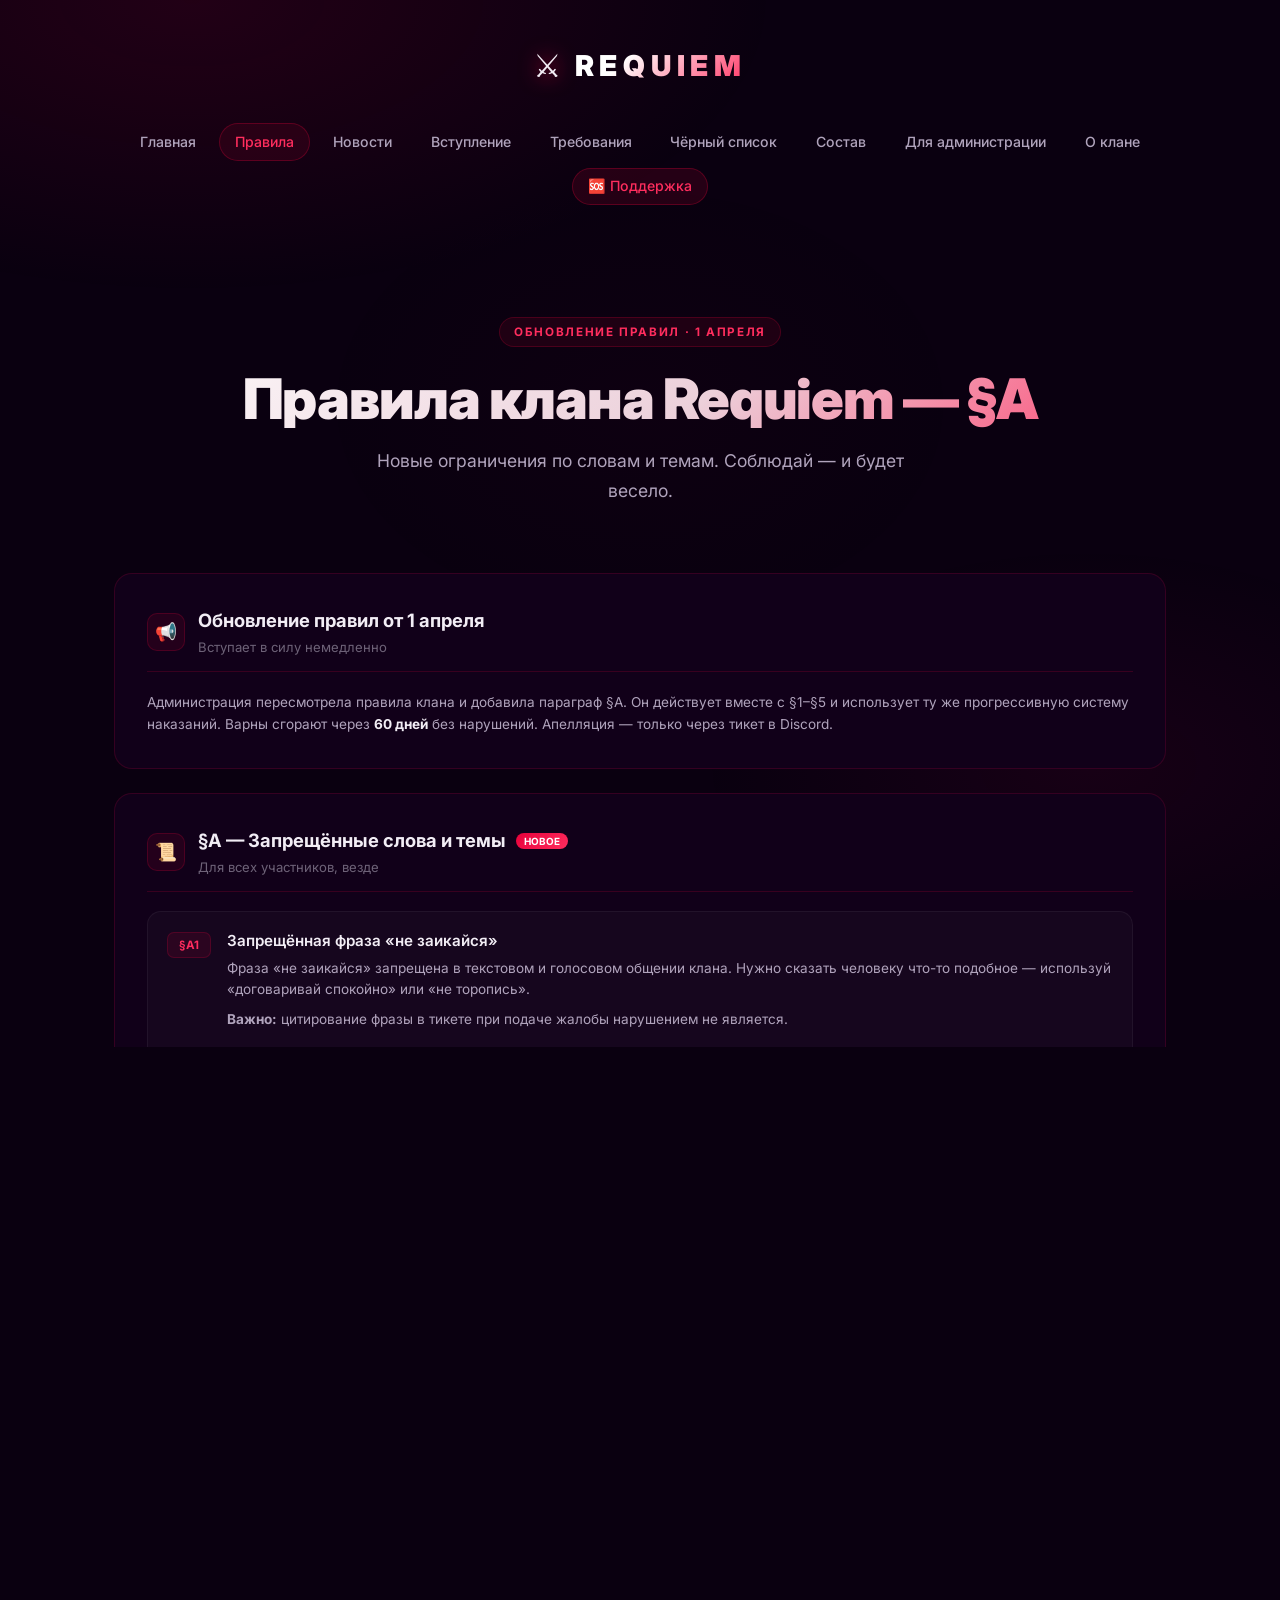
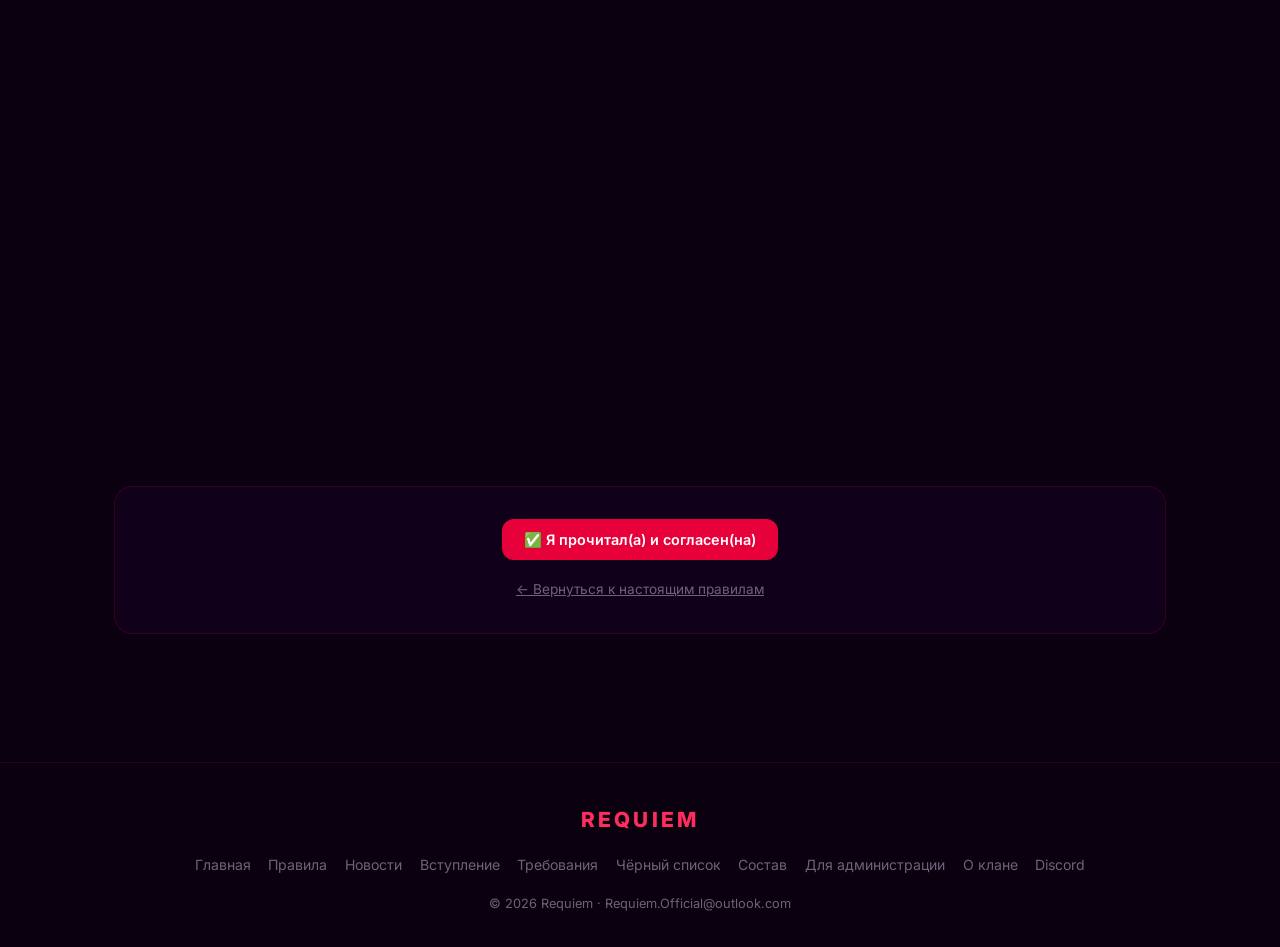
<file: RulesApriel1.html>
<!DOCTYPE html>
<html lang="ru">
<head>
<meta charset="UTF-8">
<meta name="viewport" content="width=device-width, initial-scale=1.0">
<title>Правила 1 апреля — Requiem</title>
<link rel="stylesheet" href="style.css">
<style>

.rule-block {
  margin-bottom: 0.7rem;
  background: rgba(255,255,255,0.025);
  border: 1px solid rgba(255,255,255,0.05);
  border-radius: 14px;
  overflow: hidden;
  transition: border-color 0.2s;
}
.rule-block:hover { border-color: rgba(232,0,58,0.2); }
.rule-block.critical {
  border-color: rgba(232,0,58,0.3);
  background: rgba(232,0,58,0.04);
}
.rule-block.critical .rule-num {
  background: rgba(232,0,58,0.2);
  border-color: rgba(232,0,58,0.45);
}

.rule-main {
  display: flex;
  gap: 1rem;
  padding: 1.1rem 1.2rem;
  align-items: flex-start;
}
.rule-num {
  min-width: 44px;
  height: 26px;
  background: rgba(232,0,58,0.1);
  border: 1px solid rgba(232,0,58,0.2);
  border-radius: 7px;
  display: flex; align-items: center; justify-content: center;
  font-size: 0.72rem; font-weight: 700;
  color: var(--red-light);
  flex-shrink: 0;
  padding: 0 0.4rem;
  margin-top: 0.15rem;
}
.rule-title { font-weight: 600; color: var(--text); font-size: 0.95rem; display: block; margin-bottom: 0.25rem; }
.rule-desc  { font-size: 0.85rem; color: var(--text-secondary); line-height: 1.55; }

.rule-punishments {
  border-top: 1px solid rgba(255,255,255,0.04);
  padding: 0.7rem 1.2rem;
  display: flex; flex-direction: column; gap: 0.35rem;
  background: rgba(0,0,0,0.15);
}
.punishment-row { display: flex; align-items: baseline; gap: 0.6rem; font-size: 0.82rem; }
.p-label { color: var(--text-muted); white-space: nowrap; flex-shrink: 0; font-size: 0.75rem; }

.p-badge {
  display: inline-flex; align-items: center; gap: 0.3rem;
  padding: 0.15rem 0.6rem; border-radius: 999px;
  font-size: 0.75rem; font-weight: 700; white-space: nowrap;
}
.pb-warn    { background: rgba(255,179,71,0.12);  color: #ffb347; border: 1px solid rgba(255,179,71,0.25); }
.pb-mute    { background: rgba(71,181,255,0.1);   color: #47b5ff; border: 1px solid rgba(71,181,255,0.2); }
.pb-timeout { background: rgba(91,156,255,0.12);  color: #77aaff; border: 1px solid rgba(91,156,255,0.28); }
.pb-vcmute  { background: rgba(100,220,255,0.1);  color: #64dcff; border: 1px solid rgba(100,220,255,0.2); }
.pb-notice  { background: rgba(255,255,255,0.06); color: var(--text-secondary); border: 1px solid rgba(255,255,255,0.14); }
.pb-ban     { background: rgba(232,0,58,0.1);     color: var(--red-light); border: 1px solid rgba(232,0,58,0.25); }
.pb-permban { background: rgba(150,0,0,0.15);     color: #ff6b6b; border: 1px solid rgba(150,0,0,0.3); }
.pb-frozen  { background: rgba(127,216,255,0.1);  color: #7fd8ff; border: 1px solid rgba(127,216,255,0.25); }
.pb-noaccess{ background: rgba(255,138,91,0.12);  color: #ff8a5b; border: 1px solid rgba(255,138,91,0.28); }
.pb-videomute{ background: rgba(255,92,168,0.1);  color: #ff5ca8; border: 1px solid rgba(255,92,168,0.25); }

.section-header {
  display: flex; align-items: center; gap: 0.8rem;
  margin: 0 0 1.2rem 0;
  padding-bottom: 0.8rem;
  border-bottom: 1px solid var(--glass-border);
}
.section-icon {
  width: 38px; height: 38px;
  background: var(--red-subtle);
  border: 1px solid rgba(232,0,58,0.2);
  border-radius: 10px;
  display: flex; align-items: center; justify-content: center;
  font-size: 1.1rem; flex-shrink: 0;
}
.section-title    { font-size: 1.15rem; font-weight: 700; color: var(--text); }
.section-subtitle { font-size: 0.82rem; color: var(--text-muted); margin-top: 0.1rem; }

.calc-row {
  display: flex; gap: 0.8rem; margin-bottom: 1rem; flex-wrap: wrap;
}
.calc-select {
  flex: 1; min-width: 180px;
  color-scheme: dark;
  background: #0f0a12; color: var(--text);
  border: 1px solid var(--glass-border); border-radius: 12px;
  padding: 0.7rem 1rem; font-size: 0.9rem;
  outline: none; font-family: inherit; cursor: pointer; transition: border-color 0.2s;
}
.calc-select:focus { border-color: rgba(232,0,58,0.4); }
.calc-select option, .calc-select optgroup { background: #0f000a; color: var(--text); }

.calc-add-btn {
  background: var(--red); color: white; border: none;
  border-radius: 12px; padding: 0.7rem 1.4rem;
  font-size: 0.9rem; font-weight: 600; cursor: pointer;
  font-family: inherit; transition: all 0.2s; white-space: nowrap;
}
.calc-add-btn:hover { background: var(--red-light); transform: translateY(-1px); }

.calc-vitem {
  display: flex; align-items: center; justify-content: space-between;
  padding: 0.5rem 0.8rem;
  background: rgba(255,255,255,0.025);
  border: 1px solid rgba(255,255,255,0.05);
  border-radius: 8px; margin-bottom: 0.4rem;
  font-size: 0.85rem; gap: 0.6rem;
  animation: fadeUp 0.2s ease;
}
.calc-del {
  background: rgba(232,0,58,0.1); border: 1px solid rgba(232,0,58,0.2);
  color: var(--red-light); border-radius: 6px;
  width: 26px; height: 26px; display: flex; align-items: center; justify-content: center;
  cursor: pointer; font-size: 1rem; flex-shrink: 0; font-family: inherit; transition: all 0.15s;
}
.calc-del:hover { background: var(--red); color: white; }

.calc-result {
  border-radius: 14px; padding: 1.4rem;
  display: flex; flex-direction: column;
  align-items: center; text-align: center; gap: 0.35rem; margin-top: 1rem;
}
.calc-result-icon  { font-size: 2rem; }
.calc-result-title { font-size: 1.15rem; font-weight: 700; color: var(--text); }
.calc-result-desc  { font-size: 0.85rem; color: var(--text-secondary); }

.r-ok      { background: rgba(0,212,170,0.08);  border: 1px solid rgba(0,212,170,0.2); }
.r-warn    { background: rgba(255,179,71,0.08); border: 1px solid rgba(255,179,71,0.2); }
.r-ban     { background: rgba(232,0,58,0.08);   border: 1px solid rgba(232,0,58,0.2); }
.r-frozen  { background: rgba(127,216,255,0.08); border: 1px solid rgba(127,216,255,0.2); }
.r-permban { background: rgba(150,0,0,0.1);     border: 1px solid rgba(150,0,0,0.25); }

.calc-empty { text-align: center; padding: 2rem; color: var(--text-muted); font-size: 0.9rem; }

.custom-form {
  background: rgba(232,0,58,0.05);
  border: 1px solid rgba(232,0,58,0.2);
  border-radius: 14px;
  padding: 1.2rem;
  margin-top: 1rem;
  display: none;
  flex-direction: column;
  gap: 0.8rem;
  animation: fadeUp 0.2s ease;
}
.custom-form.open { display: flex; }
.custom-form label { font-size: 0.8rem; font-weight: 600; color: var(--text-muted); text-transform: uppercase; letter-spacing: 0.05em; }
.custom-input {
  color-scheme: dark;
  background: #0f0a12; color: var(--text);
  border: 1px solid var(--glass-border); border-radius: 10px;
  padding: 0.6rem 0.9rem; font-size: 0.9rem;
  font-family: inherit; outline: none; transition: border-color 0.2s; width: 100%;
}
.custom-input option { background: #0f000a; color: var(--text); }
.custom-input:focus { border-color: rgba(232,0,58,0.4); }
.custom-row { display: flex; gap: 0.6rem; flex-wrap: wrap; }
.custom-row .custom-input { flex: 1; min-width: 120px; }

.zone-tabs { display: flex; gap: 0.5rem; margin-bottom: 1rem; flex-wrap: wrap; }
.zone-tab {
  padding: 0.4rem 1rem; border-radius: 999px; font-size: 0.85rem; font-weight: 600;
  border: 1px solid var(--glass-border); background: var(--glass);
  color: var(--text-muted); cursor: pointer; font-family: inherit; transition: all 0.2s;
}
.zone-tab:hover { color: var(--text); border-color: rgba(232,0,58,0.3); }
.zone-tab.active { background: var(--red-subtle); color: var(--red-light); border-color: rgba(232,0,58,0.35); }

.role-badge {
  display: inline-flex; align-items: center; gap: 0.3rem;
  padding: 0.15rem 0.6rem; border-radius: 999px;
  font-size: 0.72rem; font-weight: 700;
  background: rgba(255,255,255,0.06); border: 1px solid rgba(255,255,255,0.1);
  color: var(--text-secondary);
}

@media(max-width:600px) {
  .calc-add-btn { width: 100%; }
}

/* Keep the staff page link visible in the rules navigation. */
.nav-link.staff-guide-link{
  display:inline-flex !important;
  visibility:visible !important;
  opacity:1 !important;
  white-space:nowrap;
  flex:0 0 auto;
}

</style>
</head>
<body>
<div class="progress-bar" id="progressBar"></div>
<button class="scroll-top" id="scrollTop">↑</button>

<header>
  <div class="container">
    <div class="site-brand"><span class="brand-icon">⚔️</span><span class="brand-name">Requiem</span></div>
    <nav class="main-nav">
      <a href="index.html" class="nav-link">Главная</a>
      <a href="rules.html" class="nav-link active">Правила</a>
      <a href="news.html" class="nav-link">Новости</a>
      <a href="join.html" class="nav-link">Вступление</a>
      <a href="requirements.html" class="nav-link">Требования</a>
      <a href="blacklist.html" class="nav-link">Чёрный список</a>
      <a href="members.html" class="nav-link">Состав</a>
      <a href="staff-guide.html" class="nav-link staff-guide-link">Для администрации</a>
      <a href="about.html" class="nav-link">О клане</a>
      <a href="support.html" class="nav-link" style="background:rgba(232,0,58,0.12);color:var(--red-light);border:1px solid rgba(232,0,58,0.28);">🆘 Поддержка</a>
    </nav>
  </div>
</header>

<main>
  <section class="page-hero" style="padding-bottom:2rem;">
    <span class="page-hero-label">Обновление правил · 1 апреля</span>
    <h1 style="font-size:clamp(2rem,6vw,3.5rem);">Правила клана Requiem — §А</h1>
    <p>Новые ограничения по словам и темам. Соблюдай — и будет весело.</p>
  </section>

  <div class="container">


    <div class="card fade-in d1" style="margin-bottom:1.5rem;">
      <div class="section-header">
        <div class="section-icon">📢</div>
        <div><div class="section-title">Обновление правил от 1 апреля</div><div class="section-subtitle">Вступает в силу немедленно</div></div>
      </div>
      <p style="font-size:0.85rem;color:var(--text-secondary);line-height:1.65;">
        Администрация пересмотрела правила клана и добавила параграф §А. Он действует вместе с §1–§5 и использует ту же прогрессивную систему наказаний. Варны сгорают через <strong style="color:var(--text);">60 дней</strong> без нарушений. Апелляция — только через тикет в Discord.
      </p>
    </div>

    <div class="card fade-in d2" style="margin-bottom:1.5rem;">
      <div class="section-header">
        <div class="section-icon">📜</div>
        <div>
          <div class="section-title">§А — Запрещённые слова и темы <span style="font-size:0.62rem;font-weight:700;padding:0.12rem 0.5rem;background:linear-gradient(135deg,var(--red),var(--red-light));color:white;border-radius:999px;margin-left:0.4rem;vertical-align:middle;">НОВОЕ</span></div>
          <div class="section-subtitle">Для всех участников, везде</div>
        </div>
      </div>

      <div class="rule-block">
        <div class="rule-main"><div class="rule-num">§А1</div><div><span class="rule-title">Запрещённая фраза «не заикайся»</span><p class="rule-desc">Фраза «не заикайся» запрещена в текстовом и голосовом общении клана. Нужно сказать человеку что-то подобное — используй «договаривай спокойно» или «не торопись».</p><p class="rule-desc" style="margin-top:.55rem;"><strong>Важно:</strong> цитирование фразы в тикете при подаче жалобы нарушением не является.</p></div></div>
        <div class="rule-punishments"><div class="punishment-row"><span class="p-label">1-й раз</span><span class="p-badge pb-warn">💬 Предупреждение</span></div><div class="punishment-row"><span class="p-label">2-й раз</span><span class="p-badge pb-warn">⚠️ Варн + мут по месту нарушения 2–6ч</span></div><div class="punishment-row"><span class="p-label">3-й раз</span><span class="p-badge pb-noaccess">🚫 Нет доступа 1–3 дня</span></div></div>
      </div>
      <div class="rule-block">
        <div class="rule-main"><div class="rule-num">§А2</div><div><span class="rule-title">Число 67</span><p class="rule-desc">Запрещено произносить, писать и показывать число 67 в любом виде: «67», «шестьдесят семь», «6-7», «шесть-семь», «sixty seven». За спам этим числом бот автоматически выдаёт встроенный таймаут Discord на 1 час.</p><p class="rule-desc" style="margin-top:.55rem;"><strong>Исключение:</strong> числа 66 и 68 разрешены. Если тебе очень нужно 67 — можешь назвать его «66 плюс 1».</p></div></div>
        <div class="rule-punishments"><div class="punishment-row"><span class="p-label">Авто (бот)</span><span class="p-badge pb-timeout">⏳ Таймаут Discord 1ч</span></div><div class="punishment-row"><span class="p-label">После авто</span><span class="p-badge pb-warn">💬 Предупреждение</span></div><div class="punishment-row"><span class="p-label">2-й раз</span><span class="p-badge pb-warn">⚠️ Варн</span><span class="p-badge pb-frozen">❄️ Заморожен 6–12ч</span></div><div class="punishment-row"><span class="p-label">3-й раз</span><span class="p-badge pb-noaccess">🚫 Нет доступа 1–3 дня</span></div></div>
      </div>
      <div class="rule-block">
        <div class="rule-main"><div class="rule-num">§А3</div><div><span class="rule-title">Слово «нос»</span><p class="rule-desc">Слово «нос» запрещено. Разрешается использовать «обонятельный орган», «шнобель» или жест рукой. Слова, в состав которых входит запрещённое слово («носорог», «носки», «Носов»), под запрет не попадают.</p><p class="rule-desc" style="margin-top:.55rem;"><strong>Важно:</strong> прямой вопрос «как называется эта штука на лице» не считается провокацией, если не повторяется более 3 раз.</p></div></div>
        <div class="rule-punishments"><div class="punishment-row"><span class="p-label">1-й раз</span><span class="p-badge pb-warn">💬 Предупреждение</span></div><div class="punishment-row"><span class="p-label">2-й раз</span><span class="p-badge pb-warn">⚠️ Варн + мут по месту нарушения 2–6ч</span></div><div class="punishment-row"><span class="p-label">3-й раз</span><span class="p-badge pb-warn">⚠️ Варн + мут по месту нарушения 12–24ч</span></div><div class="punishment-row"><span class="p-label">4-й раз</span><span class="p-badge pb-noaccess">🚫 Нет доступа 1–3 дня</span></div></div>
      </div>
      <div class="rule-block">
        <div class="rule-main"><div class="rule-num">§А4</div><div><span class="rule-title">Фраза «я тролль»</span><p class="rule-desc">Заявлять о своей принадлежности к троллям запрещено. Если сообщение звучит как «я тролль», «я просто тролль» или «ну я же тролль», оно считается нарушением вне зависимости от тона.</p><p class="rule-desc" style="margin-top:.55rem;"><strong>Повтор нарушения считается общим:</strong> если участник сказал фразу в чате, а затем в войсе, это не считается «первым разом заново».</p></div></div>
        <div class="rule-punishments"><div class="punishment-row"><span class="p-label">1-й раз</span><span class="p-badge pb-warn">💬 Предупреждение</span></div><div class="punishment-row"><span class="p-label">2-й раз</span><span class="p-badge pb-warn">⚠️ Варн + мут в чате 6–12ч</span></div><div class="punishment-row"><span class="p-label">3-й раз</span><span class="p-badge pb-noaccess">🚫 Нет доступа 1–3 дня</span></div></div>
      </div>
      <div class="rule-block">
        <div class="rule-main"><div class="rule-num">§А5</div><div><span class="rule-title">Трансляция Undertale</span><p class="rule-desc">Запрещено показывать Undertale через трансляцию экрана и камеру: игровой процесс, саундтрек в фоне и главное меню. Правило действует в каждом голосовом канале клана.</p></div></div>
        <div class="rule-punishments"><div class="punishment-row"><span class="p-label">1-й раз</span><span class="p-badge pb-warn">💬 Предупреждение + остановка трансляции</span></div><div class="punishment-row"><span class="p-label">2-й раз</span><span class="p-badge pb-videomute">📵 Мут видео 2–6ч</span></div><div class="punishment-row"><span class="p-label">3-й раз</span><span class="p-badge pb-videomute">📵 Мут видео 24ч + варн</span></div><div class="punishment-row"><span class="p-label">4-й раз</span><span class="p-badge pb-videomute">📵 Мут видео 7 дней</span></div></div>
      </div>
      <div class="rule-block">
        <div class="rule-main"><div class="rule-num">§А6</div><div><span class="rule-title">Обсуждение Undertale</span><p class="rule-desc">Обсуждать Undertale в текстовых и голосовых каналах запрещено: персонажей, концовки, музыку, мемы и теории. Если очень хочется, придумай своё название («та игра с грустным скелетом») — и получи за это то же нарушение.</p><p class="rule-desc" style="margin-top:.55rem;"><strong>Не является нарушением:</strong> упоминание игры в тикете для жалобы на другого участника.</p></div></div>
        <div class="rule-punishments"><div class="punishment-row"><span class="p-label">1-й раз</span><span class="p-badge pb-warn">💬 Предупреждение + удаление сообщения</span></div><div class="punishment-row"><span class="p-label">2-й раз</span><span class="p-badge pb-warn">⚠️ Варн + мут в чате 12–24ч</span></div><div class="punishment-row"><span class="p-label">3-й раз</span><span class="p-badge pb-noaccess">🚫 Нет доступа 1–3 дня</span></div></div>
      </div>
      <div class="rule-block">
        <div class="rule-main"><div class="rule-num">§А7</div><div><span class="rule-title">Обход запретных слов</span><p class="rule-desc">Использование шифров, опечаток, транслита, эмодзи и намёков для обхода §А1–§А6 («н0с», «шесть семь», «U-tale») считается отдельным нарушением. Наказание выдаётся по лестнице обойдённого правила.</p></div></div>
        <div class="rule-punishments"><div class="punishment-row"><span class="p-label">Всегда</span><span class="p-badge pb-warn">⚠️ Варн</span><span class="p-badge pb-warn">+ наказание по обойдённому правилу</span></div></div>
      </div>
      <div class="rule-block">
        <div class="rule-main"><div class="rule-num">§А8</div><div><span class="rule-title">Приветствие «ку»</span><p class="rule-desc">В общем чате допускается приветствие «Здравствуйте, уважаемый чат» или «Доброго времени суток». Сокращённые формы («ку», «хай», «прив») не допускаются.</p></div></div>
        <div class="rule-punishments"><div class="punishment-row"><span class="p-label">1-й раз</span><span class="p-badge pb-warn">💬 Предупреждение</span></div><div class="punishment-row"><span class="p-label">2-й раз</span><span class="p-badge pb-mute">🔇 Мут в чате 6ч</span></div></div>
      </div>
      <div class="rule-block">
        <div class="rule-main"><div class="rule-num">§А9</div><div><span class="rule-title">Ложная информация о катках</span><p class="rule-desc">Фразы «это последняя катка» и «ещё одну и спать» в войсе считаются заведомо ложной информацией, если после них участник остался в игре более 30 минут.</p></div></div>
        <div class="rule-punishments"><div class="punishment-row"><span class="p-label">1-й раз</span><span class="p-badge pb-warn">💬 Предупреждение</span></div><div class="punishment-row"><span class="p-label">2-й раз</span><span class="p-badge pb-warn">⚠️ Варн</span></div><div class="punishment-row"><span class="p-label">3-й раз</span><span class="p-badge pb-warn">⚠️ Варн</span><span class="p-badge pb-frozen">❄️ Заморожен 6–12ч</span></div></div>
      </div>
      <div class="rule-block">
        <div class="rule-main"><div class="rule-num">§А10</div><div><span class="rule-title">Шутки 1 апреля</span><p class="rule-desc">Шутки 1 апреля запрещены. Администрация осознаёт, что это правило нарушает само себя, и это не меняет его силу.</p></div></div>
        <div class="rule-punishments"><div class="punishment-row"><span class="p-label">Всегда</span><span class="p-badge pb-noaccess">🚫 Нет доступа до 2 апреля</span></div></div>
      </div>
      <div class="rule-block critical">
        <div class="rule-main"><div class="rule-num">§А11</div><div><span class="rule-title">Чтение §А</span><p class="rule-desc">Если ты читаешь этот пункт, ты уже нарушил §А11. Чтение остальных пунктов тоже было нарушением, просто нестрогим.</p></div></div>
        <div class="rule-punishments"><div class="punishment-row"><span class="p-label">Всегда</span><span class="p-badge pb-permban">⛔ Пермабан + ЧС · 24 часа · до 2 апреля</span></div></div>
      </div>
      <div style="height:1px;background:var(--glass-border);margin:1rem 0;"></div>
      <p style="font-size:0.75rem;font-weight:700;color:var(--text-muted);text-transform:uppercase;letter-spacing:0.08em;margin-bottom:0.8rem;">Для состава администрации</p>
      <div class="rule-block">
        <div class="rule-main"><div class="rule-num">§А.1</div><div><span class="rule-title">Соблюдение правил администрацией</span><p class="rule-desc">Модераторы, администраторы, поддержка и со-владелец соблюдают §А наравне с участниками. Если сотрудник случайно сказал «67» в войсе, он обязан сам выдать себе предупреждение.</p></div></div>
        
      </div>
    </div>

    <div class="card fade-in d3" style="text-align:center;margin-bottom:2rem;">
      <button class="calc-add-btn" id="agreeBtn" onclick="agree()">✅ Я прочитал(а) и согласен(на)</button>
      <div id="agreeResult" style="margin-top:1rem;"></div>
      <div style="margin-top:1rem;"><a href="rules.html" style="font-size:0.85rem;color:var(--text-muted);">← Вернуться к настоящим правилам</a></div>
    </div>

  </div>
</main>

<footer>
  <div class="container">
    <div class="footer-brand">REQUIEM</div>
    <div class="footer-links">
      <a href="index.html" class="footer-link">Главная</a>
      <a href="rules.html" class="footer-link">Правила</a>
      <a href="news.html" class="footer-link">Новости</a>
      <a href="join.html" class="footer-link">Вступление</a>
      <a href="requirements.html" class="footer-link">Требования</a>
      <a href="blacklist.html" class="footer-link">Чёрный список</a>
      <a href="members.html" class="footer-link">Состав</a><a href="staff-guide.html" class="footer-link">Для администрации</a>
      <a href="about.html" class="footer-link">О клане</a>
      <a href="https://discord.gg/u769kvpCT5" target="_blank" class="footer-link">Discord</a>
    </div>
    <div class="footer-copy">© 2026 Requiem · Requiem.Official@outlook.com</div>
  </div>
</footer>

<script src="script.js"></script>
<script>
let clicks = 0;
const JOKES = [
  { icon:'✅', title:'Согласие зафиксировано', desc:'Спасибо. Обратите внимание: прочитав §А11, вы нарушили §А11.', cls:'r-warn' },
  { icon:'🚫', title:'Согласие тоже нарушение', desc:'Вы согласились слишком быстро. Нет доступа до 2 апреля.', cls:'r-ban' },
  { icon:'⛔', title:'Пермабан + ЧС · 24 часа', desc:'Наказание за чтение §А11 вступило в силу и закончится 2 апреля.', cls:'r-permban' },
  { icon:'🤡', title:'С 1 апреля!', desc:'Это шутка. Никаких наказаний нет, настоящие правила — на странице «Правила».', cls:'r-ok' },
];
function agree() {
  const j = JOKES[Math.min(clicks, JOKES.length - 1)];
  clicks++;
  const el = document.getElementById('agreeResult');
  el.innerHTML = `<div class="calc-result ${j.cls}"><div class="calc-result-icon">${j.icon}</div><div class="calc-result-title">${j.title}</div><div class="calc-result-desc">${j.desc}</div></div>`;
}
</script>
</body>
</html>
</file>
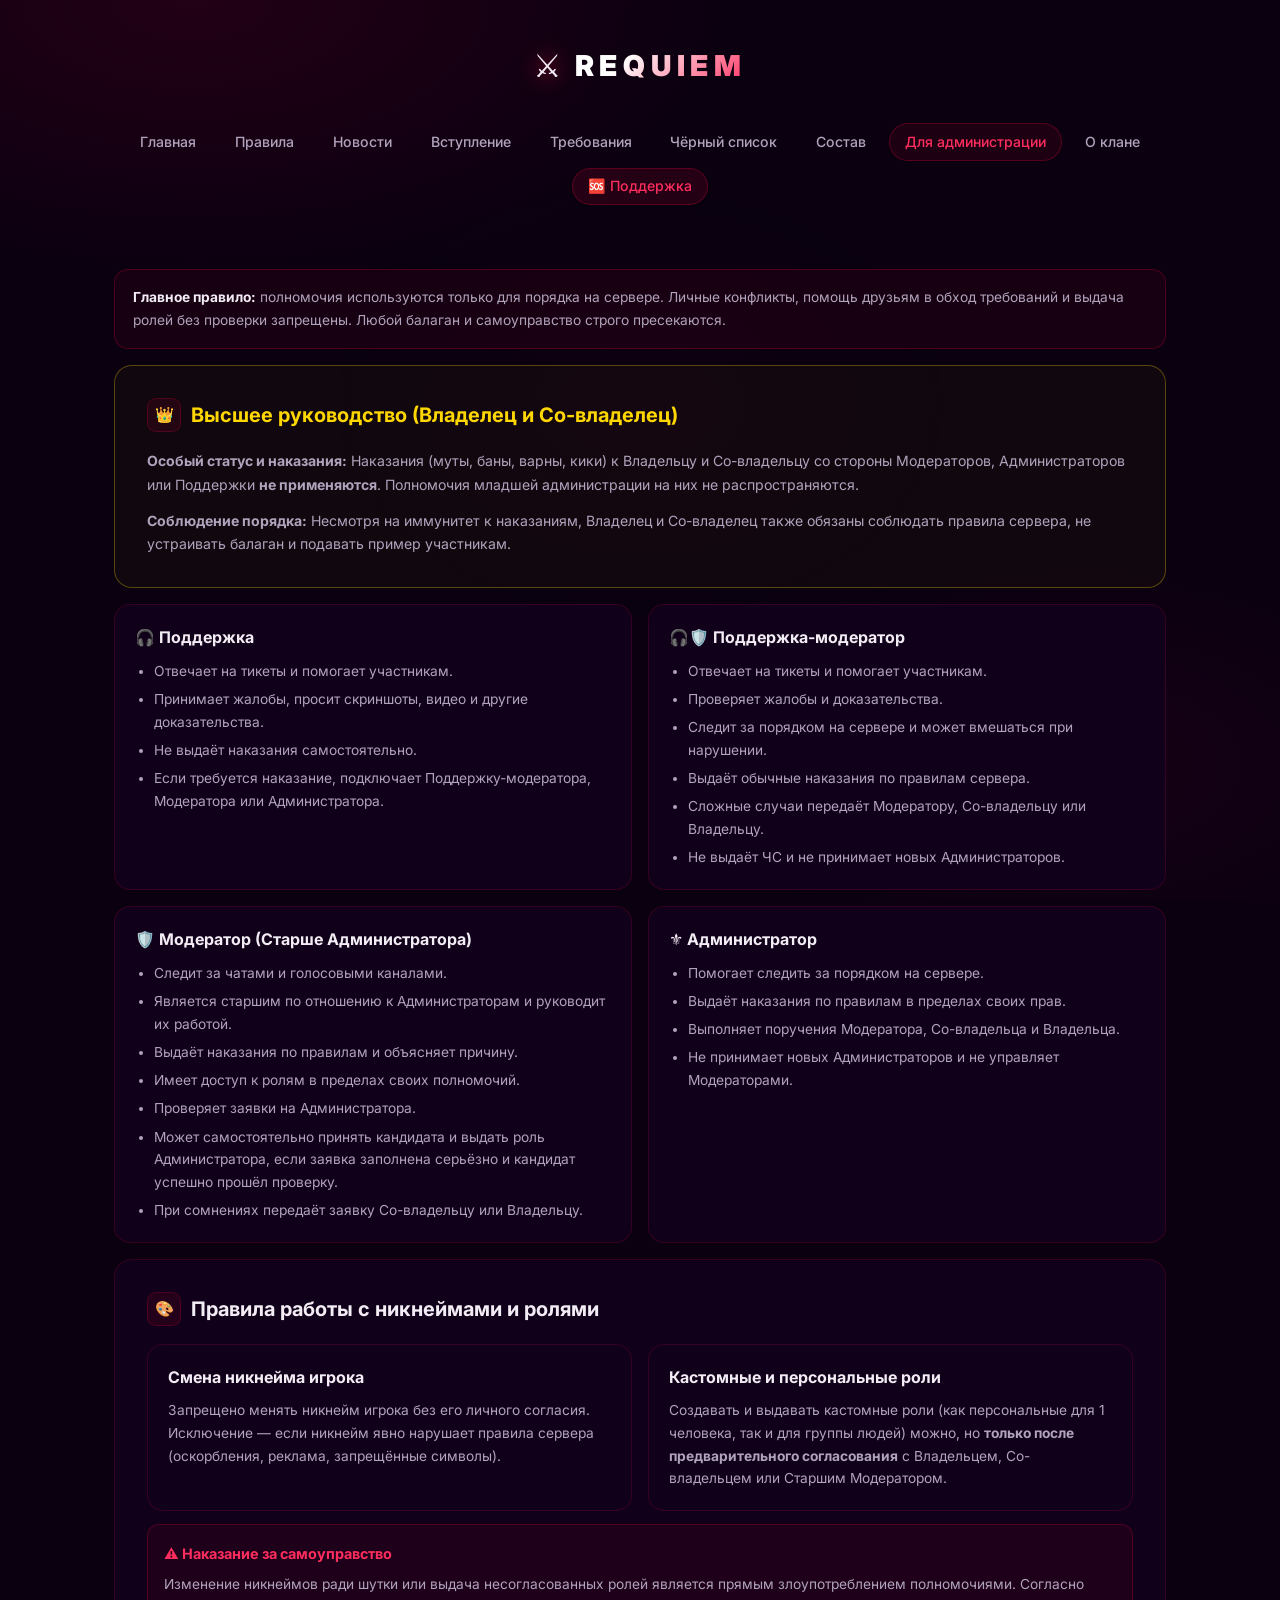
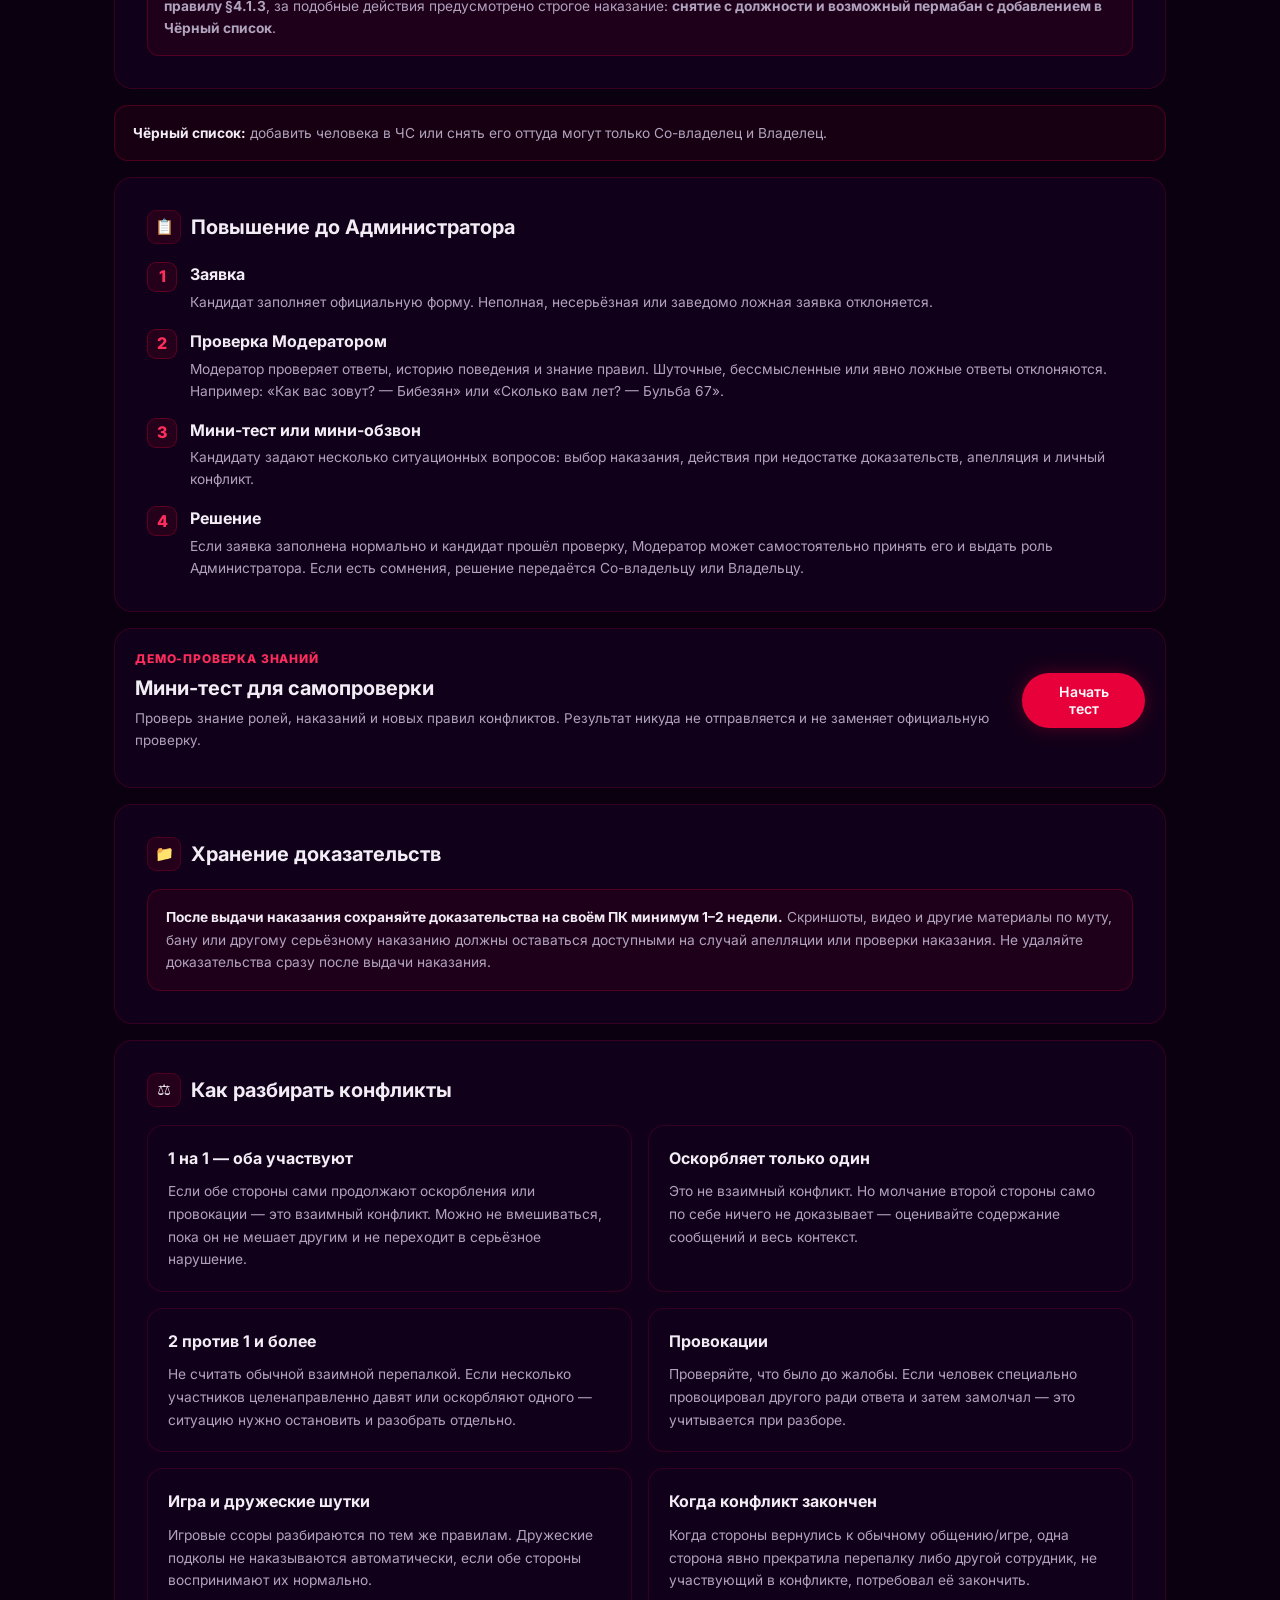
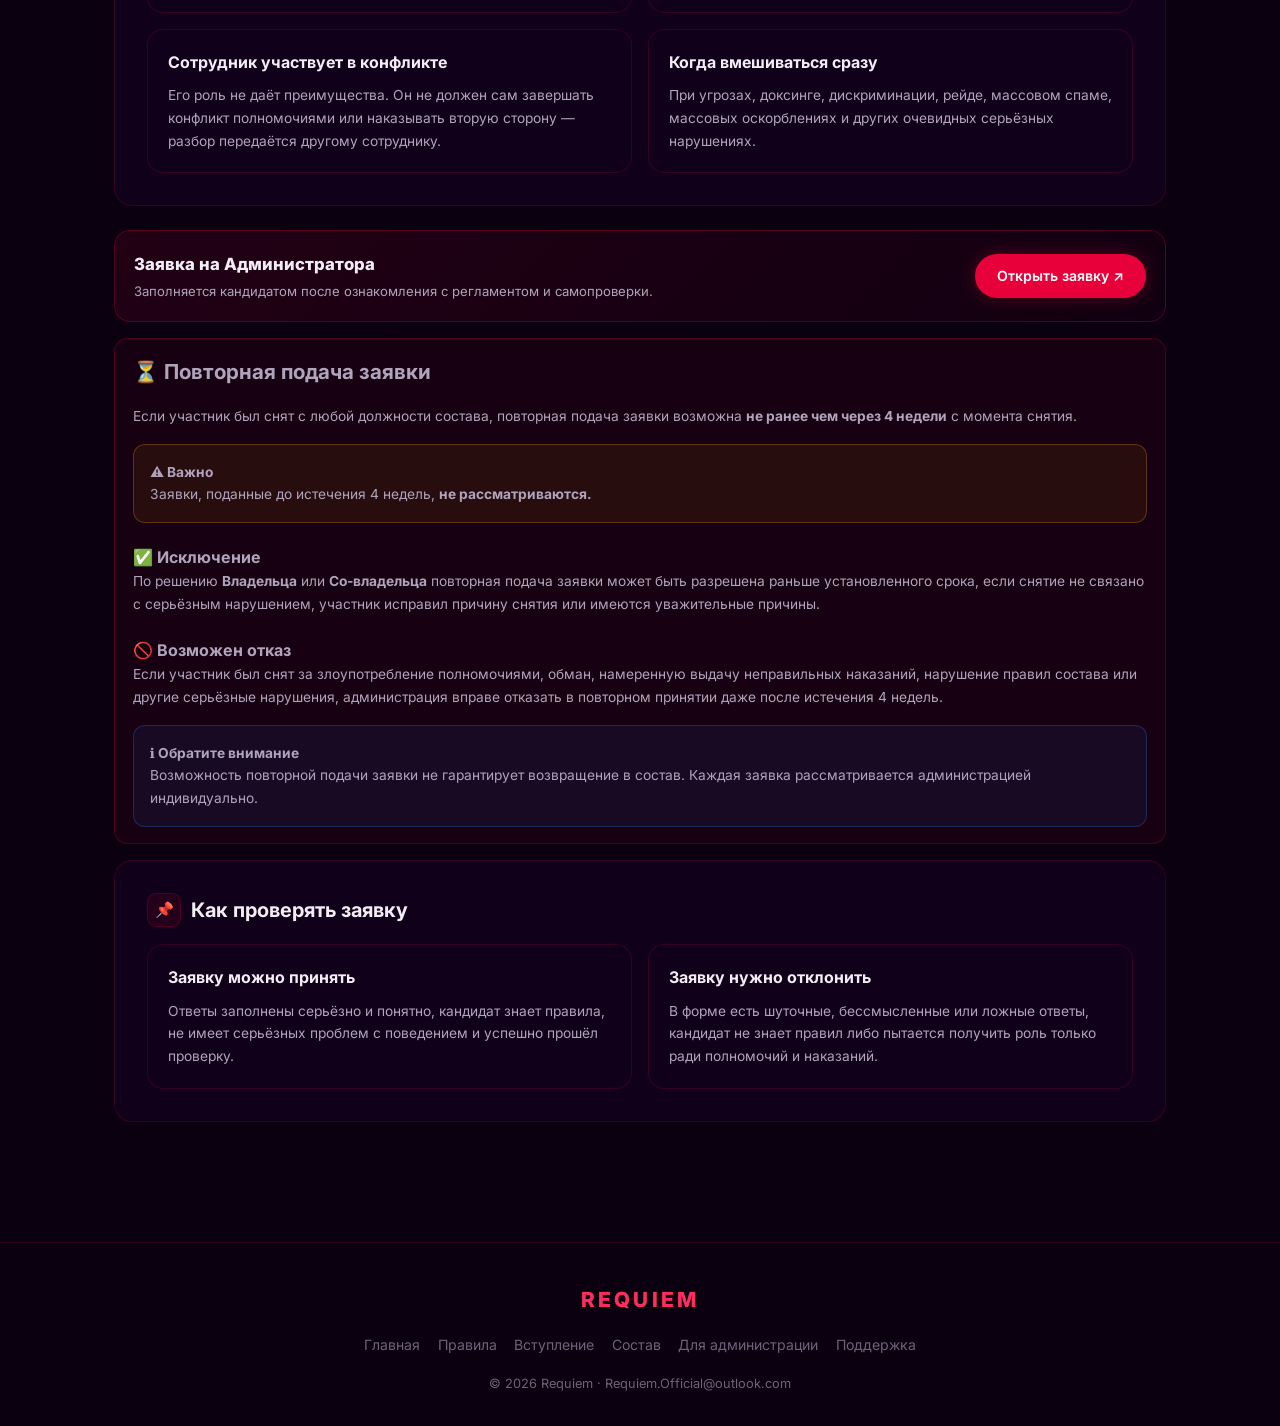
<file: staff-guide.html>
<!DOCTYPE html>
<html lang="ru">
<head>
<meta charset="UTF-8">
<meta name="viewport" content="width=device-width, initial-scale=1.0">
<title>Для администрации — Requiem</title>
<link rel="stylesheet" href="style.css">
<style>
.guide-grid{display:grid;grid-template-columns:repeat(2,minmax(0,1fr));gap:1rem;margin-bottom:1rem}.guide-card{background:var(--card-bg);border:1px solid var(--border);border-radius:16px;padding:1.25rem}.guide-card h3{font-size:1rem;margin-bottom:.55rem}.guide-card p,.guide-card li{font-size:.86rem;color:var(--text-secondary);line-height:1.65}.guide-card ul,.guide-card ol{padding-left:1.2rem}.guide-card li+li{margin-top:.35rem}.notice{padding:1rem 1.1rem;border:1px solid rgba(232,0,58,.25);background:rgba(232,0,58,.06);border-radius:14px;color:var(--text-secondary);font-size:.86rem;line-height:1.65}.step{display:flex;gap:.8rem;align-items:flex-start}.step-num{width:30px;height:30px;border-radius:9px;display:flex;align-items:center;justify-content:center;flex-shrink:0;background:var(--red-subtle);border:1px solid rgba(232,0,58,.3);color:var(--red-light);font-weight:800}.application-box{display:flex;justify-content:space-between;align-items:center;gap:1rem;flex-wrap:wrap;padding:1.2rem;border-radius:16px;background:linear-gradient(135deg,rgba(232,0,58,.11),rgba(232,0,58,.03));border:1px solid rgba(232,0,58,.28)}.quiz-card{background:var(--card-bg);border:1px solid var(--border);border-radius:18px;padding:1.25rem;margin-bottom:1rem}.quiz-top{display:flex;justify-content:space-between;gap:1rem;align-items:center;margin-bottom:1rem}.quiz-progress{height:8px;background:rgba(255,255,255,.06);border-radius:999px;overflow:hidden;margin:.7rem 0 1.1rem}.quiz-progress>span{display:block;height:100%;width:0;background:linear-gradient(90deg,var(--red),var(--red-light));transition:width .25s ease}.quiz-question{font-size:1.05rem;font-weight:750;line-height:1.45;margin-bottom:.9rem}.quiz-options{display:grid;gap:.65rem}.quiz-option{width:100%;text-align:left;padding:.85rem 1rem;border:1px solid var(--border);background:rgba(255,255,255,.025);color:var(--text-secondary);border-radius:12px;cursor:pointer;font-family:inherit;font-size:.88rem;transition:.18s}.quiz-option:hover{border-color:rgba(232,0,58,.35);color:var(--text);transform:translateY(-1px)}.quiz-option.selected{border-color:rgba(232,0,58,.55);background:rgba(232,0,58,.09);color:var(--text)}.quiz-actions{display:flex;justify-content:space-between;gap:.7rem;flex-wrap:wrap;margin-top:1rem}.quiz-result{display:none;padding:1.2rem;border-radius:15px;border:1px solid var(--border);background:rgba(255,255,255,.025);text-align:center}.quiz-result.show{display:block}.quiz-score{font-size:2rem;font-weight:900;margin:.35rem 0}.quiz-note{font-size:.8rem;color:var(--text-muted);line-height:1.55;margin-top:.8rem}.quiz-review{margin-top:1rem;display:grid;gap:.65rem;text-align:left}.quiz-review-item{padding:.8rem .9rem;border-radius:12px;border:1px solid var(--border);background:rgba(255,255,255,.025);font-size:.83rem;line-height:1.55;color:var(--text-secondary)}.quiz-review-item strong{color:var(--text)}.quiz-review-item.wrong{border-color:rgba(232,0,58,.25);background:rgba(232,0,58,.05)}@media(max-width:760px){.guide-grid{grid-template-columns:1fr}.quiz-top{align-items:flex-start;flex-direction:column}}

/* Keep the staff page link visible when the navigation is crowded. */
.nav-link.staff-guide-link{
  display:inline-flex !important;
  visibility:visible !important;
  opacity:1 !important;
  white-space:nowrap;
  flex:0 0 auto;
}
</style>
</head>
<body>
<div class="progress-bar" id="progressBar"></div>
<button class="scroll-top" id="scrollTop">↑</button>
<header><div class="container"><div class="site-brand"><span class="brand-icon">⚔️</span><span class="brand-name">Requiem</span></div><nav class="main-nav">
<a href="index.html" class="nav-link">Главная</a><a href="rules.html" class="nav-link">Правила</a><a href="news.html" class="nav-link">Новости</a><a href="join.html" class="nav-link">Вступление</a><a href="requirements.html" class="nav-link">Требования</a><a href="blacklist.html" class="nav-link">Чёрный список</a><a href="members.html" class="nav-link">Состав</a><a href="staff-guide.html" class="nav-link staff-guide-link active">Для администрации</a><a href="about.html" class="nav-link">О клане</a><a href="support.html" class="nav-link" style="background:rgba(232,0,58,0.12);color:var(--red-light);border:1px solid rgba(232,0,58,0.28);">🆘 Поддержка</a>
</nav></div></header>
<main>

<div class="container">
<div class="notice" style="margin-bottom:1rem"><strong style="color:var(--text)">Главное правило:</strong> полномочия используются только для порядка на сервере. Личные конфликты, помощь друзьям в обход требований и выдача ролей без проверки запрещены. Любой балаган и самоуправство строго пресекаются.</div>

<div class="card" style="margin-bottom:1rem; border: 1px solid rgba(255, 215, 0, 0.3); background: rgba(255, 215, 0, 0.03);">
<h2 class="card-title" style="color:#ffd700;"><span class="icon">👑</span>Высшее руководство (Владелец и Со-владелец)</h2>
<p style="font-size:.88rem; color:var(--text-secondary); line-height:1.65; margin-bottom:.8rem;">
<strong>Особый статус и наказания:</strong> Наказания (муты, баны, варны, кики) к Владельцу и Со-владельцу со стороны Модераторов, Администраторов или Поддержки <strong>не применяются</strong>. Полномочия младшей администрации на них не распространяются.
</p>
<p style="font-size:.88rem; color:var(--text-secondary); line-height:1.65;">
<strong>Соблюдение порядка:</strong> Несмотря на иммунитет к наказаниям, Владелец и Со-владелец также обязаны соблюдать правила сервера, не устраивать балаган и подавать пример участникам.
</p>
</div>

<div class="guide-grid">
<div class="guide-card"><h3>🎧 Поддержка</h3><ul><li>Отвечает на тикеты и помогает участникам.</li><li>Принимает жалобы, просит скриншоты, видео и другие доказательства.</li><li>Не выдаёт наказания самостоятельно.</li><li>Если требуется наказание, подключает Поддержку-модератора, Модератора или Администратора.</li></ul></div>

<div class="guide-card"><h3>🎧🛡️ Поддержка-модератор</h3><ul><li>Отвечает на тикеты и помогает участникам.</li><li>Проверяет жалобы и доказательства.</li><li>Следит за порядком на сервере и может вмешаться при нарушении.</li><li>Выдаёт обычные наказания по правилам сервера.</li><li>Сложные случаи передаёт Модератору, Со-владельцу или Владельцу.</li><li>Не выдаёт ЧС и не принимает новых Администраторов.</li></ul></div>

<div class="guide-card"><h3>🛡️ Модератор (Старше Администратора)</h3><ul><li>Следит за чатами и голосовыми каналами.</li><li>Является старшим по отношению к Администраторам и руководит их работой.</li><li>Выдаёт наказания по правилам и объясняет причину.</li><li>Имеет доступ к ролям в пределах своих полномочий.</li><li>Проверяет заявки на Администратора.</li><li>Может самостоятельно принять кандидата и выдать роль Администратора, если заявка заполнена серьёзно и кандидат успешно прошёл проверку.</li><li>При сомнениях передаёт заявку Со-владельцу или Владельцу.</li></ul></div>

<div class="guide-card"><h3>⚜️ Администратор</h3><ul><li>Помогает следить за порядком на сервере.</li><li>Выдаёт наказания по правилам в пределах своих прав.</li><li>Выполняет поручения Модератора, Со-владельца и Владельца.</li><li>Не принимает новых Администраторов и не управляет Модераторами.</li></ul></div>
</div>

<div class="card" style="margin-bottom:1rem">
<h2 class="card-title"><span class="icon">🎨</span>Правила работы с никнеймами и ролями</h2>
<div class="guide-grid" style="margin-bottom:0.8rem">
<div class="guide-card">
<h3>Смена никнейма игрока</h3>
<p>Запрещено менять никнейм игрока без его личного согласия. Исключение — если никнейм явно нарушает правила сервера (оскорбления, реклама, запрещённые символы).</p>
</div>
<div class="guide-card">
<h3>Кастомные и персональные роли</h3>
<p>Создавать и выдавать кастомные роли (как персональные для 1 человека, так и для группы людей) можно, но <strong>только после предварительного согласования</strong> с Владельцем, Со-владельцем или Старшим Модератором.</p>
</div>
</div>
<div style="padding:1rem;border-radius:12px;background:rgba(232,0,58,.06);border:1px solid rgba(232,0,58,.25);">
<strong style="color:var(--red-light); font-size: 0.9rem;">⚠️ Наказание за самоуправство</strong>
<p style="font-size:.86rem; color:var(--text-secondary); margin-top:0.4rem; line-height:1.6;">Изменение никнеймов ради шутки или выдача несогласованных ролей является прямым злоупотреблением полномочиями. Согласно <strong>правилу §4.1.3</strong>, за подобные действия предусмотрено строгое наказание: <strong>снятие с должности и возможный пермабан с добавлением в Чёрный список</strong>.</p>
</div>
</div>

<div class="notice" style="margin-bottom:1rem"><strong style="color:var(--text)">Чёрный список:</strong> добавить человека в ЧС или снять его оттуда могут только Со-владелец и Владелец.</div>

<div class="card" style="margin-bottom:1rem"><h2 class="card-title"><span class="icon">📋</span>Повышение до Администратора</h2><div style="display:flex;flex-direction:column;gap:1rem">
<div class="step"><div class="step-num">1</div><div><strong>Заявка</strong><p style="font-size:.86rem;color:var(--text-secondary);margin-top:.2rem;line-height:1.6">Кандидат заполняет официальную форму. Неполная, несерьёзная или заведомо ложная заявка отклоняется.</p></div></div>
<div class="step"><div class="step-num">2</div><div><strong>Проверка Модератором</strong><p style="font-size:.86rem;color:var(--text-secondary);margin-top:.2rem;line-height:1.6">Модератор проверяет ответы, историю поведения и знание правил. Шуточные, бессмысленные или явно ложные ответы отклоняются. Например: «Как вас зовут? — Бибезян» или «Сколько вам лет? — Бульба 67».</p></div></div>
<div class="step"><div class="step-num">3</div><div><strong>Мини-тест или мини-обзвон</strong><p style="font-size:.86rem;color:var(--text-secondary);margin-top:.2rem;line-height:1.6">Кандидату задают несколько ситуационных вопросов: выбор наказания, действия при недостатке доказательств, апелляция и личный конфликт.</p></div></div>
<div class="step"><div class="step-num">4</div><div><strong>Решение</strong><p style="font-size:.86rem;color:var(--text-secondary);margin-top:.2rem;line-height:1.6">Если заявка заполнена нормально и кандидат прошёл проверку, Модератор может самостоятельно принять его и выдать роль Администратора. Если есть сомнения, решение передаётся Со-владельцу или Владельцу.</p></div></div>
</div></div>

<div class="quiz-card" id="demoQuiz">
<div class="quiz-top"><div><div style="font-size:.75rem;font-weight:800;color:var(--red-light);text-transform:uppercase;letter-spacing:.07em">Демо-проверка знаний</div><h2 style="font-size:1.25rem;margin-top:.2rem">Мини-тест для самопроверки</h2><p style="font-size:.84rem;color:var(--text-secondary);margin-top:.3rem;line-height:1.6">Проверь знание ролей, наказаний и новых правил конфликтов. Результат никуда не отправляется и не заменяет официальную проверку.</p></div><button class="btn btn-primary" id="quizStart" type="button">Начать тест</button></div>
<div id="quizArea" style="display:none"><div style="display:flex;justify-content:space-between;gap:1rem;font-size:.8rem;color:var(--text-muted)"><span id="quizCount">Вопрос 1 из 12</span><span id="quizAnswered">0/12 отвечено</span></div><div class="quiz-progress"><span id="quizBar"></span></div><div class="quiz-question" id="quizQuestion"></div><div class="quiz-options" id="quizOptions"></div><div class="quiz-actions"><button class="btn btn-secondary" id="quizPrev" type="button">← Назад</button><button class="btn btn-primary" id="quizNext" type="button">Далее →</button></div></div>
<div class="quiz-result" id="quizResult"><div id="quizResultIcon" style="font-size:2rem">✅</div><div class="quiz-score" id="quizScore">0/12</div><div style="font-weight:800" id="quizTitle"></div><p style="font-size:.86rem;color:var(--text-secondary);margin-top:.35rem;line-height:1.6" id="quizText"></p><div class="quiz-review" id="quizReview"></div><button class="btn btn-primary" id="quizRestart" type="button" style="margin-top:1rem">Пройти ещё раз</button><div class="quiz-note">Это тренировочный результат. Он помогает подготовиться, но не выдаёт роль автоматически. Решение принимает Модератор, а спорные заявки передаются Со-владельцу или Владельцу.</div></div>
</div>

<div class="card" style="margin-bottom:1rem">
<h2 class="card-title"><span class="icon">📁</span>Хранение доказательств</h2>
<div class="notice" style="margin-bottom:0">
<strong style="color:var(--text)">После выдачи наказания сохраняйте доказательства на своём ПК минимум 1–2 недели.</strong>
Скриншоты, видео и другие материалы по муту, бану или другому серьёзному наказанию должны оставаться доступными на случай апелляции или проверки наказания. Не удаляйте доказательства сразу после выдачи наказания.
</div>
</div>

<div class="card"><h2 class="card-title"><span class="icon">⚖️</span>Как разбирать конфликты</h2>
<div class="guide-grid" style="margin-bottom:0">
<div class="guide-card"><h3>1 на 1 — оба участвуют</h3><p>Если обе стороны сами продолжают оскорбления или провокации — это взаимный конфликт. Можно не вмешиваться, пока он не мешает другим и не переходит в серьёзное нарушение.</p></div>
<div class="guide-card"><h3>Оскорбляет только один</h3><p>Это не взаимный конфликт. Но молчание второй стороны само по себе ничего не доказывает — оценивайте содержание сообщений и весь контекст.</p></div>
<div class="guide-card"><h3>2 против 1 и более</h3><p>Не считать обычной взаимной перепалкой. Если несколько участников целенаправленно давят или оскорбляют одного — ситуацию нужно остановить и разобрать отдельно.</p></div>
<div class="guide-card"><h3>Провокации</h3><p>Проверяйте, что было до жалобы. Если человек специально провоцировал другого ради ответа и затем замолчал — это учитывается при разборе.</p></div>
<div class="guide-card"><h3>Игра и дружеские шутки</h3><p>Игровые ссоры разбираются по тем же правилам. Дружеские подколы не наказываются автоматически, если обе стороны воспринимают их нормально.</p></div>
<div class="guide-card"><h3>Когда конфликт закончен</h3><p>Когда стороны вернулись к обычному общению/игре, одна сторона явно прекратила перепалку либо другой сотрудник, не участвующий в конфликте, потребовал её закончить.</p></div>
<div class="guide-card"><h3>Сотрудник участвует в конфликте</h3><p>Его роль не даёт преимущества. Он не должен сам завершать конфликт полномочиями или наказывать вторую сторону — разбор передаётся другому сотруднику.</p></div>
<div class="guide-card"><h3>Когда вмешиваться сразу</h3><p>При угрозах, доксинге, дискриминации, рейде, массовом спаме, массовых оскорблениях и других очевидных серьёзных нарушениях.</p></div>
</div></div>

<div class="application-box" style="margin-bottom:1rem"><div><div style="font-weight:800;font-size:1.05rem">Заявка на Администратора</div><div style="font-size:.82rem;color:var(--text-secondary);margin-top:.2rem">Заполняется кандидатом после ознакомления с регламентом и самопроверки.</div></div><a class="btn btn-primary" href="https://forms.gle/bgZaPveuTBhjm6sUA" target="_blank" rel="noopener noreferrer">Открыть заявку ↗</a></div>

<div class="notice" style="margin-bottom:1rem">
<h2 style="margin-bottom:1rem;">⏳ Повторная подача заявки</h2>
<p>Если участник был снят с любой должности состава, повторная подача заявки возможна <strong>не ранее чем через 4 недели</strong> с момента снятия.</p>
<div style="margin-top:1rem;padding:1rem;border-radius:12px;background:rgba(255,170,0,.08);border:1px solid rgba(255,170,0,.25);"><strong>⚠️ Важно</strong><br>Заявки, поданные до истечения 4 недель, <strong>не рассматриваются.</strong></div>
<h3 style="margin-top:1.3rem;">✅ Исключение</h3>
<p>По решению <strong>Владельца</strong> или <strong>Со-владельца</strong> повторная подача заявки может быть разрешена раньше установленного срока, если снятие не связано с серьёзным нарушением, участник исправил причину снятия или имеются уважительные причины.</p>
<h3 style="margin-top:1.3rem;">🚫 Возможен отказ</h3>
<p>Если участник был снят за злоупотребление полномочиями, обман, намеренную выдачу неправильных наказаний, нарушение правил состава или другие серьёзные нарушения, администрация вправе отказать в повторном принятии даже после истечения 4 недель.</p>
<div style="margin-top:1rem;padding:1rem;border-radius:12px;background:rgba(59,130,246,.08);border:1px solid rgba(59,130,246,.25);"><strong>ℹ️ Обратите внимание</strong><br>Возможность повторной подачи заявки не гарантирует возвращение в состав. Каждая заявка рассматривается администрацией индивидуально.</div>
</div>

<div class="card"><h2 class="card-title"><span class="icon">📌</span>Как проверять заявку</h2><div class="guide-grid" style="margin-bottom:0"><div class="guide-card"><h3>Заявку можно принять</h3><p>Ответы заполнены серьёзно и понятно, кандидат знает правила, не имеет серьёзных проблем с поведением и успешно прошёл проверку.</p></div><div class="guide-card"><h3>Заявку нужно отклонить</h3><p>В форме есть шуточные, бессмысленные или ложные ответы, кандидат не знает правил либо пытается получить роль только ради полномочий и наказаний.</p></div></div></div></div>
</div></main>
<footer><div class="container"><div class="footer-brand">REQUIEM</div><div class="footer-links"><a href="index.html" class="footer-link">Главная</a><a href="rules.html" class="footer-link">Правила</a><a href="join.html" class="footer-link">Вступление</a><a href="members.html" class="footer-link">Состав</a><a href="staff-guide.html" class="footer-link">Для администрации</a><a href="support.html" class="footer-link">Поддержка</a></div><div class="footer-copy">© 2026 Requiem · Requiem.Official@outlook.com</div></div></footer>
<script src="script.js"></script>
<script>
const staffQuiz = [
  {q:'Кто может выдать ЧС?',o:['Поддержка-модератор','Модератор','Со-владелец и Владелец','Администратор'],a:2,e:'ЧС могут выдавать только Со-владелец и Владелец.'},
  {q:'Кто проверяет заявки на Администратора?',o:['Поддержка','Администратор','Модератор','Наборщик'],a:2,e:'Заявки на Администратора проверяет Модератор.'},
  {q:'Что делает Поддержка?',o:['Выдаёт наказания','Помогает участникам и отвечает на тикеты','Принимает Администраторов','Выдаёт ЧС'],a:1,e:'Поддержка помогает участникам и работает с тикетами, но сама наказания не выдаёт.'},
  {q:'Два участника 1 на 1 сами продолжают взаимные оскорбления. Что это?',o:['Всегда одностороннее нарушение','Взаимный конфликт','Сразу групповая травля','Автоматический бан обоим'],a:1,e:'Если обе стороны сами поддерживают перепалку, это взаимный конфликт.'},
  {q:'Один участник молчит. Значит ли это автоматически, что второй нарушает?',o:['Да, всегда','Нет, нужно оценить содержание и контекст','Только если молчит Модератор','Да, если прошло больше минуты'],a:1,e:'Само молчание ничего не доказывает. Смотрят содержание сообщений и общий контекст.'},
  {q:'Несколько человек целенаправленно оскорбляют одного. Как это разбирать?',o:['Как обычный 1 на 1 конфликт','Не вмешиваться','Как отдельную ситуацию 2 против 1 и более','Наказать только того, кто пожаловался'],a:2,e:'2 против 1 и более не считается обычной взаимной перепалкой.'},
  {q:'Участник специально провоцировал другого, получил грубый ответ, замолчал и пожаловался. Что делать?',o:['Смотреть только последнее сообщение','Учитывать весь контекст и провокацию','Автоматически наказать ответившего','Игнорировать жалобу'],a:1,e:'При разборе учитывают сообщения до конфликта и возможную намеренную провокацию.'},
  {q:'Модератор сам участвует в личной перепалке. Может ли он сам наказать вторую сторону?',o:['Да, всегда','Нет, спорный конфликт передаётся другому сотруднику','Да, если он старше по роли','Только в игре'],a:1,e:'Сотрудник, который является стороной конфликта, не должен сам использовать полномочия против второй стороны.'},
  {q:'Когда взаимная перепалка считается законченной?',o:['Через 5 минут','Только на следующий день','Когда стороны вернулись к обычному общению/игре, одна сторона прекратила конфликт или независимый сотрудник потребовал остановиться','Только после мута'],a:2,e:'Жёсткого таймера нет — смотрят на фактическое завершение конфликта.'},
  {q:'Во время игры друзья грубо подкололи друг друга, и оба воспринимают это нормально. Нужно ли автоматически наказывать?',o:['Да','Нет, сначала учитывается контекст','Всегда выдавать варн','Сразу мут обоим'],a:1,e:'Дружеские подколы не наказываются автоматически, если обе стороны воспринимают их нормально.'},
  {q:'Когда сотрудник может вмешаться сразу, даже если ситуация спорная?',o:['При любом грубом слове','При очевидном серьёзном нарушении: рейд, угрозы, доксинг, массовый спам и т.п.','Только по просьбе Владельца','Никогда'],a:1,e:'Очевидные серьёзные нарушения можно и нужно остановить сразу.'},
  {q:'Можно ли выдать наказание без проверки, если ситуация спорная?',o:['Да','Нет, сначала проверить факты, доказательства и контекст','Только Администратору','Только если участник молчит'],a:1,e:'В спорной ситуации нельзя наказывать наугад — сначала проверяются факты и контекст.'}
]
let quizIndex=0, quizAnswers=[];
const qs=id=>document.getElementById(id);
function renderQuiz(){
  const item=staffQuiz[quizIndex];
  qs('quizCount').textContent=`Вопрос ${quizIndex+1} из ${staffQuiz.length}`;
  qs('quizAnswered').textContent=`${quizAnswers.filter(v=>v!==undefined).length}/${staffQuiz.length} отвечено`;
  qs('quizBar').style.width=`${((quizIndex+1)/staffQuiz.length)*100}%`;
  qs('quizQuestion').textContent=item.q;
  qs('quizOptions').innerHTML=item.o.map((x,i)=>`<button type="button" class="quiz-option ${quizAnswers[quizIndex]===i?'selected':''}" data-i="${i}">${x}</button>`).join('');
  qs('quizOptions').querySelectorAll('.quiz-option').forEach(b=>b.onclick=()=>{quizAnswers[quizIndex]=Number(b.dataset.i);renderQuiz();});
  qs('quizPrev').disabled=quizIndex===0;
  qs('quizPrev').style.opacity=quizIndex===0?'.45':'1';
  qs('quizNext').textContent=quizIndex===staffQuiz.length-1?'Завершить тест':'Далее →';
}
function startQuiz(){quizIndex=0;quizAnswers=[];qs('quizResult').classList.remove('show');qs('quizArea').style.display='block';qs('quizStart').style.display='none';renderQuiz();}
qs('quizStart').onclick=startQuiz;
qs('quizRestart').onclick=startQuiz;
qs('quizPrev').onclick=()=>{if(quizIndex>0){quizIndex--;renderQuiz();}};
qs('quizNext').onclick=()=>{
  if(quizAnswers[quizIndex]===undefined){alert('Сначала выбери ответ.');return;}
  if(quizIndex<staffQuiz.length-1){quizIndex++;renderQuiz();return;}
  const score=staffQuiz.reduce((n,x,i)=>n+(quizAnswers[i]===x.a?1:0),0);
  qs('quizArea').style.display='none';qs('quizResult').classList.add('show');qs('quizScore').textContent=`${score}/${staffQuiz.length}`;
  let icon='🔴',title='Недостаточный результат',text='Изучи правила и регламент состава, затем попробуй снова.';
  if(score>=11){icon='🟢';title='Отлично! Ты готов к работе в составе';text='Ты хорошо знаешь роли, полномочия и порядок работы администрации.';}
  else if(score>=9){icon='🟡';title='Хороший результат';text='Рекомендуется повторить вопросы, в которых были ошибки.';}
  else if(score>=7){icon='🟠';title='Нужно ещё подготовиться';text='Повторно ознакомься с правилами перед подачей заявки.';}
  qs('quizResultIcon').textContent=icon;qs('quizTitle').textContent=title;qs('quizText').textContent=text;
  const mistakes=staffQuiz.map((x,i)=>({x,i})).filter(({x,i})=>quizAnswers[i]!==x.a);
  qs('quizReview').innerHTML=mistakes.length
    ? '<div style="font-weight:800;color:var(--text);margin-bottom:.1rem">Разбор ошибок</div>'+mistakes.map(({x,i})=>`<div class="quiz-review-item wrong"><strong>❌ Вопрос ${i+1}:</strong> ${x.q}<br><strong>Правильный ответ:</strong> ${x.o[x.a]}<br>${x.e}</div>`).join('')
    : '<div class="quiz-review-item"><strong>✅ Ошибок нет.</strong> Все ответы правильные.</div>';
};
</script>
</body></html>
</file>
<file: style.css>
@import url('https://fonts.googleapis.com/css2?family=Inter:wght@300;400;500;600;700;800;900&display=swap');

:root {
  --bg: #0a0010;
  --card-bg: #110019;
  --card-bg-hover: #160020;
  --border: rgba(180,0,60,0.22);
  --border-hover: rgba(220,0,70,0.38);
  --red: #e8003a;
  --red-light: #ff2d5e;
  --red-glow: rgba(232,0,58,0.35);
  --red-subtle: rgba(232,0,58,0.09);
  --glass: rgba(255,255,255,0.04);
  --glass-border: rgba(232,0,58,0.18);
  --glass-hover: rgba(255,255,255,0.07);
  --text: #f2edf5;
  --text-secondary: #b0a3bc;
  --text-muted: #6e6278;
  --success: #00d4aa;
  --warning: #ffb347;
  --info: #47b5ff;
  --radius: 16px;
  --radius-sm: 10px;
  --radius-lg: 18px;
}

* { box-sizing: border-box; margin: 0; padding: 0; }
html { scroll-behavior: smooth; }

body {
  font-family: 'Inter', system-ui, sans-serif;
  background: var(--bg);
  color: var(--text);
  min-height: 100vh;
  line-height: 1.6;
  overflow-x: hidden;
}

/* Фоновые градиенты */
body::before {
  content: '';
  position: fixed;
  inset: 0;
  background:
    radial-gradient(ellipse 70% 50% at 15% 0%, rgba(200,0,60,0.13) 0%, transparent 65%),
    radial-gradient(ellipse 50% 40% at 85% 85%, rgba(160,0,80,0.09) 0%, transparent 60%),
    radial-gradient(ellipse 35% 35% at 50% 45%, rgba(80,0,30,0.06) 0%, transparent 70%);
  pointer-events: none;
  z-index: 0;
}
body > * { position: relative; z-index: 1; }

/* ── Progress bar ── */
.progress-bar {
  position: fixed;
  top: 0; left: 0;
  height: 2px;
  width: 0%;
  background: linear-gradient(90deg, var(--red), var(--red-light));
  z-index: 9999;
  transition: width 0.1s linear;
  box-shadow: 0 0 6px var(--red-glow);
}

/* ── Scroll to top ── */
.scroll-top {
  position: fixed;
  bottom: 2rem; right: 2rem;
  width: 40px; height: 40px;
  background: var(--red);
  color: white;
  border: none;
  border-radius: 50%;
  font-size: 1rem;
  cursor: pointer;
  opacity: 0;
  pointer-events: none;
  transition: opacity 0.3s, transform 0.2s;
  z-index: 999;
  box-shadow: 0 4px 14px rgba(232,0,58,0.4);
}
.scroll-top.visible { opacity: 1; pointer-events: all; }
.scroll-top:hover { transform: translateY(-2px); }

/* ── Container ── */
.container { max-width: 1100px; margin: 0 auto; padding: 0 1.5rem; }

/* ── Header ── */
header { padding: 2.5rem 1.5rem 2rem; text-align: center; }

.site-brand { display: inline-flex; align-items: center; gap: 0.8rem; margin-bottom: 2rem; }
.brand-icon  { font-size: 2rem; filter: drop-shadow(0 0 10px var(--red)); }
.brand-name  {
  font-size: 1.8rem; font-weight: 900; letter-spacing: 0.2em; text-transform: uppercase;
  background: linear-gradient(135deg, #fff 30%, var(--red-light));
  -webkit-background-clip: text; -webkit-text-fill-color: transparent; background-clip: text;
}

/* ── Nav ── */
.main-nav { display: flex; justify-content: center; gap: 0.4rem; flex-wrap: wrap; }
.nav-link {
  color: var(--text-secondary); text-decoration: none;
  padding: 0.42rem 0.95rem; border-radius: 999px;
  font-weight: 500; font-size: 0.88rem;
  transition: all 0.18s; border: 1px solid transparent;
}
.nav-link:hover { color: var(--text); background: rgba(255,255,255,0.05); border-color: var(--border); }
.nav-link.active { background: var(--red-subtle); color: var(--red-light); border-color: rgba(232,0,58,0.28); }

/* ── Main ── */
main { padding: 2rem 0 6rem; }

/* ── Hero ── */
.page-hero { text-align: center; padding: 3rem 1.5rem 3.5rem; }
.page-hero-label {
  display: inline-block; font-size: 0.73rem; font-weight: 700;
  letter-spacing: 0.14em; text-transform: uppercase;
  color: var(--red-light); background: var(--red-subtle);
  border: 1px solid rgba(232,0,58,0.22); border-radius: 999px;
  padding: 0.28rem 0.9rem; margin-bottom: 1.4rem;
}
.page-hero h1 {
  font-size: clamp(2.2rem, 7vw, 4.5rem); font-weight: 900;
  letter-spacing: -0.02em; line-height: 1.05; margin-bottom: 1.1rem;
  background: linear-gradient(135deg, #fff 0%, #ecd0da 55%, var(--red-light) 100%);
  -webkit-background-clip: text; -webkit-text-fill-color: transparent; background-clip: text;
}
.page-hero p { font-size: 1.1rem; color: var(--text-secondary); max-width: 540px; margin: 0 auto 2.2rem; line-height: 1.7; }
.hero-actions { display: flex; gap: 0.7rem; justify-content: center; flex-wrap: wrap; }

/* ── Buttons ── */
.btn {
  display: inline-flex; align-items: center; gap: 0.45rem;
  padding: 0.6rem 1.3rem; border-radius: 999px;
  font-weight: 600; font-size: 0.88rem; text-decoration: none;
  transition: all 0.18s; border: 1px solid transparent;
  cursor: pointer; font-family: inherit;
}
.btn-primary { background: var(--red); color: #fff; box-shadow: 0 0 18px rgba(232,0,58,0.3); }
.btn-primary:hover { background: var(--red-light); box-shadow: 0 0 26px rgba(232,0,58,0.45); transform: translateY(-1px); }
.btn-ghost { background: rgba(255,255,255,0.04); color: var(--text-secondary); border-color: var(--border); }
.btn-ghost:hover { color: var(--text); border-color: var(--border-hover); background: rgba(255,255,255,0.07); }

/* ── Cards ── */
.card {
  background: var(--card-bg);
  border: 1px solid var(--border);
  border-radius: var(--radius-lg);
  padding: 2rem;
  margin-bottom: 1.5rem;
  transition: background 0.18s ease, border-color 0.18s ease;
  outline: none;
  text-decoration: none;
}
.card:hover { background: var(--card-bg-hover); border-color: var(--border-hover); }
.card:focus  { outline: none; }
a.card { color: inherit; }

.card-title {
  font-size: 1.25rem; font-weight: 700; color: var(--text);
  margin: 0 0 1.1rem 0; display: flex; align-items: center; gap: 0.6rem;
}
.card-title .icon {
  display: inline-flex; align-items: center; justify-content: center;
  width: 34px; height: 34px;
  background: var(--red-subtle); border: 1px solid rgba(232,0,58,0.22);
  border-radius: 9px; font-size: 0.95rem; flex-shrink: 0;
}

/* ── Grid ── */
.grid-2 { display: grid; grid-template-columns: 1fr 1fr; gap: 1.4rem; }
.grid-3 { display: grid; grid-template-columns: repeat(3, 1fr); gap: 1.1rem; }

/* ── Search ── */
.search-input {
  width: 100%; background: rgba(5,0,10,0.5); color: var(--text);
  border: 1px solid var(--border); border-radius: 12px;
  padding: 0.72rem 1rem; font-size: 0.93rem; font-family: inherit;
  outline: none; transition: border-color 0.18s;
}
.search-input::placeholder { color: var(--text-muted); }
.search-input:focus { border-color: rgba(232,0,58,0.4); }

/* ── Footer ── */
footer { border-top: 1px solid var(--border); padding: 2.5rem 1rem 2rem; text-align: center; }
.footer-brand { font-size: 1.3rem; font-weight: 800; letter-spacing: 0.15em; color: var(--red-light); margin-bottom: 1.1rem; }
.footer-links { display: flex; justify-content: center; flex-wrap: wrap; gap: 0.3rem 1.1rem; margin-bottom: 1.1rem; }
.footer-links a, .footer-link { color: var(--text-muted); text-decoration: none; font-size: 0.88rem; transition: color 0.18s; }
.footer-links a:hover, .footer-link:hover { color: var(--red-light); }
.footer-copy { color: var(--text-muted); font-size: 0.8rem; }

/* ── Animations ── */
@keyframes fadeUp {
  from { opacity: 0; transform: translateY(12px); }
  to   { opacity: 1; transform: translateY(0); }
}
.fade-in { opacity: 0; animation: fadeUp 0.45s ease forwards; }
.d1 { animation-delay: 0.05s; }
.d2 { animation-delay: 0.11s; }
.d3 { animation-delay: 0.18s; }
.d4 { animation-delay: 0.25s; }

/* ── Responsive ── */
@media (max-width: 768px) {
  .grid-2 { grid-template-columns: 1fr; }
  .grid-3 { grid-template-columns: 1fr 1fr; }
  .card   { padding: 1.3rem; }
  .scroll-top { bottom: 1rem; right: 1rem; }
}
@media (max-width: 480px) {
  .grid-3 { grid-template-columns: 1fr; }
}
</file>
